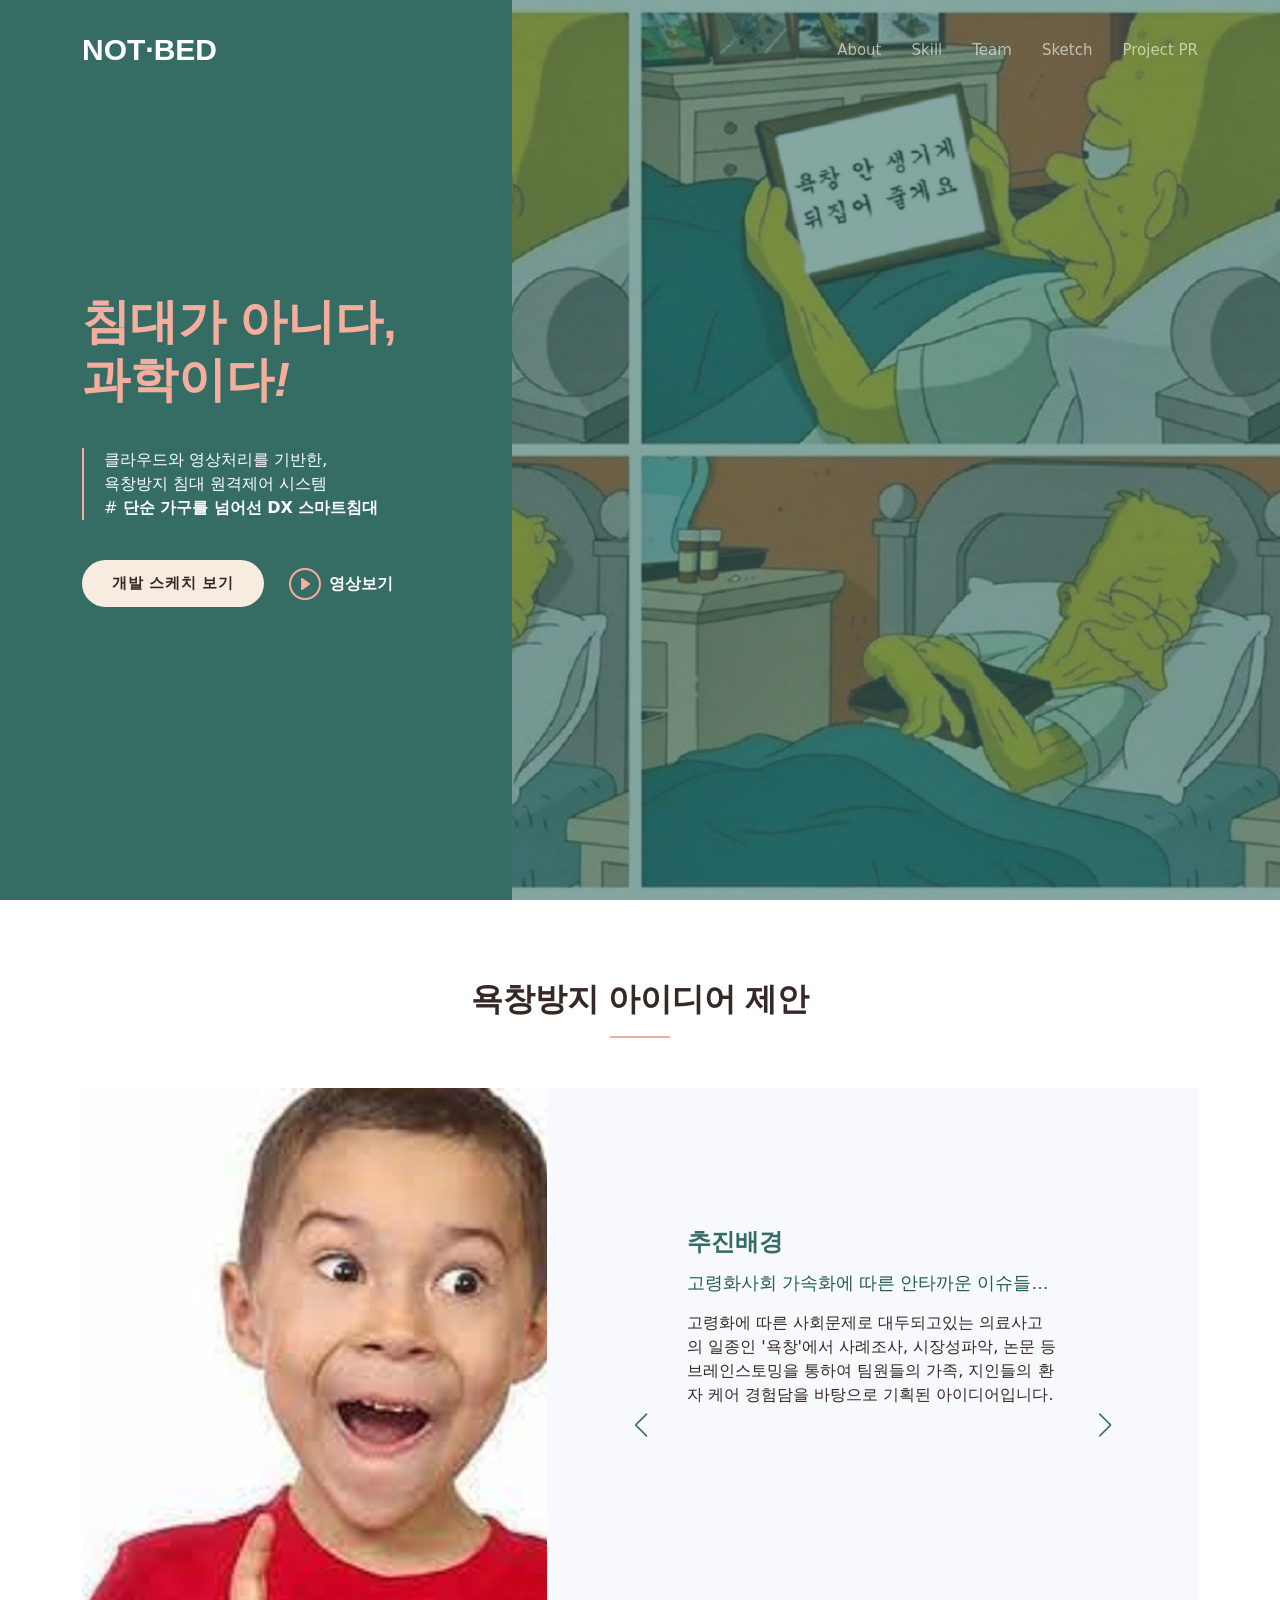
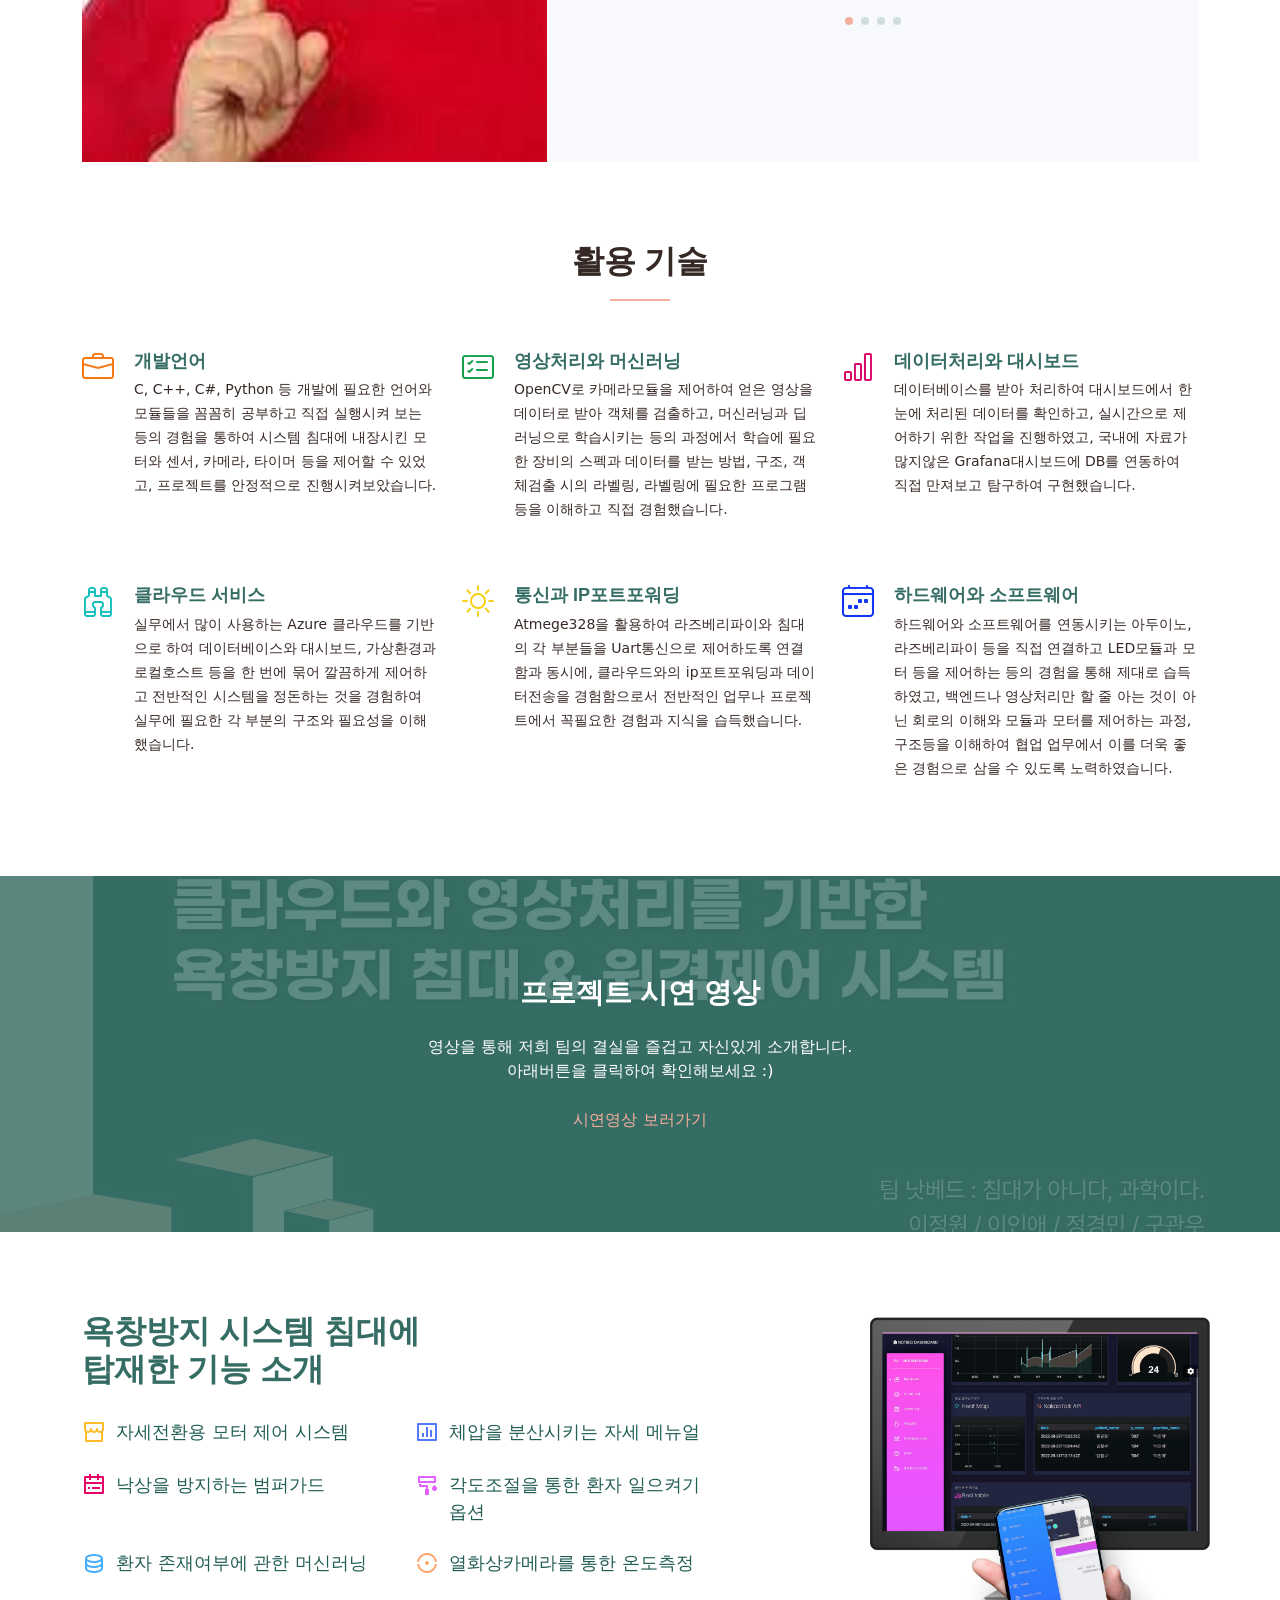
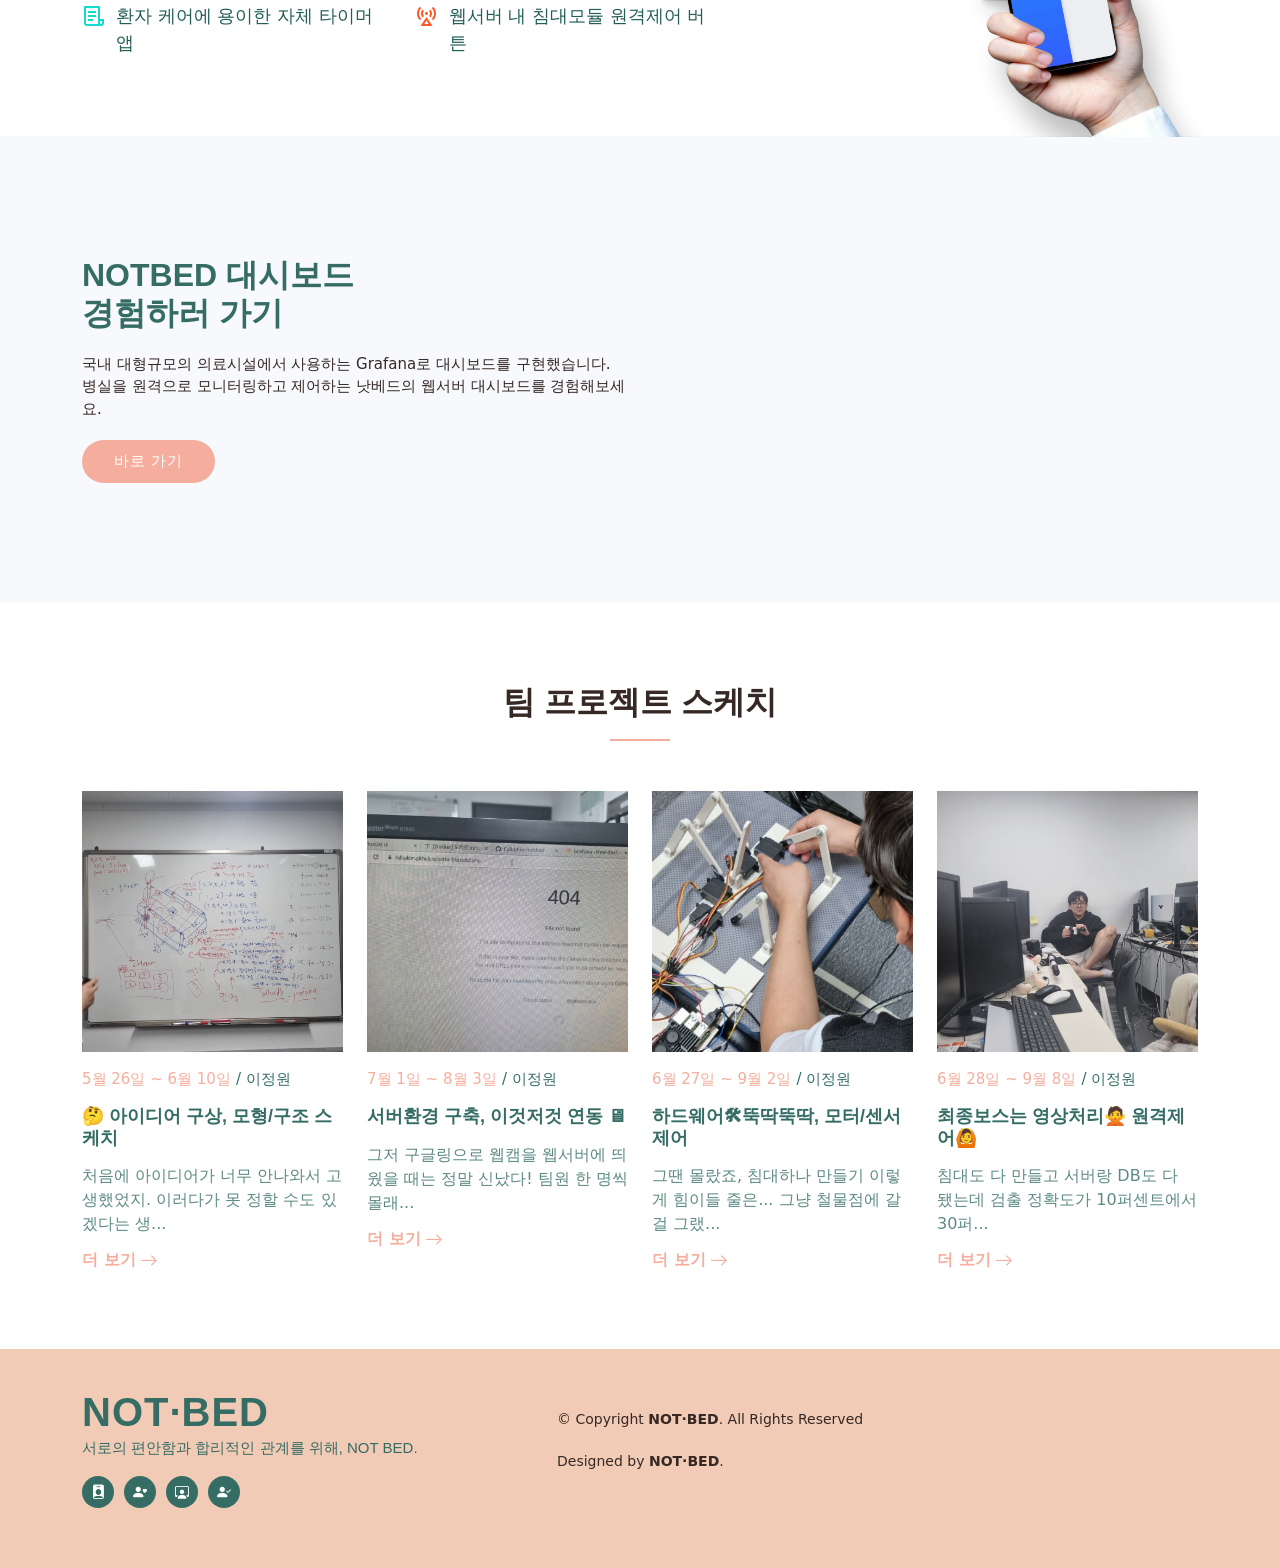
<file: teamportfoliosite/index.html>
<!DOCTYPE html>
<html lang="ko">

<head>
  <meta charset="utf-8">
  <meta content="width=device-width, initial-scale=1.0" name="viewport">

  <title>Project Team NotBed : Intro</title>
  <meta content="" name="description">
  <meta content="" name="keywords">

  <!-- Favicons -->
  <link href="assets/img/favicon.png" rel="icon">
  <link href="assets/img/apple-touch-icon.png" rel="apple-touch-icon">

  <!-- Google Fonts -->
  <link rel="preconnect" href="https://fonts.googleapis.com">
  <link rel="preconnect" href="https://fonts.gstatic.com" crossorigin>
  <link href="https://fonts.googleapis.com/css2?family=Gowun+Batang&family=IBM+Plex+Sans+KR:wght@100;200;300;400;500;600;700&display=swap" rel="stylesheet">

  <!-- Vendor CSS Files -->
  <link href="assets/vendor/bootstrap/css/bootstrap.min.css" rel="stylesheet">
  <link href="assets/vendor/bootstrap-icons/bootstrap-icons.css" rel="stylesheet">
  <link href="assets/vendor/aos/aos.css" rel="stylesheet">
  <link href="assets/vendor/glightbox/css/glightbox.min.css" rel="stylesheet">
  <link href="assets/vendor/swiper/swiper-bundle.min.css" rel="stylesheet">
  <link href="assets/vendor/remixicon/remixicon.css" rel="stylesheet">

  <!-- Template Main CSS File -->
  <link href="assets/css/main.css" rel="stylesheet">

  <!-- =======================================================
  * Template Name: Nova - v1.0.0
  * Template URL: https://bootstrapmade.com/nova-bootstrap-business-template/
  * Author: BootstrapMade.com
  * License: https://bootstrapmade.com/license/
  ======================================================== -->
</head>

<body class="page-index">

  <!-- ======= Header ======= -->
  <header id="header" class="header d-flex align-items-center fixed-top">
    <div class="container-fluid container-xl d-flex align-items-center justify-content-between">

      <a href="index.html" class="logo d-flex align-items-center">
        <!-- Uncomment the line below if you also wish to use an image logo -->
        <!-- <img src="assets/img/logo.png" alt=""> -->
        <h1 class="d-flex align-items-center">NOT·BED</h1>
      </a>

      <i class="mobile-nav-toggle mobile-nav-show bi bi-list"></i>
      <i class="mobile-nav-toggle mobile-nav-hide d-none bi bi-x"></i>

      <nav id="navbar" class="navbar">
        <ul>
          <li><a href="about.html" onMouseOver="this.innerHTML='프로젝트소개'" onMouseOut="this.innerHTML='About'">About</a></li>
          <li><a href="services.html" onMouseOver="this.innerHTML='활용기술'" onMouseOut="this.innerHTML='Skill'">Skill</a></li>
          <li><a href="team.html" onMouseOver="this.innerHTML='팀소개'" onMouseOut="this.innerHTML='Team'">Team</a></li>
          <li><a href="blog.html" onMouseOver="this.innerHTML='현장스케치'" onMouseOut="this.innerHTML='Sketch'">Sketch</a></li>
          <li><a href="contact.html" onMouseOver="this.innerHTML='발표PR자료'" onMouseOut="this.innerHTML='Project PR'">Project PR</a></li>
        </ul>
      </nav><!-- .navbar -->

    </div>
  </header><!-- End Header -->

  <!-- ======= Hero Section ======= -->
  <section id="hero" class="hero d-flex align-items-center">
    <div class="container">
      <div class="row">
        <div class="col-xl-4">
			<h2 data-aos="fade-up">침대가 아니다,<br>과학이다<i>!</i></h2>
          <blockquote data-aos="fade-up" data-aos-delay="100">
			  <p>클라우드와 영상처리를 기반한,<br>욕창방지 침대 원격제어 시스템<br>&#35; <b>단순 가구를 넘어선 DX 스마트침대</b></p>
          </blockquote>
          <div class="d-flex" data-aos="fade-up" data-aos-delay="200">
            <a href="blog.html" class="btn-get-started">개발 스케치 보기</a>
            <a href="https://www.youtube.com/watch?v=cND98NlgBQo" class="glightbox btn-watch-video d-flex align-items-center"><i class="bi bi-play-circle"></i><span>영상보기</span></a>
          </div>

        </div>
      </div>
    </div>
  </section><!-- End Hero Section -->

  <main id="main">

    <!-- ======= Why Choose Us Section ======= -->
    <section id="why-us" class="why-us">
      <div class="container" data-aos="fade-up">

        <div class="section-header">
          <h2>욕창방지 아이디어 제안</h2>

        </div>

        <div class="row g-0" data-aos="fade-up" data-aos-delay="200">

          <div class="col-xl-5 img-bg" style="background-image: url('assets/img/why-us-bg.jpg')"></div>
          <div class="col-xl-7 slides  position-relative">

            <div class="slides-1 swiper">
              <div class="swiper-wrapper">

                <div class="swiper-slide">
                  <div class="item">
                    <h3 class="mb-3">추진배경</h3>
                    <h4 class="mb-3">고령화사회 가속화에 따른 안타까운 이슈들…</h4>
                    <p>고령화에 따른 사회문제로 대두되고있는 의료사고의 일종인 '욕창'에서 사례조사, 시장성파악, 논문 등 브레인스토밍을 통하여 팀원들의 가족, 지인들의 환자 케어 경험담을 바탕으로 기획된 아이디어입니다.<br></p>
                  </div>
                </div><!-- End slide item -->

                <div class="swiper-slide">
                  <div class="item">
                    <h3 class="mb-3">시장조사</h3>
                    <h4 class="mb-3">사회적 이슈로 떠오르는 욕창이라는 재난에 대하여</h4>
                    <p>요양병원이나 중환자실 등 간병인이 수시로 케어해주지않으면 발생하는 욕창의 치료법은 수술과 비수술로 나눌 수 있으며, 전반적으로 아직까지 성공률이 높은 치료법이 없고 재발률이 높기 때문에 수시로 정성스러운 관리를 함으로서 이를 예방해주는 것 이외에는 뚜렷한 방안이 없습니다.<br>예방이 가장 최선이라는 사실에 착안하여 욕창을 방지하기위한 욕창방지 침대와 의료진의 메뉴얼등이 필수이며, 인력난에 대한 대책도 필요하다고 생각했습니다.</p>
                  </div>
                </div><!-- End slide item -->

                <div class="swiper-slide">
                  <div class="item">
                    <h3 class="mb-3">욕창환자의 사망이라는 재난</h3>
                    <h4 class="mb-3">요양병원에서는 당연히 생길 수 있다는 입장… 국민청원까지</h4>
                    <p>매일경제TV의 한 보도자료 에서는 시스템마련에 대한 필요성이 제기되었고, 우리 팀은 간호인력확대가 힘들다는 점을 해결함과 동시에 IT시대에 맞게 자동화 원격 제어와 논문 등의 다양한 자료를 토대로 파악한 욕창을 방지하는 방법과 조건에대해 고민하고 실현해보았습니다.</p>
                  </div>
                </div><!-- End slide item -->

                <div class="swiper-slide">
                  <div class="item">
                    <h3 class="mb-3">조금 더 과학적인 접근</h3>
					  <h4 class="mb-3">기존 욕창방지 시스템을 발전시키다</h4>
					  <p>프로젝트 팀 NOT BED(낫베드)는 병원 또는 요양시설 등에서 환자의 신체 부위 별 체압에 관한 논문을 검토하여 가장 효율적으로 체압이 분포될 수 있는 자세를 설정하여 제어할 수 있도록 구현했습니다.<br>원격으로 병실 침대를 제어, 체압이 분산되는 자세전환을 통해 환자 케어 · 회진에 편의를 더하고 궁극적으로 욕창 예방효과와 병원 시스템 효율을 증가시키는 기술을 제안합니다.</p>
                  </div>
                </div><!-- End slide item -->

              </div>
              <div class="swiper-pagination"></div>
            </div>
            <div class="swiper-button-prev"></div>
            <div class="swiper-button-next"></div>
          </div>

        </div>

      </div>
    </section><!-- End Why Choose Us Section -->

    <!-- ======= Our Services Section ======= -->
    <section id="services-list" class="services-list">
      <div class="container" data-aos="fade-up">

        <div class="section-header">
          <h2>활용 기술</h2>

        </div>

        <div class="row gy-5">

          <div class="col-lg-4 col-md-6 service-item d-flex" data-aos="fade-up" data-aos-delay="100">
            <div class="icon flex-shrink-0"><i class="bi bi-briefcase" style="color: #f57813;"></i></div>
            <div>
              <h4 class="title"><a href="#" class="stretched-link">개발언어</a></h4>
              <p class="description">C, C++, C#, Python 등 개발에 필요한 언어와 모듈들을 꼼꼼히 공부하고 직접 실행시켜 보는 등의 경험을 통하여 시스템 침대에 내장시킨 모터와 센서, 카메라, 타이머 등을 제어할 수 있었고, 프로젝트를 안정적으로 진행시켜보았습니다.</p>
            </div>
          </div>
          <!-- End Service Item -->

          <div class="col-lg-4 col-md-6 service-item d-flex" data-aos="fade-up" data-aos-delay="200">
            <div class="icon flex-shrink-0"><i class="bi bi-card-checklist" style="color: #15a04a;"></i></div>
            <div>
              <h4 class="title"><a href="#" class="stretched-link">영상처리와 머신러닝</a></h4>
              <p class="description">OpenCV로 카메라모듈을 제어하여 얻은 영상을 데이터로 받아 객체를 검출하고, 머신러닝과 딥러닝으로 학습시키는 등의 과정에서 학습에 필요한 장비의 스펙과 데이터를 받는 방법, 구조, 객체검출 시의 라벨링, 라벨링에 필요한 프로그램 등을 이해하고 직접 경험했습니다.</p>
            </div>
          </div><!-- End Service Item -->

          <div class="col-lg-4 col-md-6 service-item d-flex" data-aos="fade-up" data-aos-delay="300">
            <div class="icon flex-shrink-0"><i class="bi bi-bar-chart" style="color: #d90769;"></i></div>
            <div>
              <h4 class="title"><a href="#" class="stretched-link">데이터처리와 대시보드</a></h4>
              <p class="description">데이터베이스를 받아 처리하여 대시보드에서 한 눈에 처리된 데이터를 확인하고, 실시간으로 제어하기 위한 작업을 진행하였고, 국내에 자료가 많지않은 Grafana대시보드에 DB를 연동하여 직접 만져보고 탐구하여 구현했습니다.</p>
            </div>
          </div><!-- End Service Item -->

          <div class="col-lg-4 col-md-6 service-item d-flex" data-aos="fade-up" data-aos-delay="400">
            <div class="icon flex-shrink-0"><i class="bi bi-binoculars" style="color: #15bfbc;"></i></div>
            <div>
              <h4 class="title"><a href="#" class="stretched-link">클라우드 서비스</a></h4>
              <p class="description">실무에서 많이 사용하는 Azure 클라우드를 기반으로 하여 데이터베이스와 대시보드, 가상환경과 로컬호스트 등을 한 번에 묶어 깔끔하게 제어하고 전반적인 시스템을 정돈하는 것을 경험하여 실무에 필요한 각 부분의 구조와 필요성을 이해했습니다.</p>
            </div>
          </div><!-- End Service Item -->

          <div class="col-lg-4 col-md-6 service-item d-flex" data-aos="fade-up" data-aos-delay="500">
            <div class="icon flex-shrink-0"><i class="bi bi-brightness-high" style="color: #f5cf13;"></i></div>
            <div>
              <h4 class="title"><a href="#" class="stretched-link">통신과 IP포트포워딩</a></h4>
              <p class="description">Atmege328을 활용하여 라즈베리파이와 침대의 각 부분들을 Uart통신으로 제어하도록 연결함과 동시에, 클라우드와의 ip포트포워딩과 데이터전송을 경험함으로서 전반적인 업무나 프로젝트에서 꼭필요한 경험과 지식을 습득했습니다.</p>
            </div>
          </div><!-- End Service Item -->

          <div class="col-lg-4 col-md-6 service-item d-flex" data-aos="fade-up" data-aos-delay="600">
            <div class="icon flex-shrink-0"><i class="bi bi-calendar4-week" style="color: #1335f5;"></i></div>
            <div>
              <h4 class="title"><a href="#" class="stretched-link">하드웨어와 소프트웨어</a></h4>
              <p class="description">하드웨어와 소프트웨어를 연동시키는 아두이노, 라즈베리파이 등을 직접 연결하고 LED모듈과 모터 등을 제어하는 등의 경험을 통해 제대로 습득하였고, 백엔드나 영상처리만 할 줄 아는 것이 아닌 회로의 이해와 모듈과 모터를 제어하는 과정, 구조등을 이해하여 협업 업무에서 이를 더욱 좋은 경험으로 삼을 수 있도록 노력하였습니다.</p>
            </div>
          </div><!-- End Service Item -->

        </div>

      </div>
    </section><!-- End Our Services Section -->

    <!-- ======= Call To Action Section ======= -->
    <section id="call-to-action" class="call-to-action">
      <div class="container" data-aos="fade-up">
        <div class="row justify-content-center">
          <div class="col-lg-6 text-center">
            <h3>프로젝트 시연 영상</h3>
            <p>영상을 통해 저희 팀의 결실을 즐겁고 자신있게 소개합니다.<br>아래버튼을 클릭하여 확인해보세요 :)</p>
            <a href="https://www.youtube.com/watch?v=cND98NlgBQo" class="glightbox btn-watch-video align-items-center">시연영상 보러가기</a>
          </div>
        </div>

      </div>
    </section><!-- End Call To Action Section -->

    <!-- ======= Features Section ======= -->
    <section id="features" class="features">

      <div class="container" data-aos="fade-up">
        <div class="row">
          <div class="col-lg-7" data-aos="fade-up" data-aos-delay="100">
            <h3>욕창방지 시스템 침대에<br>탑재한 기능 소개</h3>

            <div class="row gy-4">

              <div class="col-md-6">
                <div class="icon-list d-flex">
                  <i class="ri-store-line" style="color: #ffbb2c;"></i>
                  <span>자세전환용 모터 제어 시스템</span>
                </div>
              </div><!-- End Icon List Item-->

              <div class="col-md-6">
                <div class="icon-list d-flex">
                  <i class="ri-bar-chart-box-line" style="color: #5578ff;"></i>
                  <span>체압을 분산시키는 자세 메뉴얼</span>
                </div>
              </div><!-- End Icon List Item-->

              <div class="col-md-6">
                <div class="icon-list d-flex">
                  <i class="ri-calendar-todo-line" style="color: #e80368;"></i>
                  <span>낙상을 방지하는 범퍼가드</span>
                </div>
              </div><!-- End Icon List Item-->

              <div class="col-md-6">
                <div class="icon-list d-flex">
                  <i class="ri-paint-brush-line" style="color: #e361ff;"></i>
                  <span>각도조절을 통한 환자 일으켜기 옵션</span>
                </div>
              </div><!-- End Icon List Item-->

              <div class="col-md-6">
                <div class="icon-list d-flex">
                  <i class="ri-database-2-line" style="color: #47aeff;"></i>
                  <span>환자 존재여부에 관한 머신러닝</span>
                </div>
              </div><!-- End Icon List Item-->

              <div class="col-md-6">
                <div class="icon-list d-flex">
                  <i class="ri-gradienter-line" style="color: #ffa76e;"></i>
                  <span>열화상카메라를 통한 온도측정</span>
                </div>
              </div><!-- End Icon List Item-->

              <div class="col-md-6">
                <div class="icon-list d-flex">
                  <i class="ri-file-list-3-line" style="color: #11dbcf;"></i>
                  <span>환자 케어에 용이한 자체 타이머 앱</span>
                </div>
              </div><!-- End Icon List Item-->

              <div class="col-md-6">
                <div class="icon-list d-flex">
                  <i class="ri-base-station-line" style="color: #ff5828;"></i>
                  <span>웹서버 내 침대모듈 원격제어 버튼</span>
                </div>
              </div><!-- End Icon List Item-->
            </div>
          </div>
          <div class="col-lg-5 position-relative" data-aos="fade-up" data-aos-delay="200">
            <div class="phone-wrap">
              <img src="assets/img/iphone.png" alt="Image" class="img-fluid">
            </div>
          </div>
        </div>

      </div>

      <div class="details">
        <div class="container" data-aos="fade-up" data-aos-delay="300">
          <div class="row">
            <div class="col-md-6">
              <h4>NOTBED 대시보드<br>경험하러 가기</h4>
              <p>국내 대형규모의 의료시설에서 사용하는 Grafana로 대시보드를 구현했습니다.<br>병실을 원격으로 모니터링하고 제어하는 낫베드의 웹서버 대시보드를 경험해보세요.</p>
              <a href="http://192.168.1.180/dashboard/index.html" class="btn-get-started">바로 가기</a>
            </div>
          </div>

        </div>
      </div>

    </section><!-- End Features Section -->

    <!-- ======= Recent Blog Posts Section ======= -->
    <section id="recent-posts" class="recent-posts">
      <div class="container" data-aos="fade-up">

        <div class="section-header">
          <h2>팀 프로젝트 스케치</h2>

        </div>

        <div class="row gy-5">

          <div class="col-xl-3 col-md-6" data-aos="fade-up" data-aos-delay="100">
            <div class="post-box">
              <div class="post-img"><img src="assets/img/blog/blog-1.jpg" class="img-fluid" alt=""></div>
              <div class="meta">
                <span class="post-date">5월 26일 &#126; 6월 10일</span>
                <span class="post-author"> / 이정원</span>
              </div>
              <h3 class="post-title">🤔 아이디어 구상, 모형/구조 스케치</h3>
              <p>처음에 아이디어가 너무 안나와서 고생했었지. 이러다가 못 정할 수도 있겠다는 생...</p>
              <a href="blog-details.html" class="readmore stretched-link"><span>더 보기</span><i class="bi bi-arrow-right"></i></a>
            </div>
          </div>

          <div class="col-xl-3 col-md-6" data-aos="fade-up" data-aos-delay="200">
            <div class="post-box">
              <div class="post-img"><img src="assets/img/blog/blog-2.jpg" class="img-fluid" alt=""></div>
              <div class="meta">
                <span class="post-date">7월 1일 &#126; 8월 3일</span>
                <span class="post-author"> / 이정원</span>
              </div>
              <h3 class="post-title">서버환경 구축, 이것저것 연동 🖥</h3>
			  <p>그저 구글링으로 웹캠을 웹서버에 띄웠을 때는 정말 신났다! 팀원 한 명씩 몰래...</p>
              <a href="blog-details.html" class="readmore stretched-link"><span>더 보기</span><i class="bi bi-arrow-right"></i></a>
            </div>
          </div>

          <div class="col-xl-3 col-md-6" data-aos="fade-up" data-aos-delay="300">
            <div class="post-box">
              <div class="post-img"><img src="assets/img/blog/blog-3.jpg" class="img-fluid" alt=""></div>
              <div class="meta">
                <span class="post-date">6월 27일 &#126; 9월 2일</span>
                <span class="post-author"> / 이정원</span>
              </div>
              <h3 class="post-title">하드웨어🛠뚝딱뚝딱, 모터/센서 제어</h3>
              <p>그땐 몰랐죠, 침대하나 만들기 이렇게 힘이들 줄은... 그냥 철물점에 갈 걸 그랬...</p>
              <a href="blog-details.html" class="readmore stretched-link"><span>더 보기</span><i class="bi bi-arrow-right"></i></a>
            </div>
          </div>

          <div class="col-xl-3 col-md-6" data-aos="fade-up" data-aos-delay="400">
            <div class="post-box">
              <div class="post-img"><img src="assets/img/blog/blog-4.jpg" class="img-fluid" alt=""></div>
              <div class="meta">
                <span class="post-date">6월 28일 &#126; 9월 8일</span>
                <span class="post-author"> / 이정원</span>
              </div>
              <h3 class="post-title">최종보스는 영상처리🙅 원격제어🙆</h3>
              <p>침대도 다 만들고 서버랑 DB도 다 됐는데 검출 정확도가 10퍼센트에서 30퍼...</p>
              <a href="blog-details.html" class="readmore stretched-link"><span>더 보기</span><i class="bi bi-arrow-right"></i></a>
            </div>
          </div>

        </div>

      </div>
    </section><!-- End Recent Blog Posts Section -->

  </main><!-- End #main -->

  <!-- ======= Footer ======= -->
  <footer id="footer" class="footer">

    <div class="footer-content">
      <div class="container">
        <div class="row gy-4">
          <div class="col-lg-5 col-md-12 footer-info">
            <a href="index.html" class="logo d-flex align-items-center">
              <span>NOT·BED</span>
            </a>
            <p>서로의 편안함과 합리적인 관계를 위해, NOT BED.</p>
            <div class="social-links d-flex  mt-3">
              <a href="https://fullipkim.github.io/portfolio_/" class="bi-person-badge-fill"></a>
              <a href="https://inae0615.github.io/inae_Lee/" class="bi-person-heart"></a>
              <a href="https://kkaemmi.github.io/project_1/" class="bi-person-workspace"></a>
              <a href="https://goo05041.github.io/kwanwoo/" class="bi-person-check-fill"></a>
            </div>
          </div>
		  <div class="col-lg-5 col-md 12 copyright">
          &copy; Copyright <strong><span>NOT·BED</span></strong>. All Rights Reserved
          <p><br>Designed by <strong><span>NOT·BED</span></strong>.</p>
          </div>
        </div>
      </div>
    </div>
  </footer>
	<!-- End Footer -->
  <!-- End Footer -->

  <a href="#" class="scroll-top d-flex align-items-center justify-content-center"><i class="bi bi-arrow-up-short"></i></a>

  <div id="preloader"></div>

  <!-- Vendor JS Files -->
  <script src="assets/vendor/bootstrap/js/bootstrap.bundle.min.js"></script>
  <script src="assets/vendor/aos/aos.js"></script>
  <script src="assets/vendor/glightbox/js/glightbox.min.js"></script>
  <script src="assets/vendor/swiper/swiper-bundle.min.js"></script>
  <script src="assets/vendor/isotope-layout/isotope.pkgd.min.js"></script>
  <script src="assets/vendor/php-email-form/validate.js"></script>

  <!-- Template Main JS File -->
  <script src="assets/js/main.js"></script>

</body>

</html>
</file>
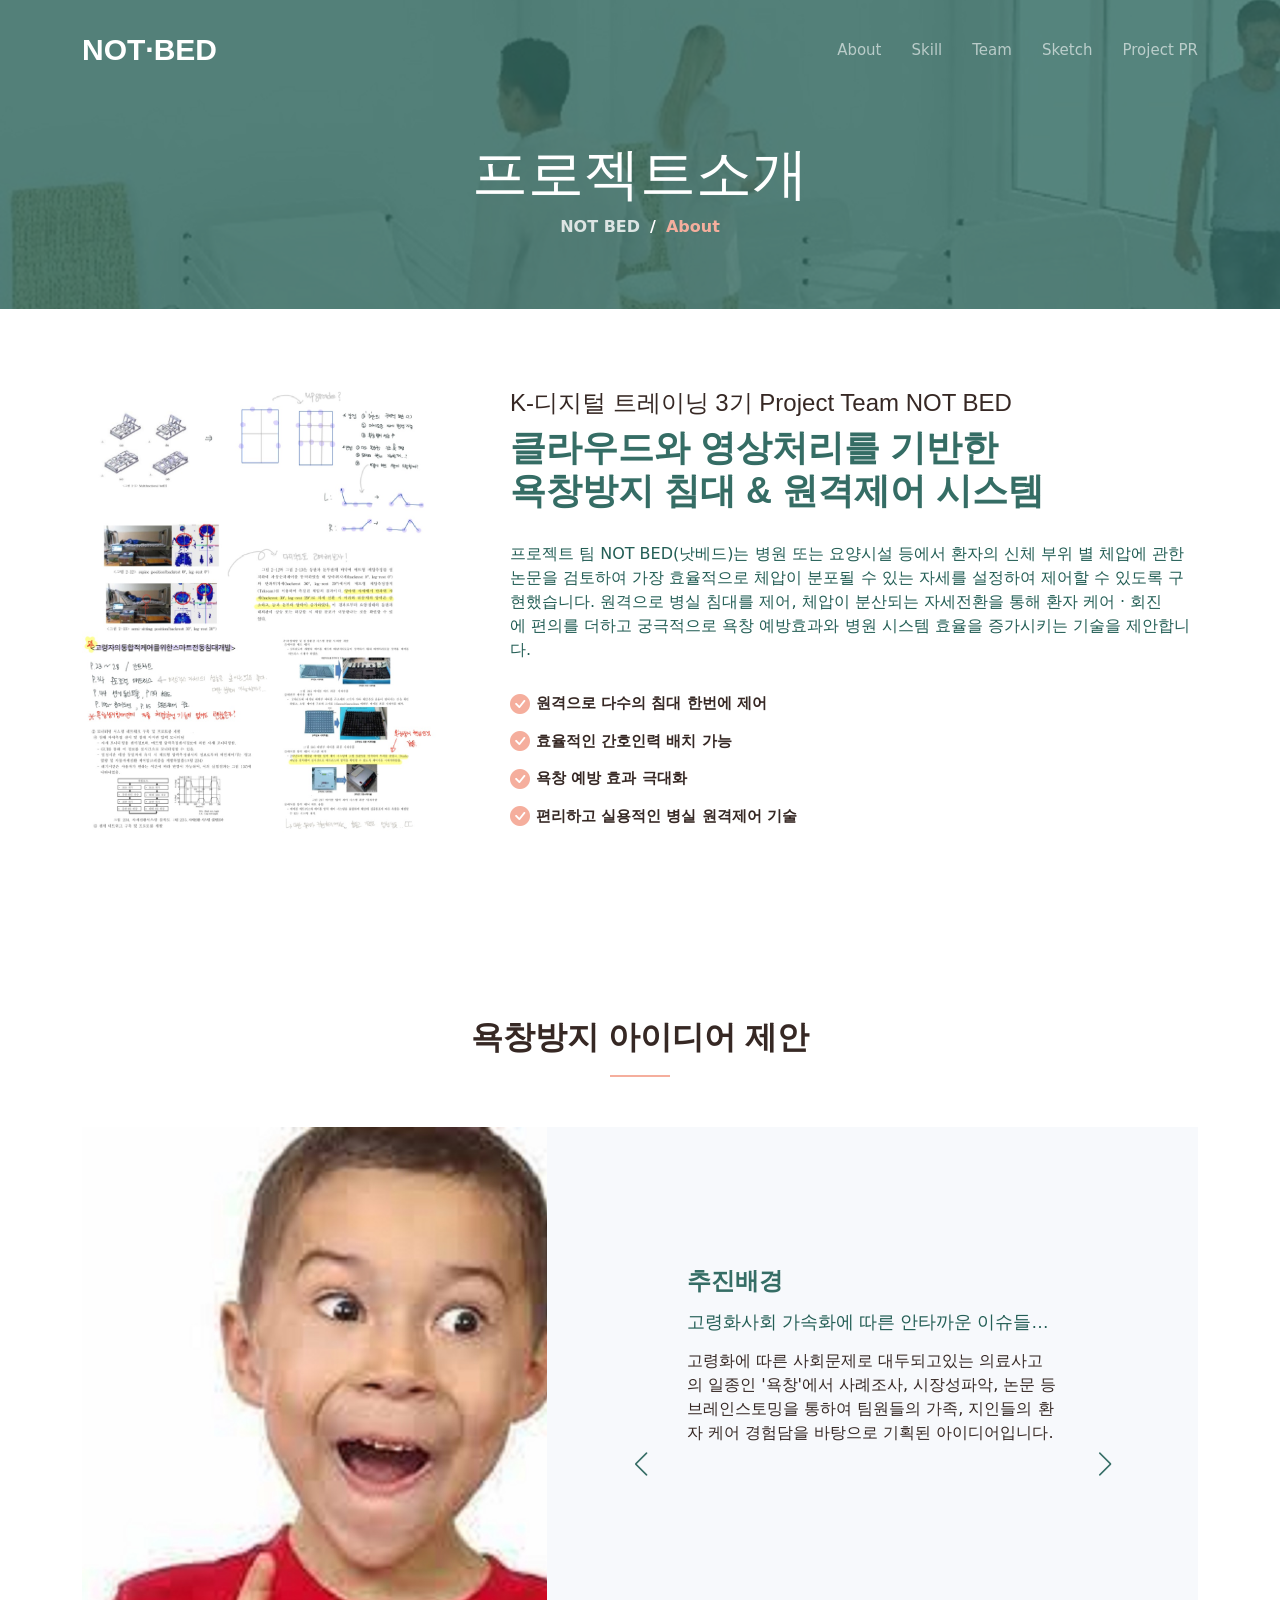
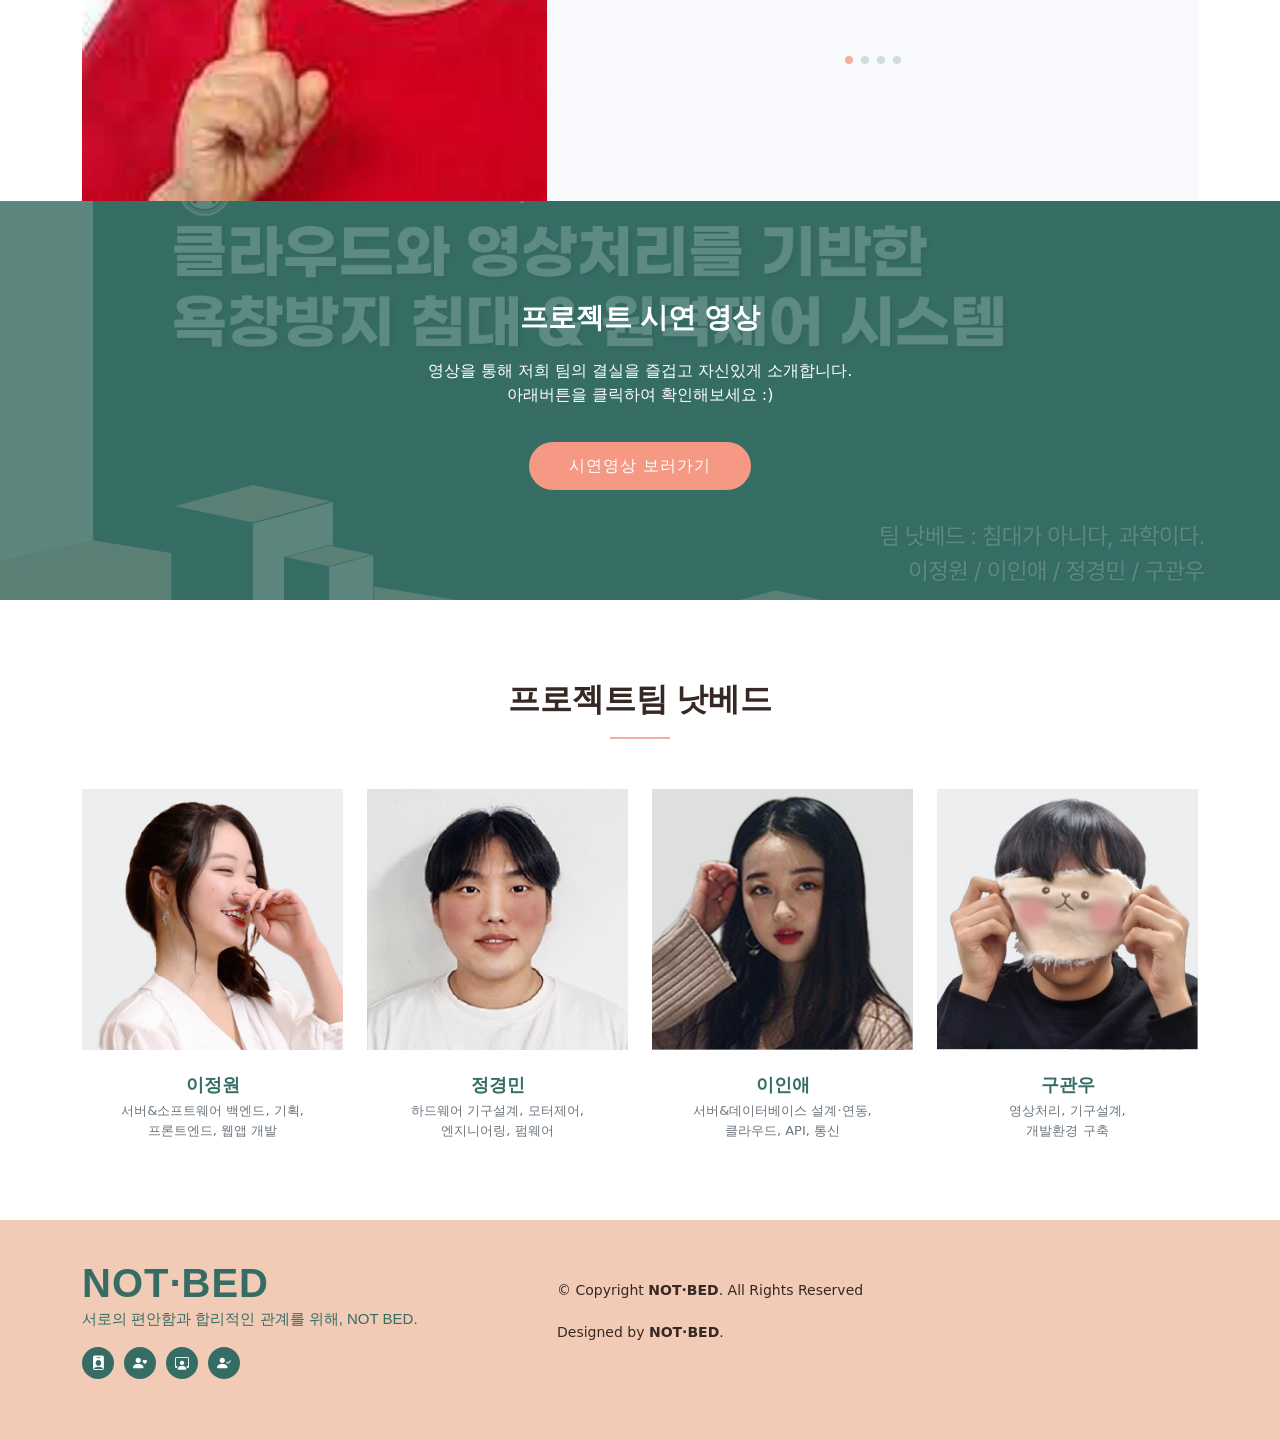
<file: teamportfoliosite/about.html>
<!DOCTYPE html>
<html lang="en">

<head>
  <meta charset="utf-8">
  <meta content="width=device-width, initial-scale=1.0" name="viewport">

  <title>Project Team NotBed : About</title>
  <meta content="" name="description">
  <meta content="" name="keywords">

  <!-- Favicons -->
  <link href="assets/img/favicon.png" rel="icon">
  <link href="assets/img/apple-touch-icon.png" rel="apple-touch-icon">

  <!-- Google Fonts -->
  <link rel="preconnect" href="https://fonts.googleapis.com">
  <link rel="preconnect" href="https://fonts.gstatic.com" crossorigin>
  <link href="https://fonts.googleapis.com/css2?family=Gowun+Batang&family=IBM+Plex+Sans+KR:wght@100;200;300;400;500;600;700&display=swap" rel="stylesheet">

  <!-- Vendor CSS Files -->
  <link href="assets/vendor/bootstrap/css/bootstrap.min.css" rel="stylesheet">
  <link href="assets/vendor/bootstrap-icons/bootstrap-icons.css" rel="stylesheet">
  <link href="assets/vendor/aos/aos.css" rel="stylesheet">
  <link href="assets/vendor/glightbox/css/glightbox.min.css" rel="stylesheet">
  <link href="assets/vendor/swiper/swiper-bundle.min.css" rel="stylesheet">
  <link href="assets/vendor/remixicon/remixicon.css" rel="stylesheet">

  <!-- Template Main CSS File -->
  <link href="assets/css/main.css" rel="stylesheet">

  <!-- =======================================================
  * Template Name: Nova - v1.0.0
  * Template URL: https://bootstrapmade.com/nova-bootstrap-business-template/
  * Author: BootstrapMade.com
  * License: https://bootstrapmade.com/license/
  ======================================================== -->
</head>

<body class="page-index">

  <!-- ======= Header ======= -->
  <header id="header" class="header d-flex align-items-center fixed-top">
    <div class="container-fluid container-xl d-flex align-items-center justify-content-between">

      <a href="index.html" class="logo d-flex align-items-center">
        <!-- Uncomment the line below if you also wish to use an image logo -->
        <!-- <img src="assets/img/logo.png" alt=""> -->
        <h1 class="d-flex align-items-center">NOT·BED</h1>
      </a>

      <i class="mobile-nav-toggle mobile-nav-show bi bi-list"></i>
      <i class="mobile-nav-toggle mobile-nav-hide d-none bi bi-x"></i>

      <nav id="navbar" class="navbar">
        <ul>
          <li><a href="about.html" onMouseOver="this.innerHTML='프로젝트소개'" onMouseOut="this.innerHTML='About'">About</a></li>
          <li><a href="services.html" onMouseOver="this.innerHTML='활용기술'" onMouseOut="this.innerHTML='Skill'">Skill</a></li>
          <li><a href="team.html" onMouseOver="this.innerHTML='팀소개'" onMouseOut="this.innerHTML='Team'">Team</a></li>
          <li><a href="blog.html" onMouseOver="this.innerHTML='현장스케치'" onMouseOut="this.innerHTML='Sketch'">Sketch</a></li>
          <li><a href="contact.html" onMouseOver="this.innerHTML='발표PR자료'" onMouseOut="this.innerHTML='Project PR'">Project PR</a></li>
        </ul>
      </nav><!-- .navbar -->

    </div>

  </header><!-- End Header -->

  <main id="main">

    <!-- ======= Breadcrumbs ======= -->
    <div class="breadcrumbs d-flex align-items-center" style="background-image: url('assets/img/about-header.jpg');">
      <div class="container position-relative d-flex flex-column align-items-center">

        <h2>프로젝트소개</h2>
        <ol>
          <li><a href="index.html">NOT BED</a></li>
          <li>About</li>
        </ol>

      </div>
    </div><!-- End Breadcrumbs -->

    <!-- ======= About Section ======= -->
    <section id="about" class="about">
      <div class="container" data-aos="fade-up">

        <div class="row gy-4" data-aos="fade-up">
          <div class="col-lg-4">
            <img src="assets/img/about.jpg" class="img-fluid" alt="">
          </div>
          <div class="col-lg-8">
            <div class="content ps-lg-5">
			  <h4>K-디지털 트레이닝 3기 Project Team NOT BED</h4>
              <h3>클라우드와 영상처리를 기반한<br>욕창방지 침대 &amp; 원격제어 시스템</h3>
              <p>프로젝트 팀 NOT BED(낫베드)는 병원 또는 요양시설 등에서 환자의 신체 부위 별 체압에 관한 논문을 검토하여 가장 효율적으로 체압이 분포될 수 있는 자세를 설정하여 제어할 수 있도록 구현했습니다. 원격으로 병실 침대를 제어, 체압이 분산되는 자세전환을 통해 환자 케어 · 회진에 편의를 더하고 궁극적으로 욕창 예방효과와 병원 시스템 효율을 증가시키는 기술을 제안합니다.
              </p>
              <ul>
                <li><i class="bi bi-check-circle-fill"></i> 원격으로 다수의 침대 한번에 제어</li>
                <li><i class="bi bi-check-circle-fill"></i> 효율적인 간호인력 배치 가능</li>
                <li><i class="bi bi-check-circle-fill"></i> 욕창 예방 효과 극대화</li>
				<li><i class="bi bi-check-circle-fill"></i> 편리하고 실용적인 병실 원격제어 기술</li>
              </ul>
            </div>
          </div>
        </div>

      </div>
    </section><!-- End About Section -->

    <!-- ======= Why Choose Us Section ======= -->
    <section id="why-us" class="why-us">
      <div class="container" data-aos="fade-up">

        <div class="section-header">
          <h2>욕창방지 아이디어 제안</h2>

        </div>

        <div class="row g-0" data-aos="fade-up" data-aos-delay="200">

          <div class="col-xl-5 img-bg" style="background-image: url('assets/img/why-us-bg.jpg')"></div>
          <div class="col-xl-7 slides  position-relative">

            <div class="slides-1 swiper">
              <div class="swiper-wrapper">

                <div class="swiper-slide">
                  <div class="item">
                    <h3 class="mb-3">추진배경</h3>
                    <h4 class="mb-3">고령화사회 가속화에 따른 안타까운 이슈들…</h4>
                    <p>고령화에 따른 사회문제로 대두되고있는 의료사고의 일종인 '욕창'에서 사례조사, 시장성파악, 논문 등 브레인스토밍을 통하여 팀원들의 가족, 지인들의 환자 케어 경험담을 바탕으로 기획된 아이디어입니다.<br></p>
                  </div>
                </div><!-- End slide item -->

                <div class="swiper-slide">
                  <div class="item">
                    <h3 class="mb-3">시장조사</h3>
                    <h4 class="mb-3">사회적 이슈로 떠오르는 욕창이라는 재난에 대하여</h4>
                    <p>요양병원이나 중환자실 등 간병인이 수시로 케어해주지않으면 발생하는 욕창의 치료법은 수술과 비수술로 나눌 수 있으며, 전반적으로 아직까지 성공률이 높은 치료법이 없고 재발률이 높기 때문에 수시로 정성스러운 관리를 함으로서 이를 예방해주는 것 이외에는 뚜렷한 방안이 없습니다.<br>예방이 가장 최선이라는 사실에 착안하여 욕창을 방지하기위한 욕창방지 침대와 의료진의 메뉴얼등이 필수이며, 인력난에 대한 대책도 필요하다고 생각했습니다.</p>
                  </div>
                </div><!-- End slide item -->

                <div class="swiper-slide">
                  <div class="item">
                    <h3 class="mb-3">욕창환자의 사망이라는 재난</h3>
                    <h4 class="mb-3">요양병원에서는 당연히 생길 수 있다는 입장… 국민청원까지</h4>
                    <p>매일경제TV의 한 보도자료 에서는 시스템마련에 대한 필요성이 제기되었고, 우리 팀은 간호인력확대가 힘들다는 점을 해결함과 동시에 IT시대에 맞게 자동화 원격 제어와 논문 등의 다양한 자료를 토대로 파악한 욕창을 방지하는 방법과 조건에대해 고민하고 실현해보았습니다.</p>
                  </div>
                </div><!-- End slide item -->

                <div class="swiper-slide">
                  <div class="item">
                    <h3 class="mb-3">조금 더 과학적인 접근</h3>
					  <h4 class="mb-3">기존 욕창방지 시스템을 발전시키다</h4>
					  <p>프로젝트 팀 NOT BED(낫베드)는 병원 또는 요양시설 등에서 환자의 신체 부위 별 체압에 관한 논문을 검토하여 가장 효율적으로 체압이 분포될 수 있는 자세를 설정하여 제어할 수 있도록 구현했습니다.<br>원격으로 병실 침대를 제어, 체압이 분산되는 자세전환을 통해 환자 케어 · 회진에 편의를 더하고 궁극적으로 욕창 예방효과와 병원 시스템 효율을 증가시키는 기술을 제안합니다.</p>
                  </div>
                </div><!-- End slide item -->

              </div>
              <div class="swiper-pagination"></div>
            </div>
            <div class="swiper-button-prev"></div>
            <div class="swiper-button-next"></div>
          </div>

        </div>

      </div>
    </section><!-- End Why Choose Us Section -->
	  
    <!-- ======= Call To Action Section ======= -->
    <section id="call-to-action" class="call-to-action">
      <div class="container" data-aos="fade-up">
        <div class="row justify-content-center">
          <div class="col-lg-6 text-center">
            <h3>프로젝트 시연 영상</h3>
            <p>영상을 통해 저희 팀의 결실을 즐겁고 자신있게 소개합니다.<br>아래버튼을 클릭하여 확인해보세요 :)</p>
            <a class="cta-btn" href="#">시연영상 보러가기</a>
          </div>
        </div>

      </div>
    </section><!-- End Call To Action Section -->

    <!-- ======= Team Section ======= -->
    <section id="team" class="team">
      <div class="container" data-aos="fade-up">

        <div class="section-header">
          <h2>프로젝트팀 낫베드</h2>

        </div>

        <div class="row gy-4">

          <div class="col-lg-3 col-md-6" data-aos="fade-up" data-aos-delay="100">
            <div class="team-member">
              <div class="member-img">
                <img src="assets/img/team/team-1.jpg" class="img-fluid" alt="">
                <div class="social">
                  <a href="https://github.com/fullipkim"><i class="bi bi-github"></i></a>
                  <a href="https://fullipkim.github.io/portfolio_/"><i class="bi bi-house-door"></i></a>
                  <a href="https://www.instagram.com/ki_ry_/"><i class="bi bi-instagram"></i></a>
                </div>
              </div>
              <div class="member-info">
                <h4>이정원</h4>
                <span>서버&amp;소프트웨어 백엔드, 기획,<br>프론트엔드, 웹앱 개발</span>
              </div>
            </div>
          </div><!-- End Team Member -->

          <div class="col-lg-3 col-md-6" data-aos="fade-up" data-aos-delay="200">
            <div class="team-member">
              <div class="member-img">
                <img src="assets/img/team/team-2.jpg" class="img-fluid" alt="">
                <div class="social">
                  <a href="https://github.com/kkaemmi"><i class="bi bi-github"></i></a>
                  <a href="https://kkaemmi.github.io/project_1/"><i class="bi bi-house-door"></i></a>
                  <a href="https://www.instagram.com/"><i class="bi bi-instagram"></i></a>
                </div>
              </div>
              <div class="member-info">
                <h4>정경민</h4>
                <span>하드웨어 기구설계, 모터제어,<br>엔지니어링, 펌웨어</span>
              </div>
            </div>
          </div><!-- End Team Member -->

          <div class="col-lg-3 col-md-6" data-aos="fade-up" data-aos-delay="300">
            <div class="team-member">
              <div class="member-img">
                <img src="assets/img/team/team-3.jpg" class="img-fluid" alt="">
                <div class="social">
                  <a href="https://github.com/inae0615"><i class="bi bi-github"></i></a>
                  <a href="https://inae0615.github.io/inae_Lee/"><i class="bi bi-house-door"></i></a>
                  <a href="https://www.instagram.com/in_s2___"><i class="bi bi-instagram"></i></a>
                </div>
              </div>
              <div class="member-info">
                <h4>이인애</h4>
                <span>서버&amp;데이터베이스 설계·연동,<br>클라우드, API, 통신</span>
              </div>
            </div>
          </div><!-- End Team Member -->

          <div class="col-lg-3 col-md-6" data-aos="fade-up" data-aos-delay="400">
            <div class="team-member">
              <div class="member-img">
                <img src="assets/img/team/team-4.jpg" class="img-fluid" alt="">
                <div class="social">
                  <a href="hhttps://github.com/goo05041"><i class="bi bi-github"></i></a>
                  <a href="https://goo05041.github.io/kwanwoo/"><i class="bi bi-house-door"></i></a>
                  <a href="https://www.instagram.com/goo05041"><i class="bi bi-instagram"></i></a>
                </div>
              </div>
              <div class="member-info">
                <h4>구관우</h4>
                <span>영상처리, 기구설계,<br>개발환경 구축</span>
              </div>
            </div>
          </div><!-- End Team Member -->

        </div>

      </div>

    </section><!-- End Team Section -->

  </main><!-- End #main -->

  <!-- ======= Footer ======= -->
  <footer id="footer" class="footer">

    <div class="footer-content">
      <div class="container">
        <div class="row gy-4">
          <div class="col-lg-5 col-md-12 footer-info">
            <a href="index.html" class="logo d-flex align-items-center">
              <span>NOT·BED</span>
            </a>
            <p>서로의 편안함과 합리적인 관계를 위해, NOT BED.</p>
            <div class="social-links d-flex  mt-3">
              <a href="https://fullipkim.github.io/portfolio_/" class="bi-person-badge-fill"></a>
              <a href="https://inae0615.github.io/inae_Lee/" class="bi-person-heart"></a>
              <a href="https://kkaemmi.github.io/project_1/" class="bi-person-workspace"></a>
              <a href="https://goo05041.github.io/kwanwoo/" class="bi-person-check-fill"></a>
            </div>
          </div>
		  <div class="col-lg-5 col-md 12 copyright">
          &copy; Copyright <strong><span>NOT·BED</span></strong>. All Rights Reserved
          <p><br>Designed by <strong><span>NOT·BED</span></strong>.</p>
          </div>
        </div>
      </div>
    </div>
  </footer>
  <!-- End Footer -->

  <a href="#" class="scroll-top d-flex align-items-center justify-content-center"><i class="bi bi-arrow-up-short"></i></a>

  <div id="preloader"></div>

  <!-- Vendor JS Files -->
  <script src="assets/vendor/bootstrap/js/bootstrap.bundle.min.js"></script>
  <script src="assets/vendor/aos/aos.js"></script>
  <script src="assets/vendor/glightbox/js/glightbox.min.js"></script>
  <script src="assets/vendor/swiper/swiper-bundle.min.js"></script>
  <script src="assets/vendor/isotope-layout/isotope.pkgd.min.js"></script>
  <script src="assets/vendor/php-email-form/validate.js"></script>

  <!-- Template Main JS File -->
  <script src="assets/js/main.js"></script>

</body>

</html>
</file>
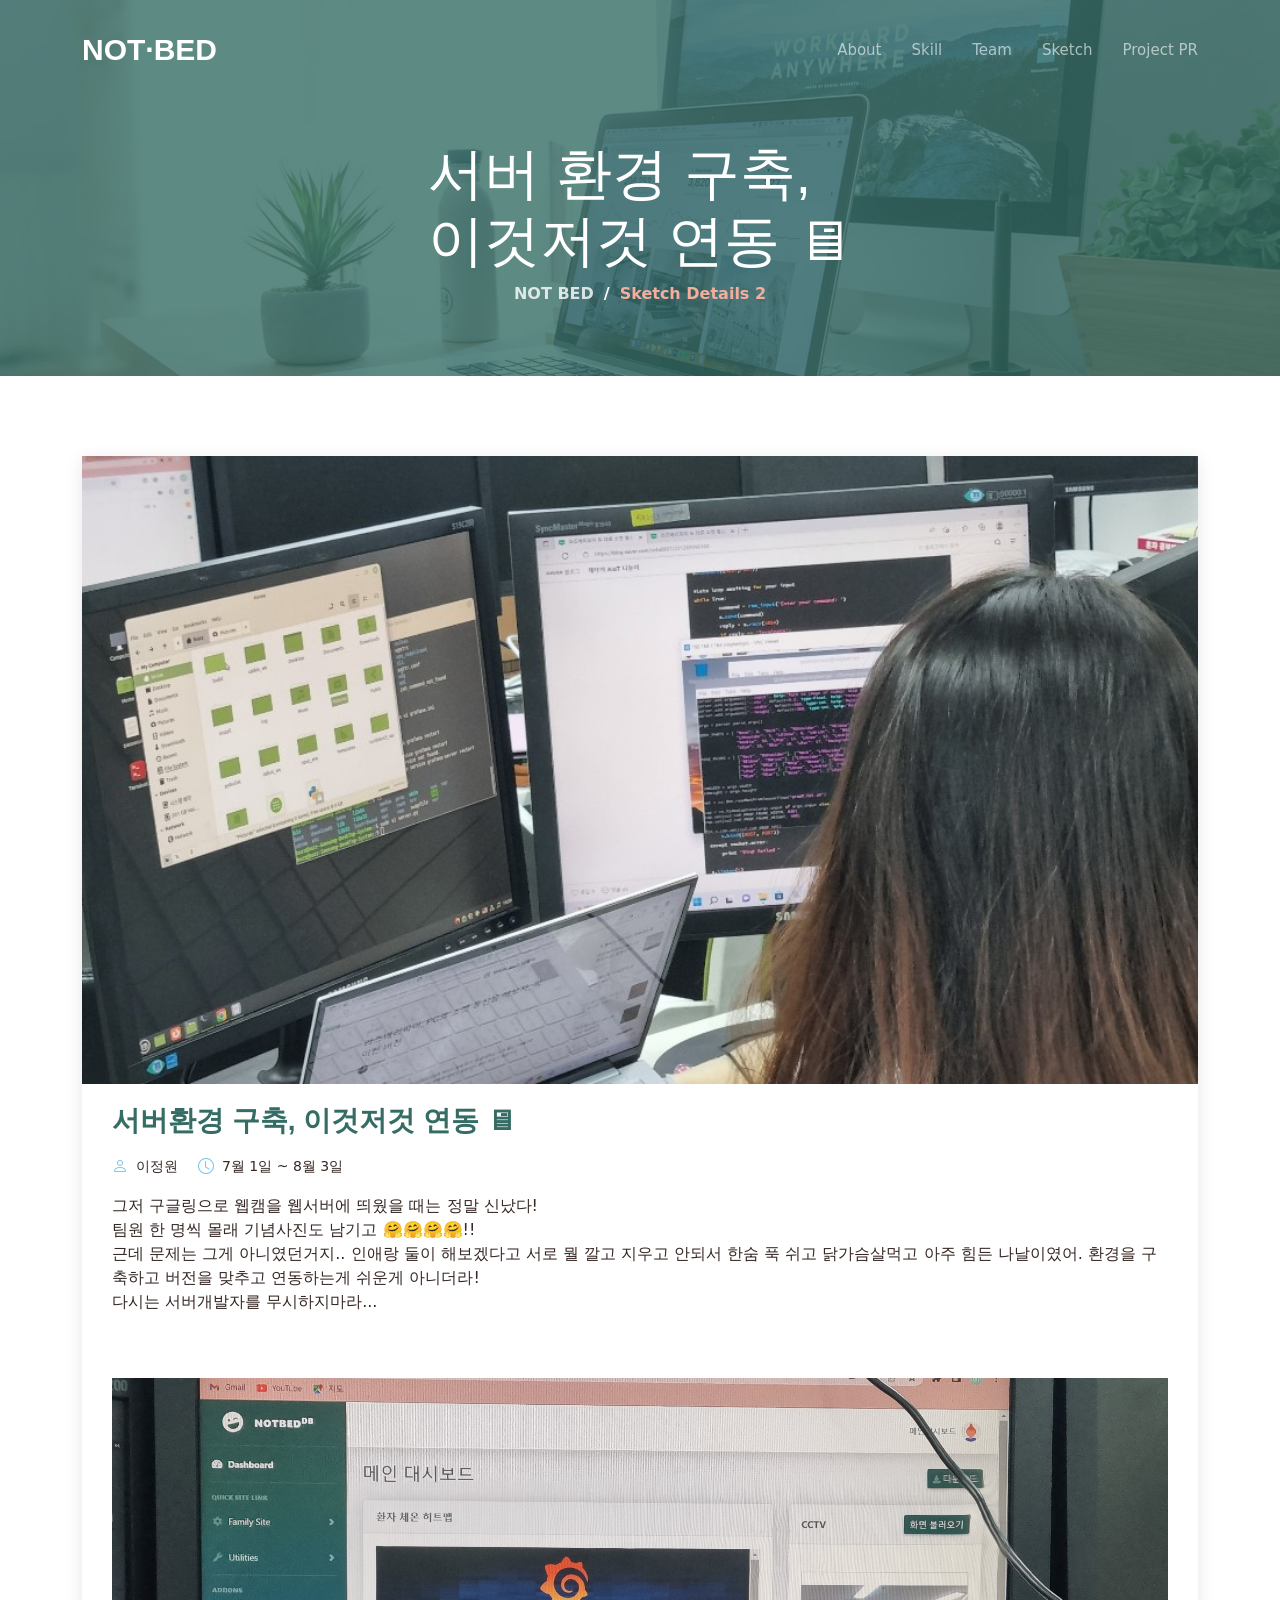
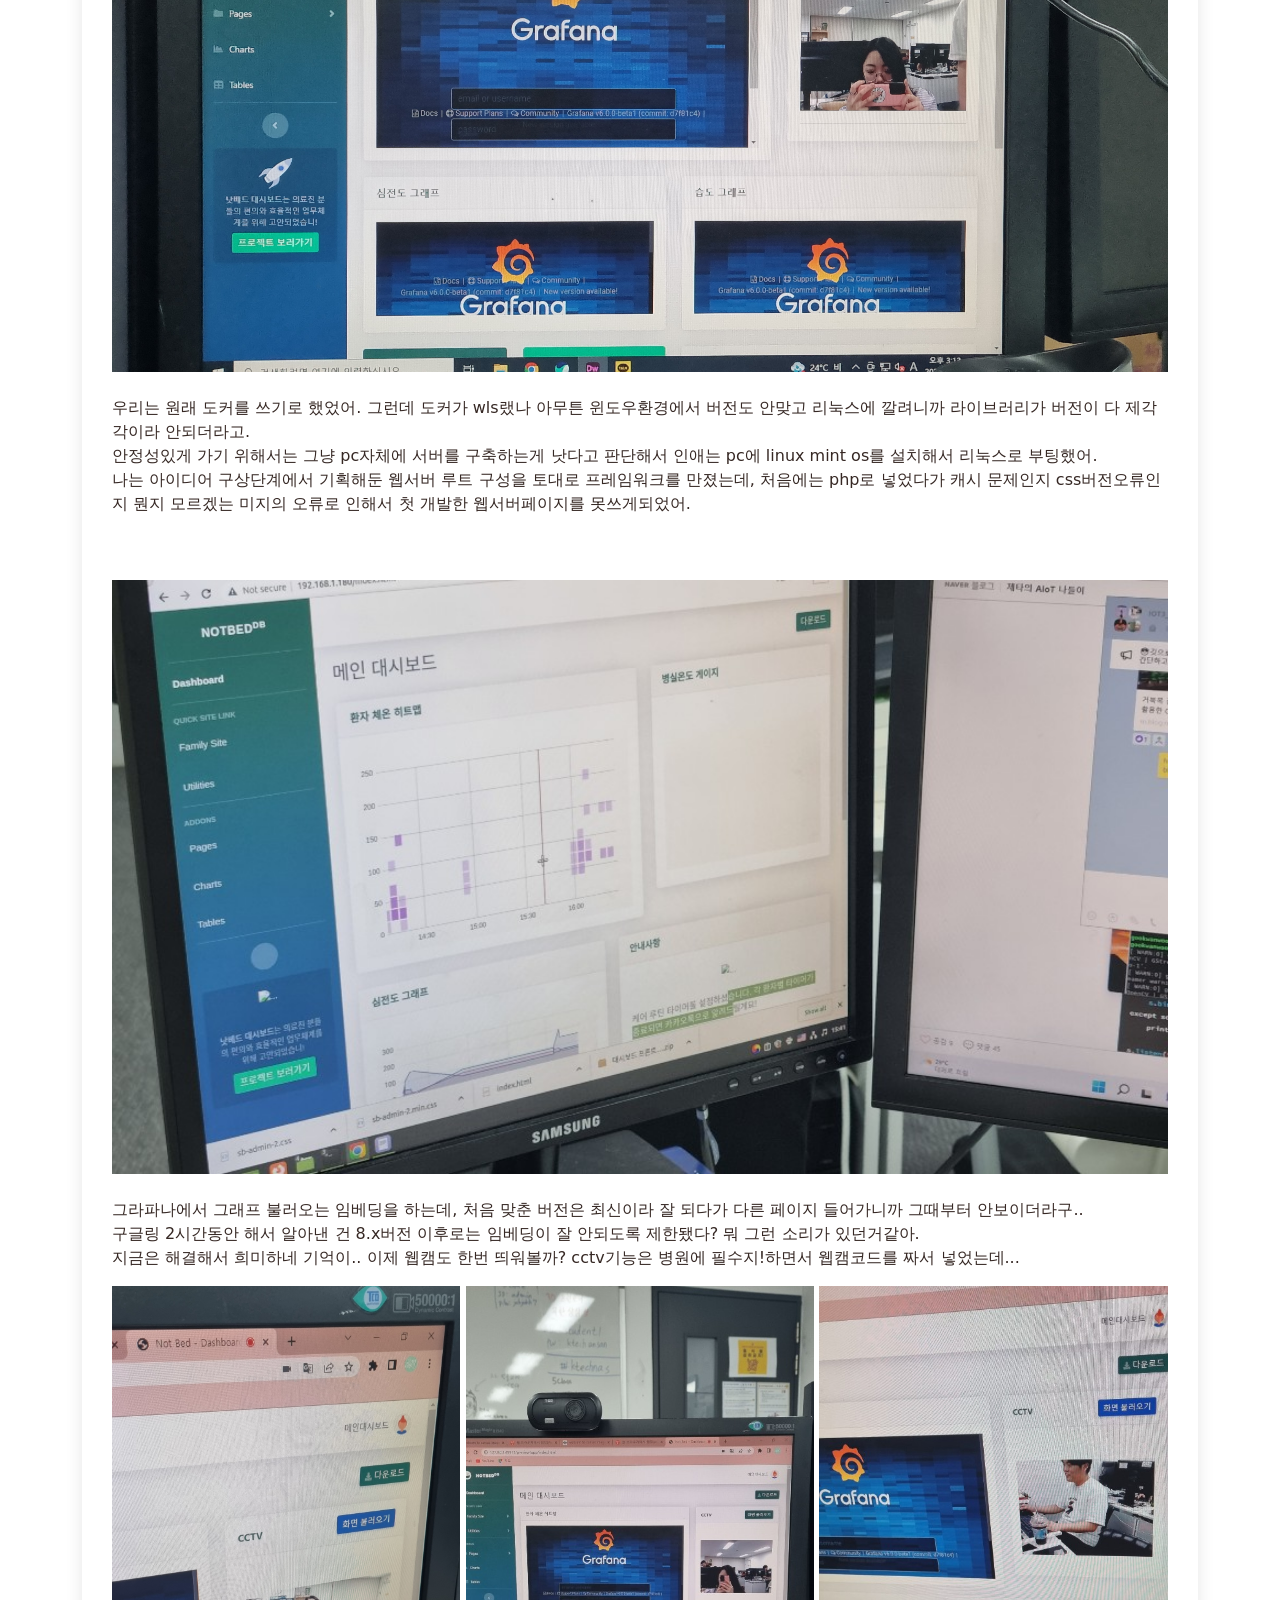
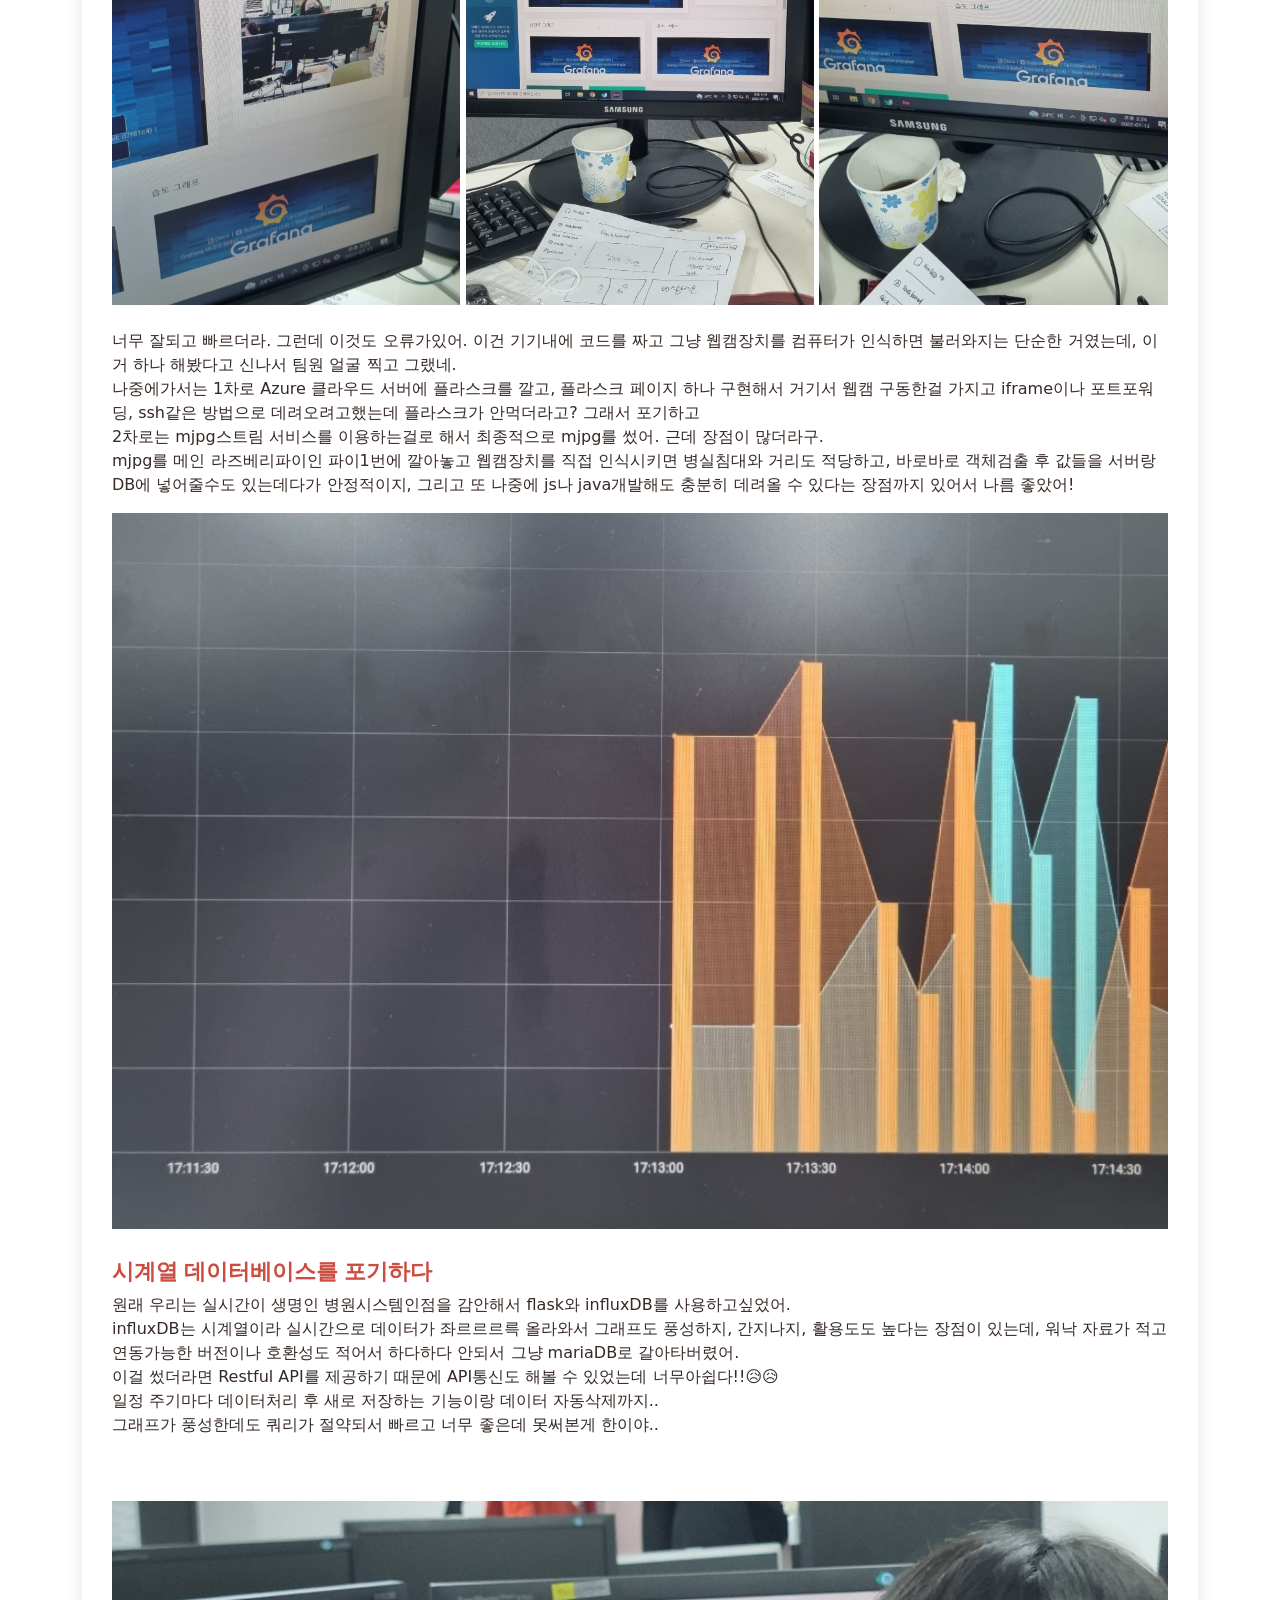
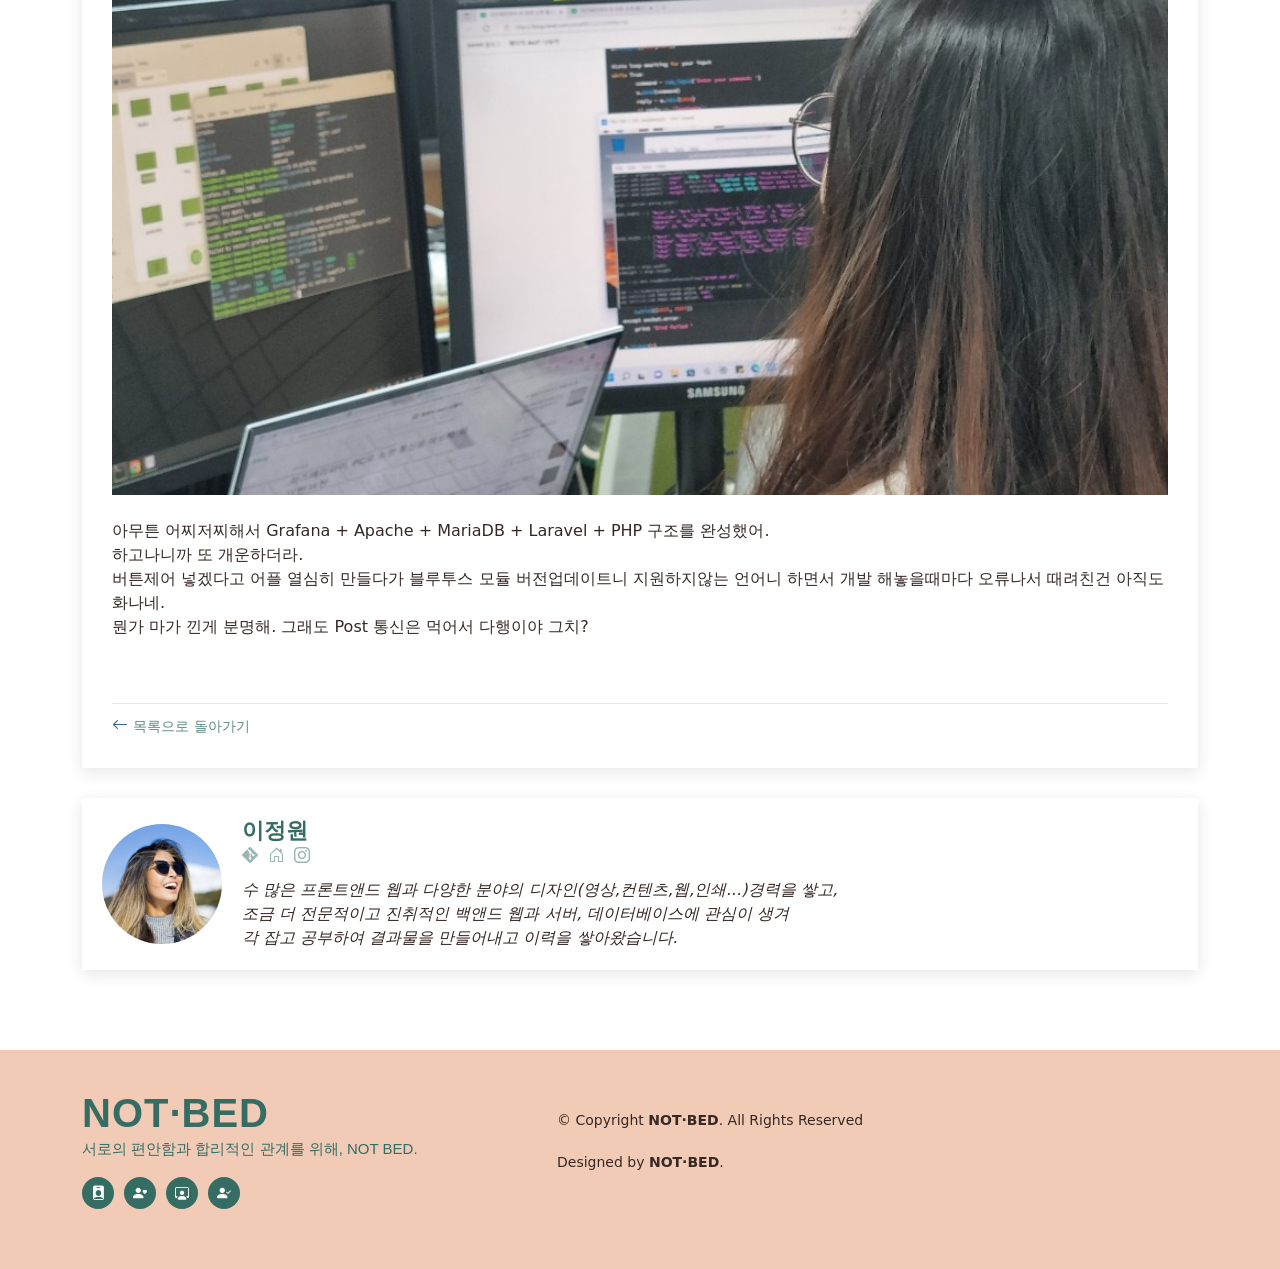
<file: teamportfoliosite/blog-details2.html>
<!DOCTYPE html>
<html lang="en">

<head>
  <meta charset="utf-8">
  <meta content="width=device-width, initial-scale=1.0" name="viewport">

  <title>Project Team NotBed : Sketch</title>
  <meta content="" name="description">
  <meta content="" name="keywords">

  <!-- Favicons -->
  <link href="assets/img/favicon.png" rel="icon">
  <link href="assets/img/apple-touch-icon.png" rel="apple-touch-icon">

  <!-- Google Fonts -->
  <link rel="preconnect" href="https://fonts.googleapis.com">
  <link rel="preconnect" href="https://fonts.gstatic.com" crossorigin>
  <link href="https://fonts.googleapis.com/css2?family=Gowun+Batang&family=IBM+Plex+Sans+KR:wght@100;200;300;400;500;600;700&display=swap" rel="stylesheet">

  <!-- Vendor CSS Files -->
  <link href="assets/vendor/bootstrap/css/bootstrap.min.css" rel="stylesheet">
  <link href="assets/vendor/bootstrap-icons/bootstrap-icons.css" rel="stylesheet">
  <link href="assets/vendor/aos/aos.css" rel="stylesheet">
  <link href="assets/vendor/glightbox/css/glightbox.min.css" rel="stylesheet">
  <link href="assets/vendor/swiper/swiper-bundle.min.css" rel="stylesheet">
  <link href="assets/vendor/remixicon/remixicon.css" rel="stylesheet">

  <!-- Template Main CSS File -->
  <link href="assets/css/main.css" rel="stylesheet">

  <!-- =======================================================
  * Template Name: Nova - v1.0.0
  * Template URL: https://bootstrapmade.com/nova-bootstrap-business-template/
  * Author: BootstrapMade.com
  * License: https://bootstrapmade.com/license/
  ======================================================== -->
</head>

<body class="page-index">

  <!-- ======= Header ======= -->
  <header id="header" class="header d-flex align-items-center fixed-top">
    <div class="container-fluid container-xl d-flex align-items-center justify-content-between">

      <a href="index.html" class="logo d-flex align-items-center">
        <!-- Uncomment the line below if you also wish to use an image logo -->
        <!-- <img src="assets/img/logo.png" alt=""> -->
        <h1 class="d-flex align-items-center">NOT·BED</h1>
      </a>

      <i class="mobile-nav-toggle mobile-nav-show bi bi-list"></i>
      <i class="mobile-nav-toggle mobile-nav-hide d-none bi bi-x"></i>

      <nav id="navbar" class="navbar">
        <ul>
          <li><a href="about.html" onMouseOver="this.innerHTML='프로젝트소개'" onMouseOut="this.innerHTML='About'">About</a></li>
          <li><a href="services.html" onMouseOver="this.innerHTML='활용기술'" onMouseOut="this.innerHTML='Skill'">Skill</a></li>
          <li><a href="team.html" onMouseOver="this.innerHTML='팀소개'" onMouseOut="this.innerHTML='Team'">Team</a></li>
          <li><a href="blog.html" onMouseOver="this.innerHTML='현장스케치'" onMouseOut="this.innerHTML='Sketch'">Sketch</a></li>
          <li><a href="contact.html" onMouseOver="this.innerHTML='발표PR자료'" onMouseOut="this.innerHTML='Project PR'">Project PR</a></li>
        </ul>
      </nav><!-- .navbar -->

    </div>

  </header><!-- End Header -->

  <main id="main">

    <!-- ======= Breadcrumbs ======= -->
    <div class="breadcrumbs d-flex align-items-center" style="background-image: url('assets/img/blog-header.jpg');">
      <div class="container position-relative d-flex flex-column align-items-center">

        <h2>서버 환경 구축,<br>이것저것 연동 🖥</h2>
        <ol>
          <li><a href="index.html">NOT BED</a></li>
          <li>Sketch Details 2</li>
        </ol>

      </div>
    </div><!-- End Breadcrumbs -->

    <!-- ======= Blog Details Section ======= -->
    <section id="blog" class="blog">
      <div class="container" data-aos="fade-up">

        <div class="row g-5">

          <div class="col-lg-12" data-aos="fade-up" data-aos-delay="200">

            <article class="blog-details">

              <div class="post-img">
                <img src="assets/img/blog/server (13).jpg" alt="" width="100%" class="img-fluid">
              </div>

              <h2 class="title">서버환경 구축, 이것저것 연동 🖥</h2>

              <div class="meta-top">
                <ul>
                  <li class="d-flex align-items-center"><i class="bi bi-person"></i> <a href="blog-details.html">이정원</a></li>
                  <li class="d-flex align-items-center"><i class="bi bi-clock"></i> <a href="blog-details.html">7월 1일 &#126; 8월 3일</a></li>
                </ul>
              </div><!-- End meta top -->

              <div class="content">
                <p>
                그저 구글링으로 웹캠을 웹서버에 띄웠을 때는 정말 신났다!<br>팀원 한 명씩 몰래 기념사진도 남기고 🤗🤗🤗🤗!!<br>근데 문제는 그게 아니였던거지.. 인애랑 둘이 해보겠다고 서로 뭘 깔고 지우고 안되서 한숨 푹 쉬고 닭가슴살먹고 아주 힘든 나날이였어. 환경을 구축하고 버전을 맞추고 연동하는게 쉬운게 아니더라!<br>다시는 서버개발자를 무시하지마라...&nbsp; &nbsp; <br><br><br></p>
				  
				<img src="assets/img/blog/server (2).jpg" class="img-fluid" alt="" width="100%" />
                <p><br>
                우리는 원래 도커를 쓰기로 했었어. 그런데 도커가 wls랬나 아무튼 윈도우환경에서 버전도 안맞고 리눅스에 깔려니까 라이브러리가 버전이 다 제각각이라 안되더라고.<br>안정성있게 가기 위해서는 그냥 pc자체에 서버를 구축하는게 낫다고 판단해서 인애는 pc에 linux mint os를 설치해서 리눅스로 부팅했어.<br>나는 아이디어 구상단계에서 기획해둔 웹서버 루트 구성을 토대로 프레임워크를 만졌는데, 처음에는 php로 넣었다가 캐시 문제인지 css버전오류인지 뭔지 모르겠는 미지의 오류로 인해서 첫 개발한 웹서버페이지를 못쓰게되었어.<br><br><br></p>
				<img src="assets/img/blog/server (10).jpg" class="img-fluid" alt="" width="100%" />
                <p>
                  <br>
					그라파나에서 그래프 불러오는 임베딩을 하는데, 처음 맞춘 버전은 최신이라 잘 되다가 다른 페이지 들어가니까 그때부터 안보이더라구..<br>구글링 2시간동안 해서 알아낸 건 8.x버전 이후로는 임베딩이 잘 안되도록 제한됐다? 뭐 그런 소리가 있던거같아.<br>지금은 해결해서 희미하네 기억이.. 이제 웹캠도 한번 띄워볼까? cctv기능은 병원에 필수지!하면서 웹캠코드를 짜서 넣었는데...
                </p>

                <img src="assets/img/blog/server (5).jpg" class="img-fluid" alt="" width="33%"/>
                <img src="assets/img/blog/server (7).jpg" class="img-fluid" alt="" width="33%" />
	            <img src="assets/img/blog/server (8).jpg" class="img-fluid" alt="" width="33%" />
                <p>
                  <br>너무 잘되고 빠르더라. 그런데 이것도 오류가있어. 이건 기기내에 코드를 짜고 그냥 웹캠장치를 컴퓨터가 인식하면 불러와지는 단순한 거였는데, 이거 하나 해봤다고 신나서 팀원 얼굴 찍고 그랬네.<br>나중에가서는 1차로 Azure 클라우드 서버에 플라스크를 깔고, 플라스크 페이지 하나 구현해서 거기서 웹캠 구동한걸 가지고 iframe이나 포트포워딩, ssh같은 방법으로 데려오려고했는데 플라스크가 안먹더라고? 그래서 포기하고<br>2차로는 mjpg스트림 서비스를 이용하는걸로 해서 최종적으로 mjpg를 썼어. 근데 장점이 많더라구.<br>mjpg를 메인 라즈베리파이인 파이1번에 깔아놓고 웹캠장치를 직접 인식시키면 병실침대와 거리도 적당하고, 바로바로 객체검출 후 값들을 서버랑 DB에 넣어줄수도 있는데다가 안정적이지, 그리고 또 나중에 js나 java개발해도 충분히 데려올 수 있다는 장점까지 있어서 나름 좋았어!<br>
				</p>
                <img src="assets/img/blog/server (11).jpg" class="img-fluid" alt="" width="100%" />

                <h3>시계열 데이터베이스를 포기하다</h3>
                <p>
                  원래 우리는 실시간이 생명인 병원시스템인점을 감안해서 flask와 influxDB를 사용하고싶었어.<br>influxDB는 시계열이라 실시간으로 데이터가 좌르르르륵 올라와서 그래프도 풍성하지, 간지나지, 활용도도 높다는 장점이 있는데, 워낙 자료가 적고 연동가능한 버전이나 호환성도 적어서 하다하다 안되서 그냥 mariaDB로 갈아타버렸어.<br>이걸 썼더라면 Restful API를 제공하기 때문에 API통신도 해볼 수 있었는데 너무아쉽다!!😥😥<br> 일정 주기마다 데이터처리 후 새로 저장하는 기능이랑 데이터 자동삭제까지..<br>그래프가 풍성한데도 쿼리가 절약되서 빠르고 너무 좋은데 못써본게 한이야..<br><br><br>
                </p>
				<img src="assets/img/blog/server (14).jpg" class="img-fluid" width="100%" alt="">
                <p><br>
                  아무튼 어찌저찌해서 Grafana + Apache + MariaDB + Laravel + PHP 구조를 완성했어.<br>하고나니까 또 개운하더라.<br>버튼제어 넣겠다고 어플 열심히 만들다가 블루투스 모듈 버전업데이트니 지원하지않는 언어니 하면서 개발 해놓을때마다 오류나서 때려친건 아직도 화나네.<br>뭔가 마가 낀게 분명해. 그래도 Post 통신은 먹어서 다행이야 그치?<br><br><br>
                </p>

              </div><!-- End post content -->

              <div class="meta-bottom">
                <a href="blog.html"><i class="bi bi-arrow-left"></i></a>
                <ul class="cats">
                  <li><a href="blog.html">목록으로 돌아가기</a></li>
                </ul>
              </div><!-- End meta bottom -->

            </article><!-- End blog post -->

            <div class="post-author d-flex align-items-center">
              <img src="assets/img/blog/blog-author.jpg" class="rounded-circle flex-shrink-0" alt="">
              <div>
                <h4>이정원</h4>
                <div class="social-links">
                  <a href="https://github.com/fullipkim"><i class="bi bi-git"></i></a>
                  <a href="https://fullipkim.github.io/portfolio_"><i class="bi bi-house-door"></i></a>
                  <a href="https://instagram.com/ki_ry_"><i class="biu bi-instagram"></i></a>
                </div>
                <p>수 많은 프론트앤드 웹과 다양한 분야의 디자인(영상,컨텐츠,웹,인쇄...)경력을 쌓고,<br>
조금 더 전문적이고 진취적인 백앤드 웹과 서버, 데이터베이스에 관심이 생겨<br>
각 잡고 공부하여 결과물을 만들어내고 이력을 쌓아왔습니다.                  
                </p>
              </div>
            </div><!-- End post author -->
          </div>
        </div>
      </div>
    </section><!-- End Blog Details Section -->

  </main><!-- End #main -->

  <!-- ======= Footer ======= -->
  <footer id="footer" class="footer">

    <div class="footer-content">
      <div class="container">
        <div class="row gy-4">
          <div class="col-lg-5 col-md-12 footer-info">
            <a href="index.html" class="logo d-flex align-items-center">
              <span>NOT·BED</span>
            </a>
            <p>서로의 편안함과 합리적인 관계를 위해, NOT BED.</p>
            <div class="social-links d-flex  mt-3">
              <a href="https://fullipkim.github.io/portfolio_/" class="bi-person-badge-fill"></a>
              <a href="https://inae0615.github.io/inae_Lee/" class="bi-person-heart"></a>
              <a href="https://kkaemmi.github.io/project_1/" class="bi-person-workspace"></a>
              <a href="https://goo05041.github.io/kwanwoo/" class="bi-person-check-fill"></a>
            </div>
          </div>
		  <div class="col-lg-5 col-md 12 copyright">
          &copy; Copyright <strong><span>NOT·BED</span></strong>. All Rights Reserved
          <p><br>Designed by <strong><span>NOT·BED</span></strong>.</p>
          </div>
        </div>
      </div>
    </div>
  </footer>  <!-- End Footer -->

  <a href="#" class="scroll-top d-flex align-items-center justify-content-center"><i class="bi bi-arrow-up-short"></i></a>

  <div id="preloader"></div>

  <!-- Vendor JS Files -->
  <script src="assets/vendor/bootstrap/js/bootstrap.bundle.min.js"></script>
  <script src="assets/vendor/aos/aos.js"></script>
  <script src="assets/vendor/glightbox/js/glightbox.min.js"></script>
  <script src="assets/vendor/swiper/swiper-bundle.min.js"></script>
  <script src="assets/vendor/isotope-layout/isotope.pkgd.min.js"></script>
  <script src="assets/vendor/php-email-form/validate.js"></script>

  <!-- Template Main JS File -->
  <script src="assets/js/main.js"></script>

</body>

</html>
</file>
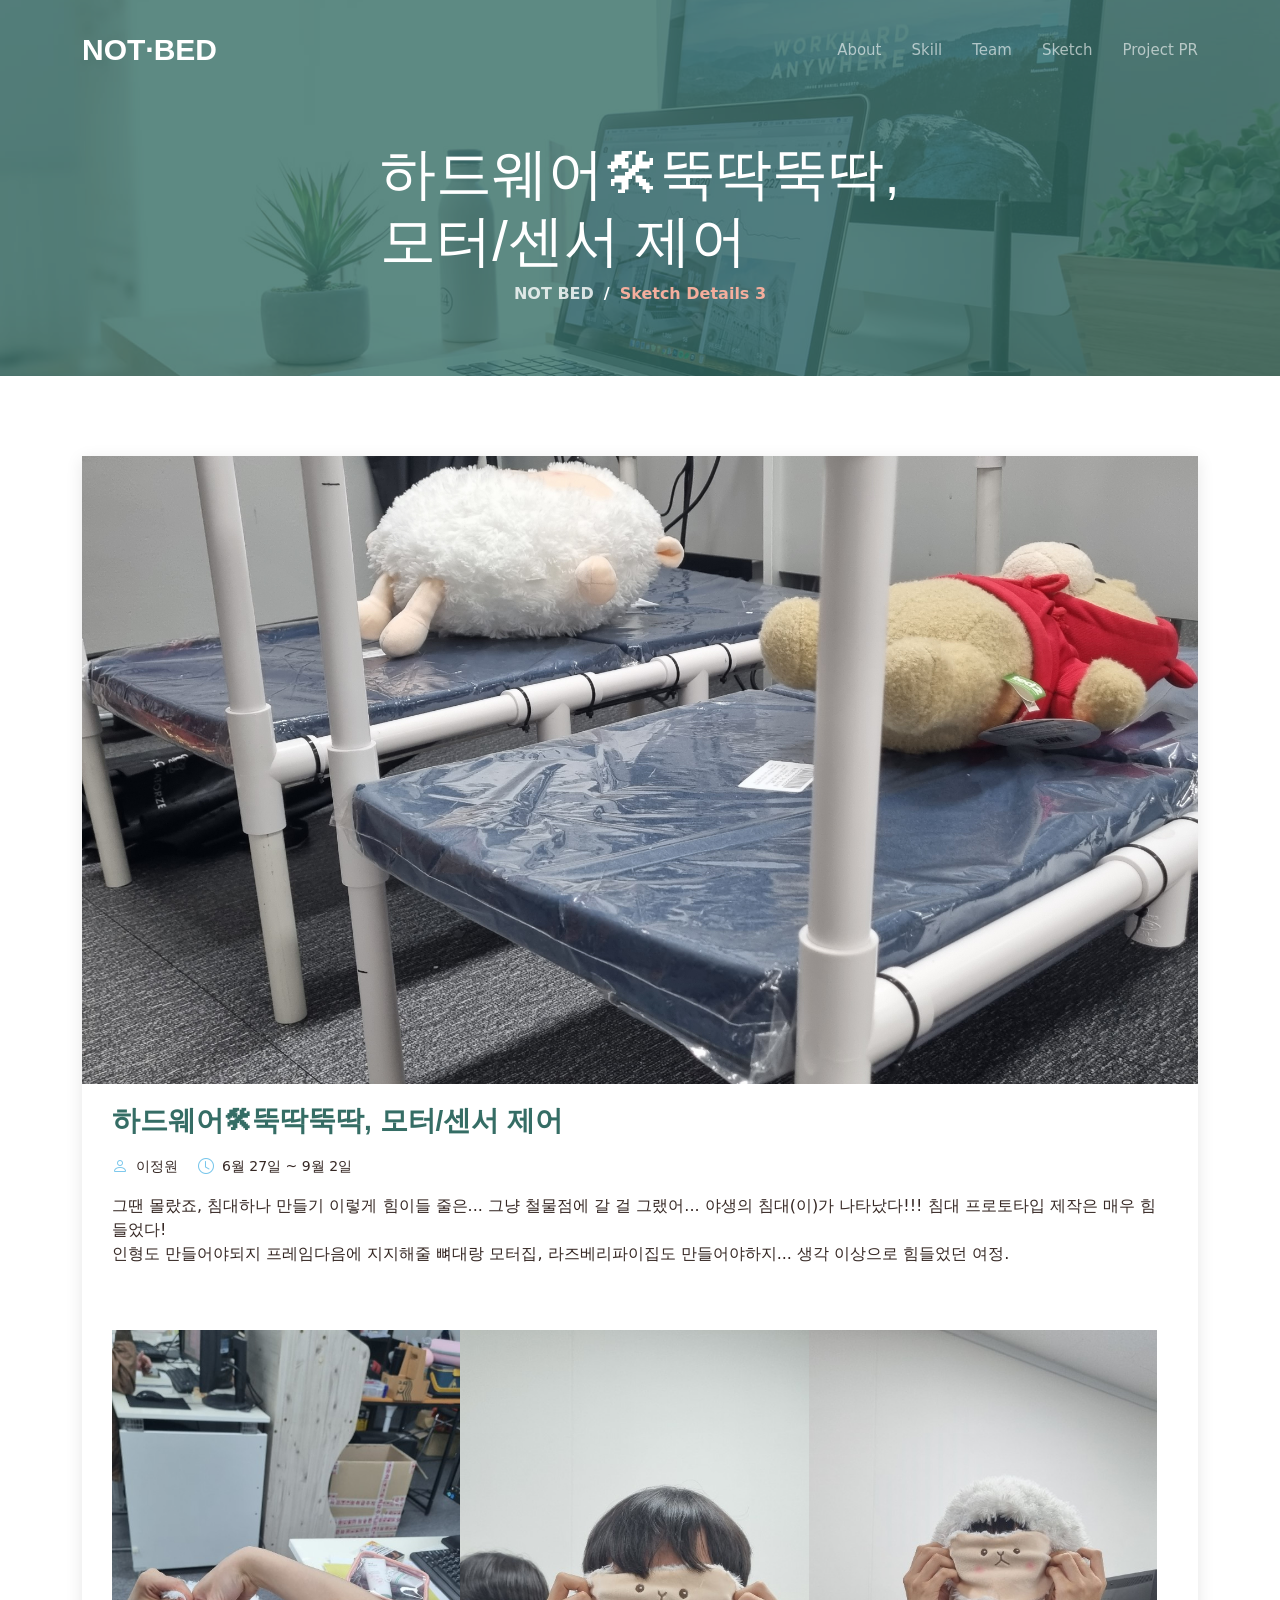
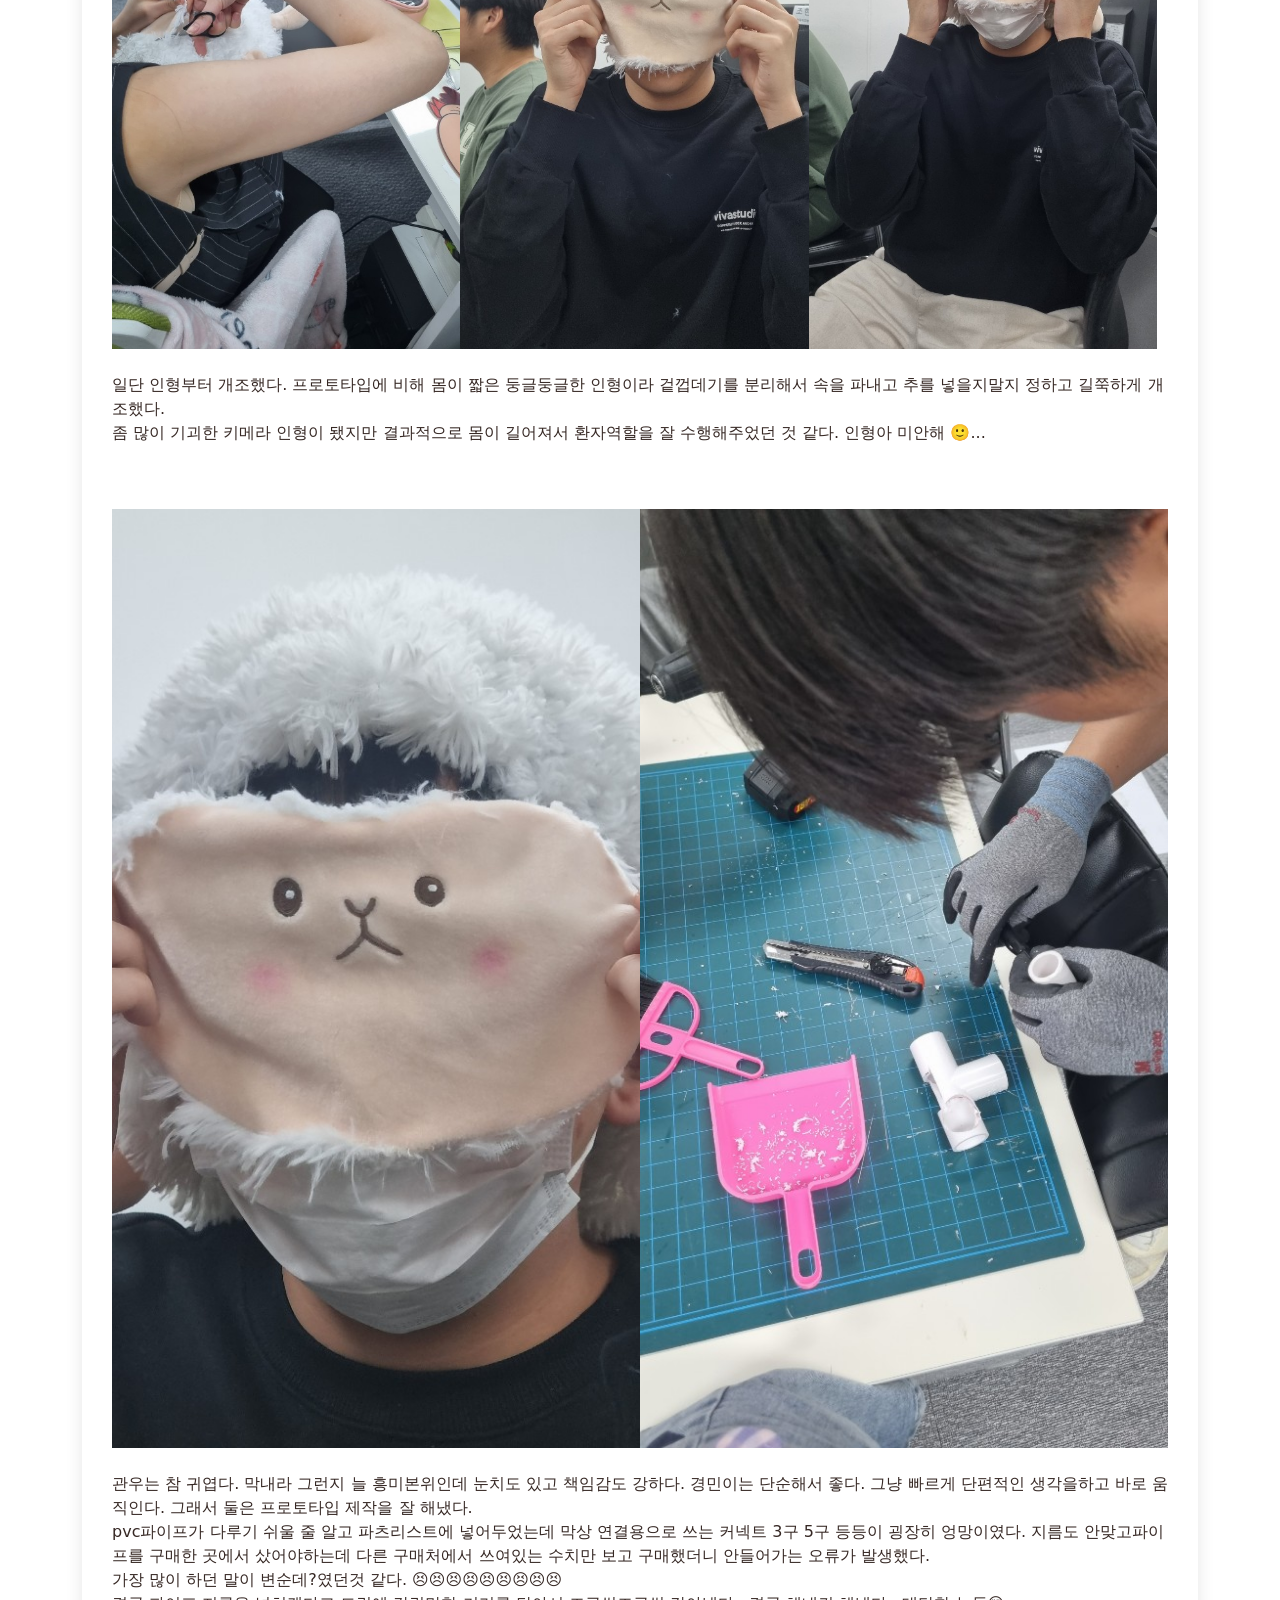
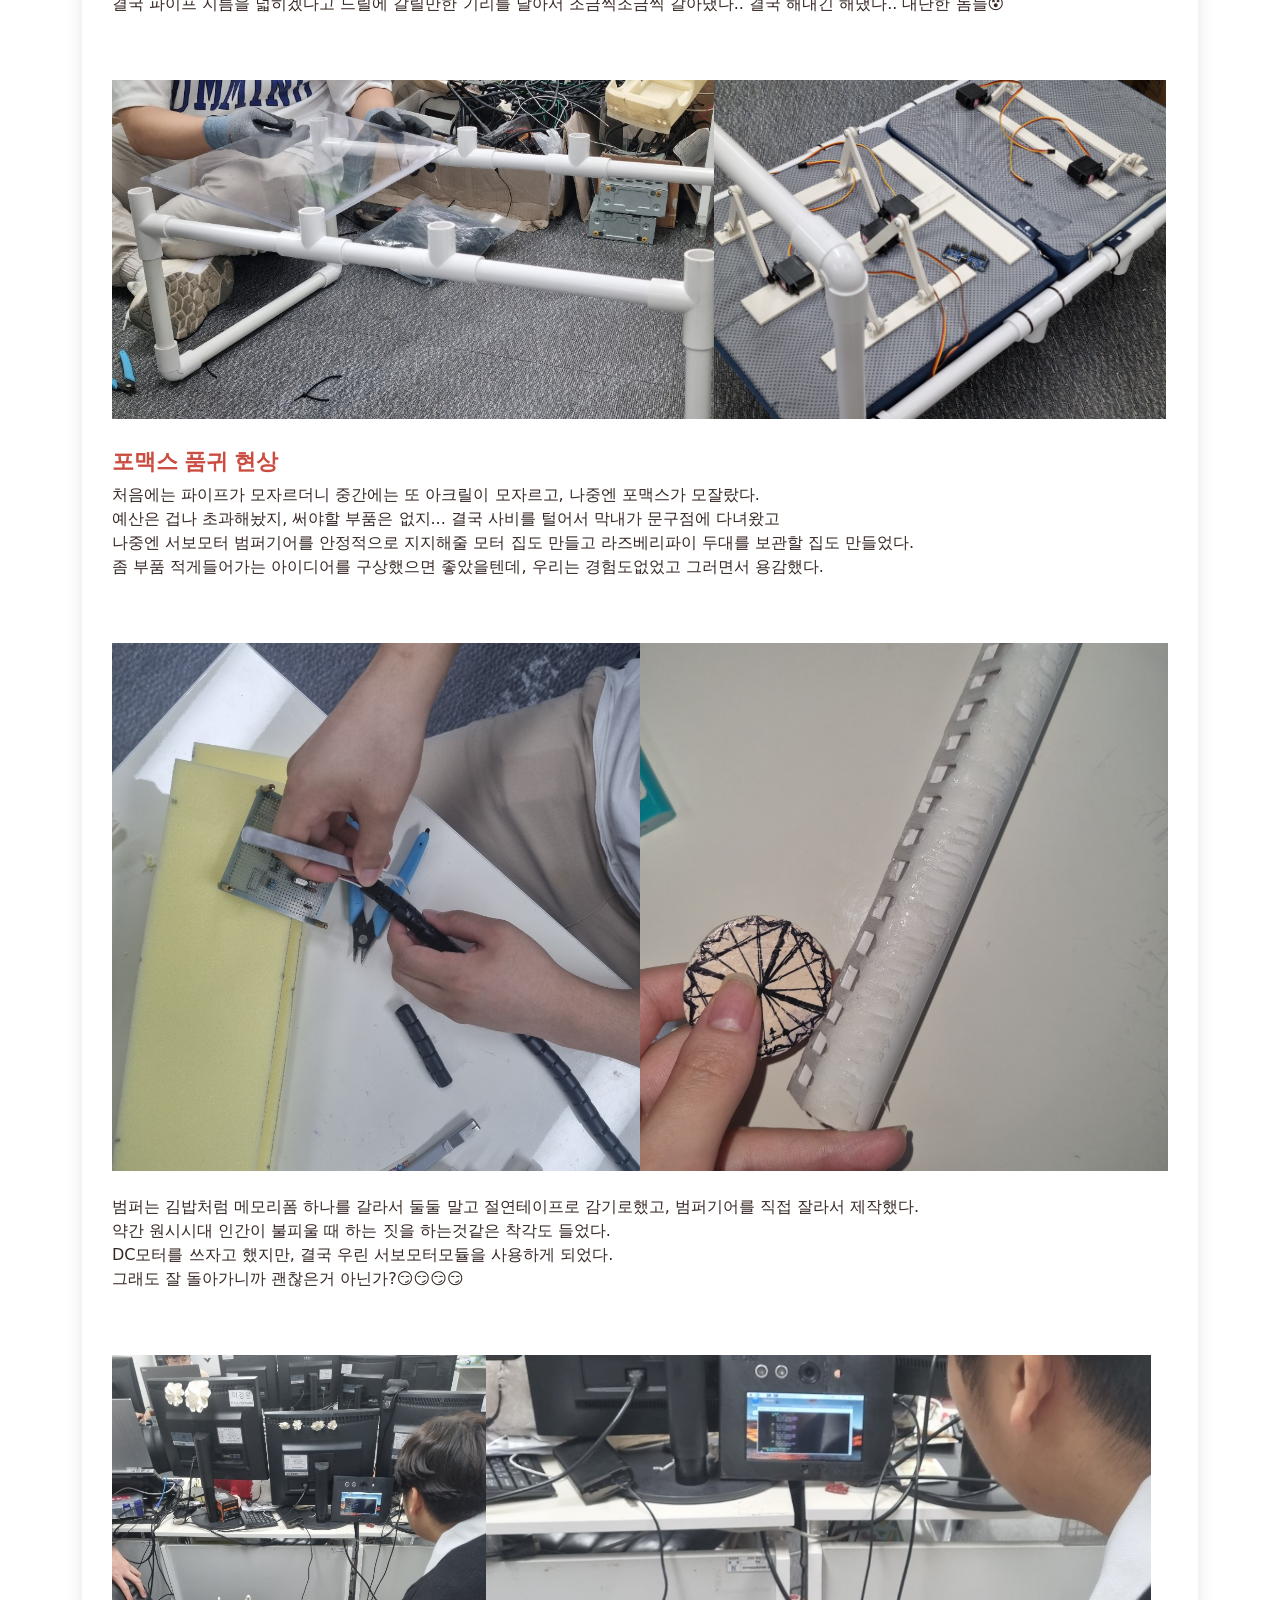
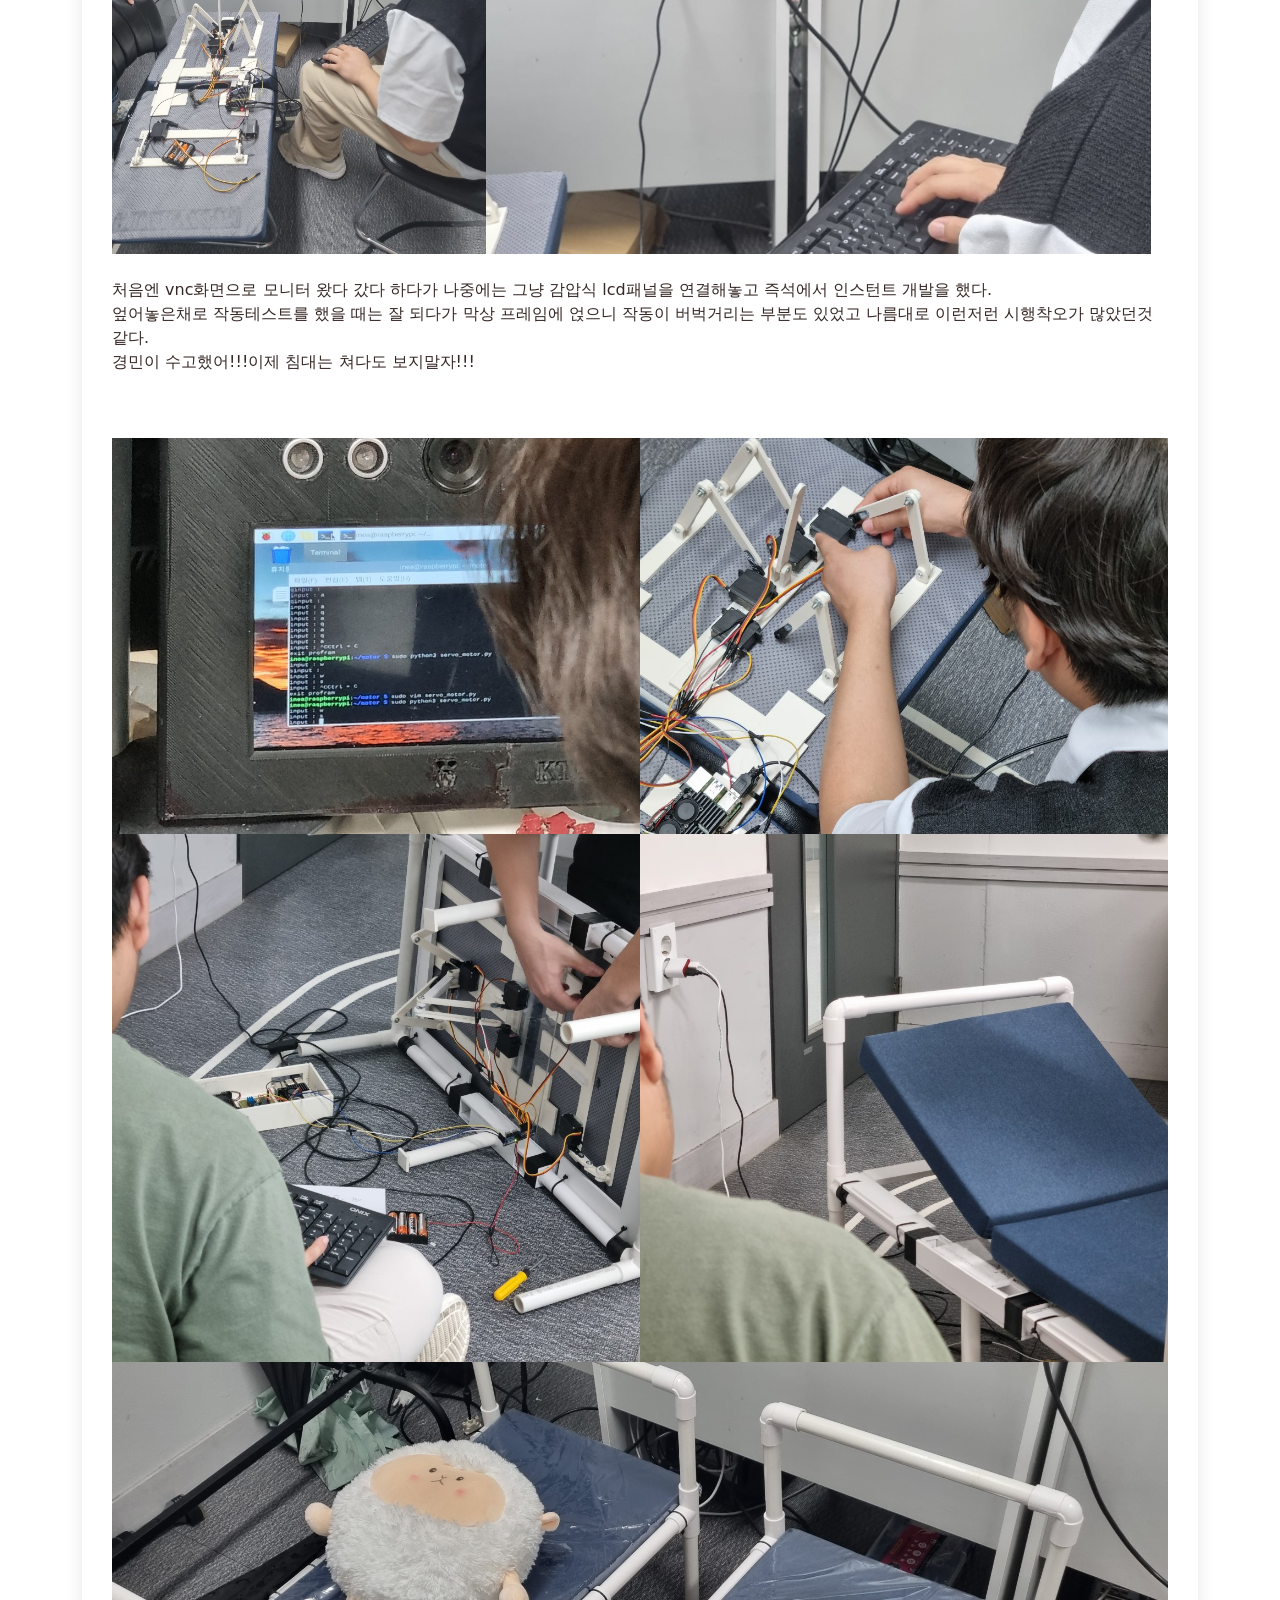
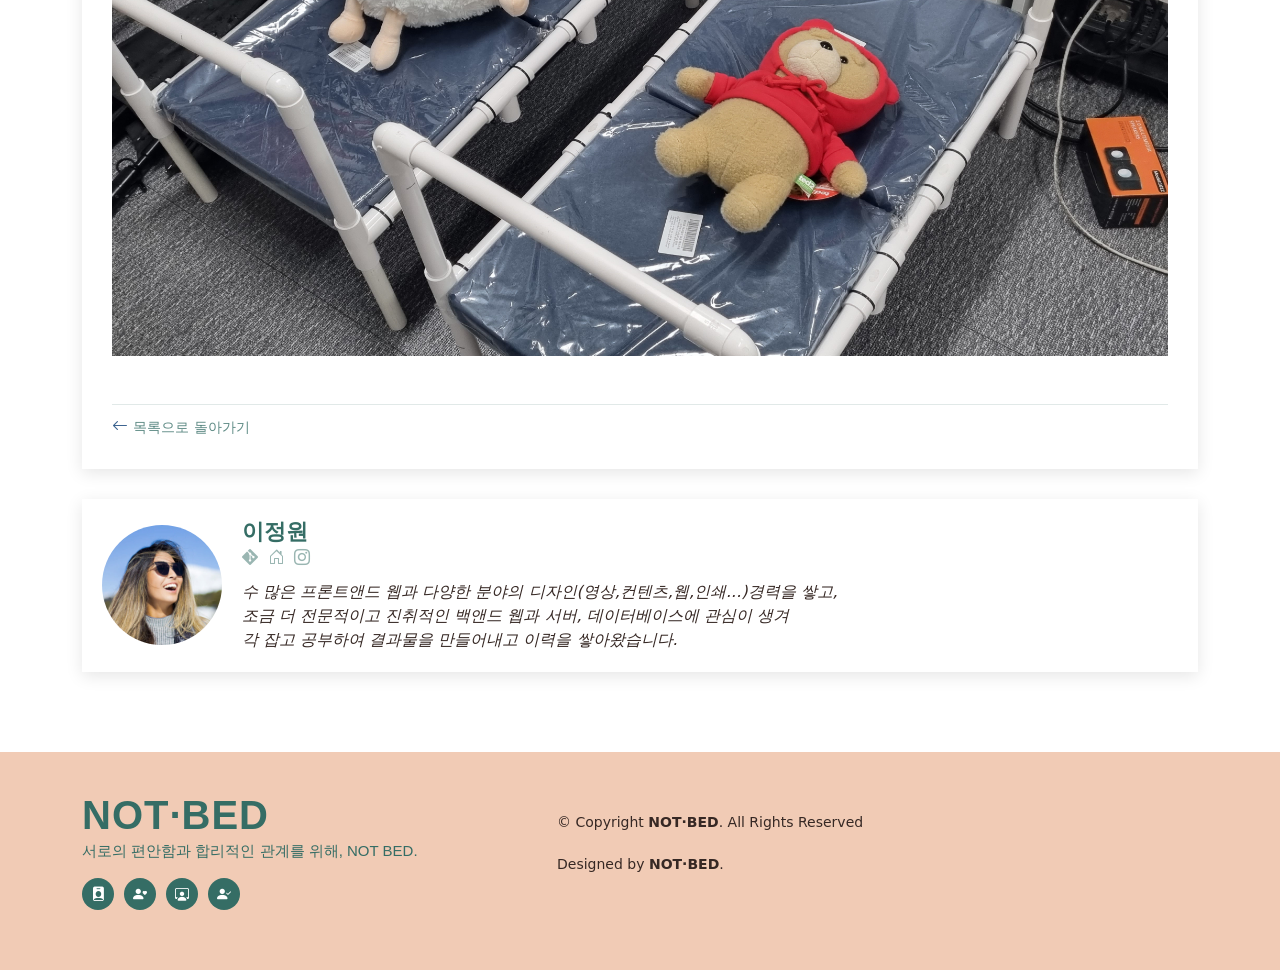
<file: teamportfoliosite/blog-details3.html>
<!DOCTYPE html>
<html lang="en">

<head>
  <meta charset="utf-8">
  <meta content="width=device-width, initial-scale=1.0" name="viewport">

  <title>Project Team NotBed : Sketch</title>
  <meta content="" name="description">
  <meta content="" name="keywords">

  <!-- Favicons -->
  <link href="assets/img/favicon.png" rel="icon">
  <link href="assets/img/apple-touch-icon.png" rel="apple-touch-icon">

  <!-- Google Fonts -->
  <link rel="preconnect" href="https://fonts.googleapis.com">
  <link rel="preconnect" href="https://fonts.gstatic.com" crossorigin>
  <link href="https://fonts.googleapis.com/css2?family=Gowun+Batang&family=IBM+Plex+Sans+KR:wght@100;200;300;400;500;600;700&display=swap" rel="stylesheet">

  <!-- Vendor CSS Files -->
  <link href="assets/vendor/bootstrap/css/bootstrap.min.css" rel="stylesheet">
  <link href="assets/vendor/bootstrap-icons/bootstrap-icons.css" rel="stylesheet">
  <link href="assets/vendor/aos/aos.css" rel="stylesheet">
  <link href="assets/vendor/glightbox/css/glightbox.min.css" rel="stylesheet">
  <link href="assets/vendor/swiper/swiper-bundle.min.css" rel="stylesheet">
  <link href="assets/vendor/remixicon/remixicon.css" rel="stylesheet">

  <!-- Template Main CSS File -->
  <link href="assets/css/main.css" rel="stylesheet">

  <!-- =======================================================
  * Template Name: Nova - v1.0.0
  * Template URL: https://bootstrapmade.com/nova-bootstrap-business-template/
  * Author: BootstrapMade.com
  * License: https://bootstrapmade.com/license/
  ======================================================== -->
</head>

<body class="page-index">

  <!-- ======= Header ======= -->
  <header id="header" class="header d-flex align-items-center fixed-top">
    <div class="container-fluid container-xl d-flex align-items-center justify-content-between">

      <a href="index.html" class="logo d-flex align-items-center">
        <!-- Uncomment the line below if you also wish to use an image logo -->
        <!-- <img src="assets/img/logo.png" alt=""> -->
        <h1 class="d-flex align-items-center">NOT·BED</h1>
      </a>

      <i class="mobile-nav-toggle mobile-nav-show bi bi-list"></i>
      <i class="mobile-nav-toggle mobile-nav-hide d-none bi bi-x"></i>

      <nav id="navbar" class="navbar">
        <ul>
          <li><a href="about.html" onMouseOver="this.innerHTML='프로젝트소개'" onMouseOut="this.innerHTML='About'">About</a></li>
          <li><a href="services.html" onMouseOver="this.innerHTML='활용기술'" onMouseOut="this.innerHTML='Skill'">Skill</a></li>
          <li><a href="team.html" onMouseOver="this.innerHTML='팀소개'" onMouseOut="this.innerHTML='Team'">Team</a></li>
          <li><a href="blog.html" onMouseOver="this.innerHTML='현장스케치'" onMouseOut="this.innerHTML='Sketch'">Sketch</a></li>
          <li><a href="contact.html" onMouseOver="this.innerHTML='발표PR자료'" onMouseOut="this.innerHTML='Project PR'">Project PR</a></li>
        </ul>
      </nav><!-- .navbar -->

    </div>

  </header><!-- End Header -->

  <main id="main">

    <!-- ======= Breadcrumbs ======= -->
    <div class="breadcrumbs d-flex align-items-center" style="background-image: url('assets/img/blog-header.jpg');">
      <div class="container position-relative d-flex flex-column align-items-center">

        <h2>하드웨어🛠뚝딱뚝딱,<br>모터/센서 제어</h2>
        <ol>
          <li><a href="index.html">NOT BED</a></li>
          <li>Sketch Details 3</li>
        </ol>

      </div>
    </div><!-- End Breadcrumbs -->

    <!-- ======= Blog Details Section ======= -->
    <section id="blog" class="blog">
      <div class="container" data-aos="fade-up">

        <div class="row g-5">

          <div class="col-lg-12" data-aos="fade-up" data-aos-delay="200">

            <article class="blog-details">

              <div class="post-img">
                <img src="assets/img/blog/fw (1).jpg" alt="" width="100%" class="img-fluid">
              </div>

              <h2 class="title">하드웨어🛠뚝딱뚝딱, 모터/센서 제어</h2>

              <div class="meta-top">
                <ul>
                  <li class="d-flex align-items-center"><i class="bi bi-person"></i> <a href="blog-details.html">이정원</a></li>
                  <li class="d-flex align-items-center"><i class="bi bi-clock"></i> <a href="blog-details.html">6월 27일 &#126; 9월 2일</a></li>
                </ul>
              </div><!-- End meta top -->

              <div class="content">
                <p>
                그땐 몰랐죠, 침대하나 만들기 이렇게 힘이들 줄은... 그냥 철물점에 갈 걸 그랬어... 야생의 침대(이)가 나타났다!!! 침대 프로토타입 제작은 매우 힘들었다!<br>인형도 만들어야되지 프레임다음에 지지해줄 뼈대랑 모터집, 라즈베리파이집도 만들어야하지... 생각 이상으로 힘들었던 여정. <br><br><br></p>
				  
				<img src="assets/img/blog/fw (2).jpg" class="img-fluid" alt="" width="33%"><img src="assets/img/blog/fw (4).jpg" class="img-fluid" alt="" width="33%" /><img src="assets/img/blog/fw (5).jpg" class="img-fluid" alt="" width="33%" />
                <p><br>일단 인형부터 개조했다. 프로토타입에 비해 몸이 짧은 둥글둥글한 인형이라 겉껍데기를 분리해서 속을 파내고 추를 넣을지말지 정하고 길쭉하게 개조했다.<br>좀 많이 기괴한 키메라 인형이 됐지만 결과적으로 몸이 길어져서 환자역할을 잘 수행해주었던 것 같다. 인형아 미안해 🙂...
                <br><br><br></p>
				<img src="assets/img/blog/fw (6).jpg" class="img-fluid" alt="" width="50%"><img src="assets/img/blog/fw (7).jpg" class="img-fluid" alt="" width="50%">
                <p>
                  <br>관우는 참 귀엽다. 막내라 그런지 늘 흥미본위인데 눈치도 있고 책임감도 강하다. 경민이는 단순해서 좋다. 그냥 빠르게 단편적인 생각을하고 바로 움직인다. 그래서 둘은 프로토타입 제작을 잘 해냈다.<br>pvc파이프가 다루기 쉬울 줄 알고 파츠리스트에 넣어두었는데 막상 연결용으로 쓰는 커넥트 3구 5구 등등이 굉장히 엉망이였다. 지름도 안맞고파이프를 구매한 곳에서 샀어야하는데 다른 구매처에서 쓰여있는 수치만 보고 구매했더니 안들어가는 오류가 발생했다.<br>가장 많이 하던 말이 변순데?였던것 같다. 😣😣😣😣😣😣😣😣😣<br>결국 파이프 지름을 넓히겠다고 드릴에 갈릴만한 기리를 달아서 조금씩조금씩 갈아냈다.. 결국 해내긴 해냈다.. 대단한 놈들😵<br><br><br>
				</p>
                <img src="assets/img/blog/fw (9).jpg" class="img-fluid" alt="" width="57%"><img src="assets/img/blog/fw (10).jpg" class="img-fluid" alt="" width="42.8%">

                <h3>포맥스 품귀 현상</h3>
                <p>
                  처음에는 파이프가 모자르더니 중간에는 또 아크릴이 모자르고, 나중엔 포맥스가 모잘랐다.<br>예산은 겁나 초과해놨지, 써야할 부품은 없지... 결국 사비를 털어서 막내가 문구점에 다녀왔고<br>나중엔 서보모터 범퍼기어를 안정적으로 지지해줄 모터 집도 만들고 라즈베리파이 두대를 보관할 집도 만들었다.<br>좀 부품 적게들어가는 아이디어를 구상했으면 좋았을텐데, 우리는 경험도없었고 그러면서 용감했다.<br><br><br>
                </p>
				<img src="assets/img/blog/fw (11).jpg" class="img-fluid" width="50%" alt=""><img src="assets/img/blog/fw (12).jpg" class="img-fluid" width="50%" alt="">
                <p><br>
                  범퍼는 김밥처럼 메모리폼 하나를 갈라서 둘둘 말고 절연테이프로 감기로했고, 범퍼기어를 직접 잘라서 제작했다.<br>약간 원시시대 인간이 불피울 때 하는 짓을 하는것같은 착각도 들었다.<br> DC모터를 쓰자고 했지만, 결국 우린 서보모터모듈을 사용하게 되었다.<br>그래도 잘 돌아가니까 괜찮은거 아닌가?😏😏😏😏<br><br><br>
                </p>
				<img src="assets/img/blog/fw (13).jpg" class="img-fluid" alt="" width="35.4%"><img src="assets/img/blog/fw (14).jpg" class="img-fluid" alt="" width="63%">
				<p><br>처음엔 vnc화면으로 모니터 왔다 갔다 하다가 나중에는 그냥 감압식 lcd패널을 연결해놓고 즉석에서 인스턴트 개발을 했다.<br>엎어놓은채로 작동테스트를 했을 때는 잘 되다가 막상 프레임에 얹으니 작동이 버벅거리는 부분도 있었고 나름대로 이런저런 시행착오가 많았던것 같다.<br>경민이 수고했어!!!이제 침대는 쳐다도 보지말자!!!<br><br><br></p>
				<img src="assets/img/blog/fw (15).jpg" class="img-fluid" alt="" width="50%"><img src="assets/img/blog/fw (16).jpg" class="img-fluid" alt="" width="50%" />
				<img src="assets/img/blog/fw (17).jpg" class="img-fluid" alt="" width="50%"><img src="assets/img/blog/fw (18).jpg" class="img-fluid" alt="" width="50%" />
				<img src="assets/img/blog/fw.jpg" class="img-fluid" alt="" width="100%" /><br><br><br>

              </div><!-- End post content -->

              <div class="meta-bottom">
                <a href="blog.html"><i class="bi bi-arrow-left"></i></a>
                <ul class="cats">
                  <li><a href="blog.html">목록으로 돌아가기</a></li>
                </ul>
              </div><!-- End meta bottom -->

            </article><!-- End blog post -->

            <div class="post-author d-flex align-items-center">
              <img src="assets/img/blog/blog-author.jpg" class="rounded-circle flex-shrink-0" alt="">
              <div>
                <h4>이정원</h4>
                <div class="social-links">
                  <a href="https://github.com/fullipkim"><i class="bi bi-git"></i></a>
                  <a href="https://fullipkim.github.io/portfolio_"><i class="bi bi-house-door"></i></a>
                  <a href="https://instagram.com/ki_ry_"><i class="biu bi-instagram"></i></a>
                </div>
                <p>수 많은 프론트앤드 웹과 다양한 분야의 디자인(영상,컨텐츠,웹,인쇄...)경력을 쌓고,<br>
조금 더 전문적이고 진취적인 백앤드 웹과 서버, 데이터베이스에 관심이 생겨<br>
각 잡고 공부하여 결과물을 만들어내고 이력을 쌓아왔습니다.                  
                </p>
              </div>
            </div><!-- End post author -->
          </div>
        </div>
      </div>
    </section><!-- End Blog Details Section -->

  </main><!-- End #main -->

  <!-- ======= Footer ======= -->
  <footer id="footer" class="footer">

    <div class="footer-content">
      <div class="container">
        <div class="row gy-4">
          <div class="col-lg-5 col-md-12 footer-info">
            <a href="index.html" class="logo d-flex align-items-center">
              <span>NOT·BED</span>
            </a>
            <p>서로의 편안함과 합리적인 관계를 위해, NOT BED.</p>
            <div class="social-links d-flex  mt-3">
              <a href="https://fullipkim.github.io/portfolio_/" class="bi-person-badge-fill"></a>
              <a href="https://inae0615.github.io/inae_Lee/" class="bi-person-heart"></a>
              <a href="https://kkaemmi.github.io/project_1/" class="bi-person-workspace"></a>
              <a href="https://goo05041.github.io/kwanwoo/" class="bi-person-check-fill"></a>
            </div>
          </div>
		  <div class="col-lg-5 col-md 12 copyright">
          &copy; Copyright <strong><span>NOT·BED</span></strong>. All Rights Reserved
          <p><br>Designed by <strong><span>NOT·BED</span></strong>.</p>
          </div>
        </div>
      </div>
    </div>
  </footer>  <!-- End Footer -->

  <a href="#" class="scroll-top d-flex align-items-center justify-content-center"><i class="bi bi-arrow-up-short"></i></a>

  <div id="preloader"></div>

  <!-- Vendor JS Files -->
  <script src="assets/vendor/bootstrap/js/bootstrap.bundle.min.js"></script>
  <script src="assets/vendor/aos/aos.js"></script>
  <script src="assets/vendor/glightbox/js/glightbox.min.js"></script>
  <script src="assets/vendor/swiper/swiper-bundle.min.js"></script>
  <script src="assets/vendor/isotope-layout/isotope.pkgd.min.js"></script>
  <script src="assets/vendor/php-email-form/validate.js"></script>

  <!-- Template Main JS File -->
  <script src="assets/js/main.js"></script>

</body>

</html>
</file>
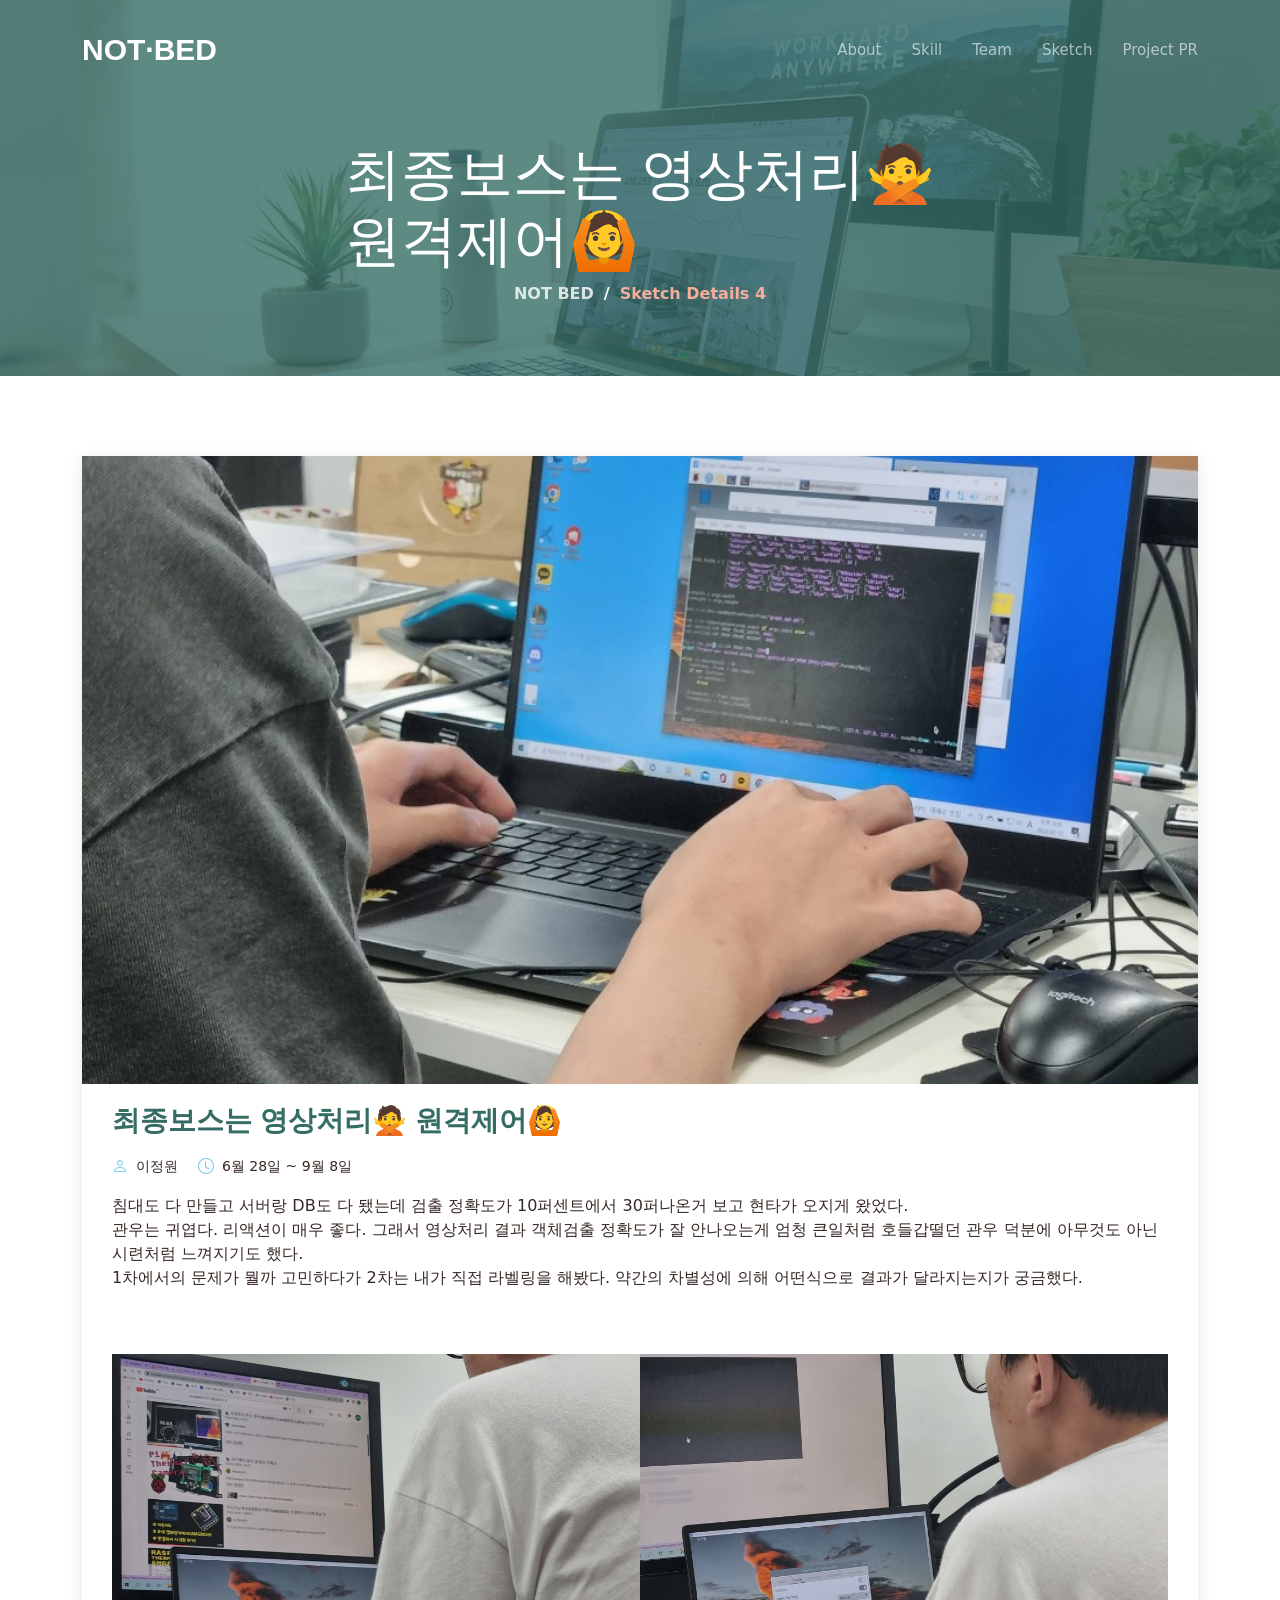
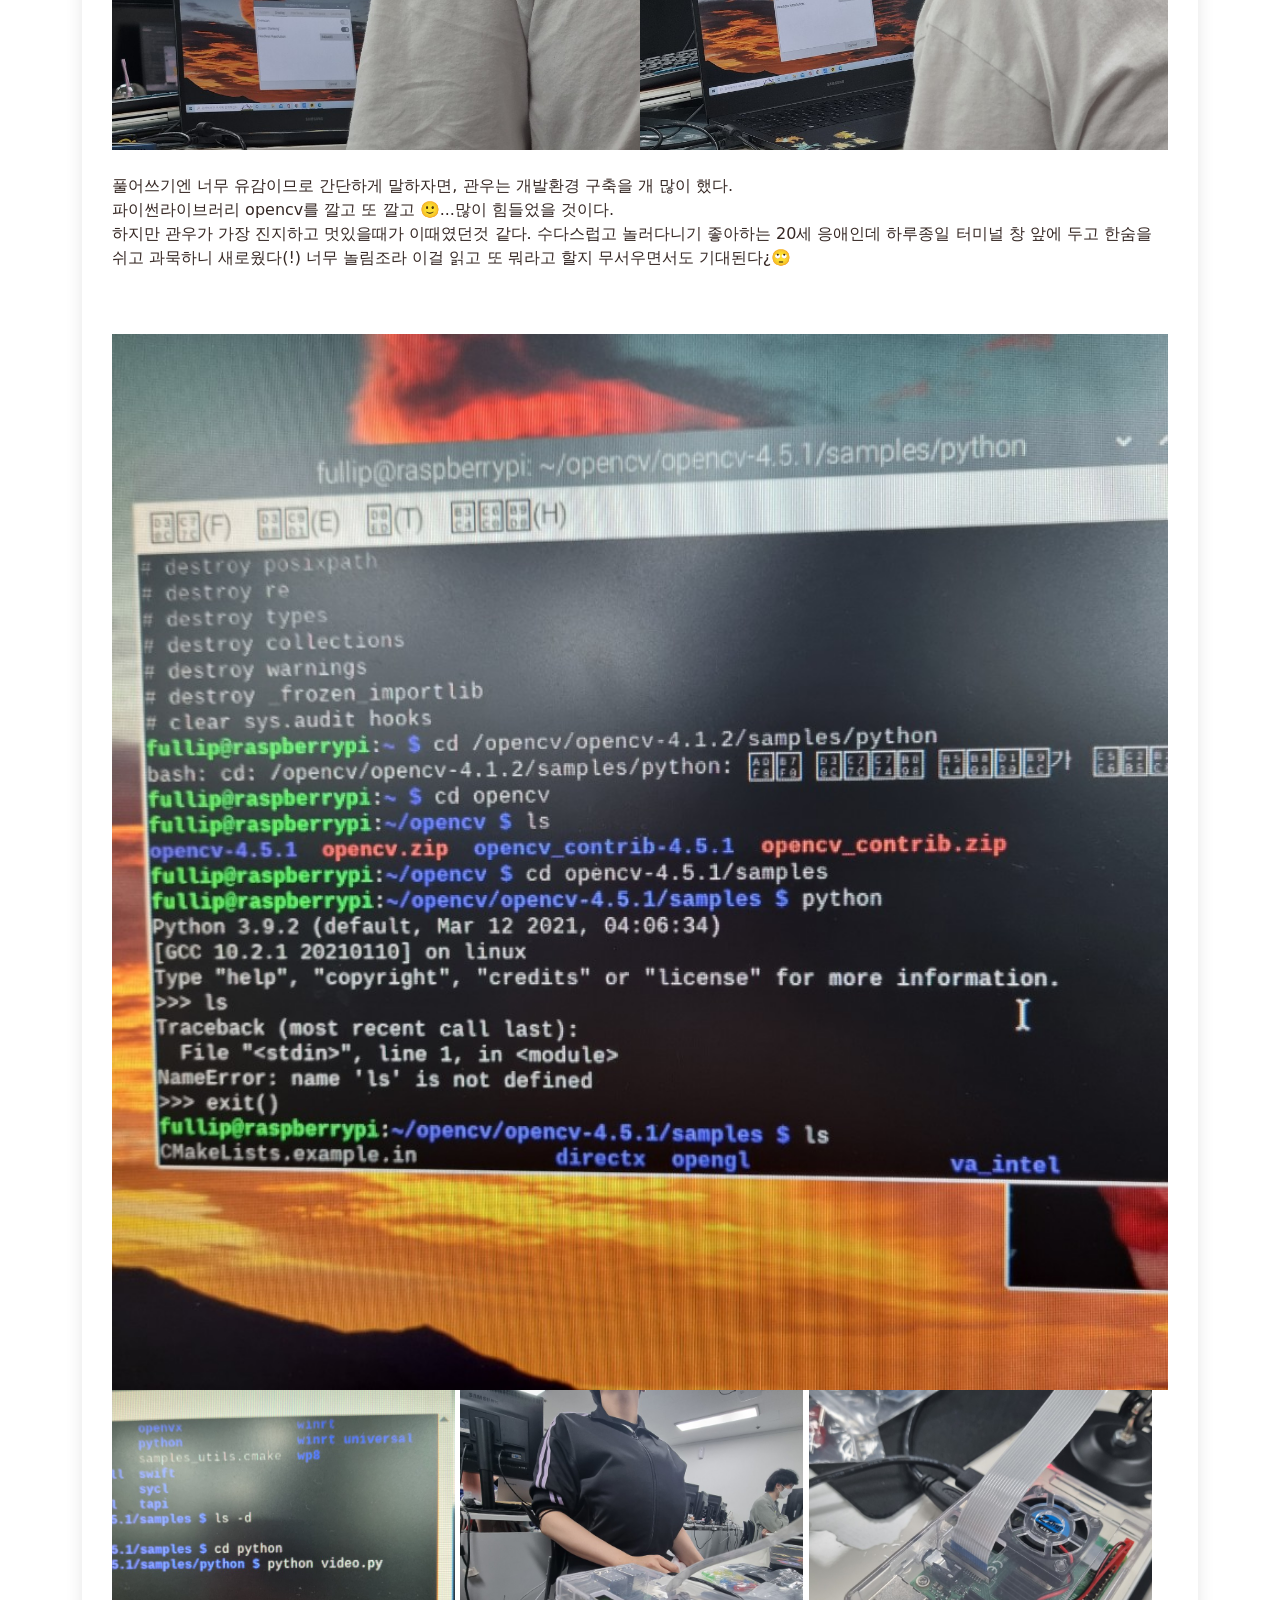
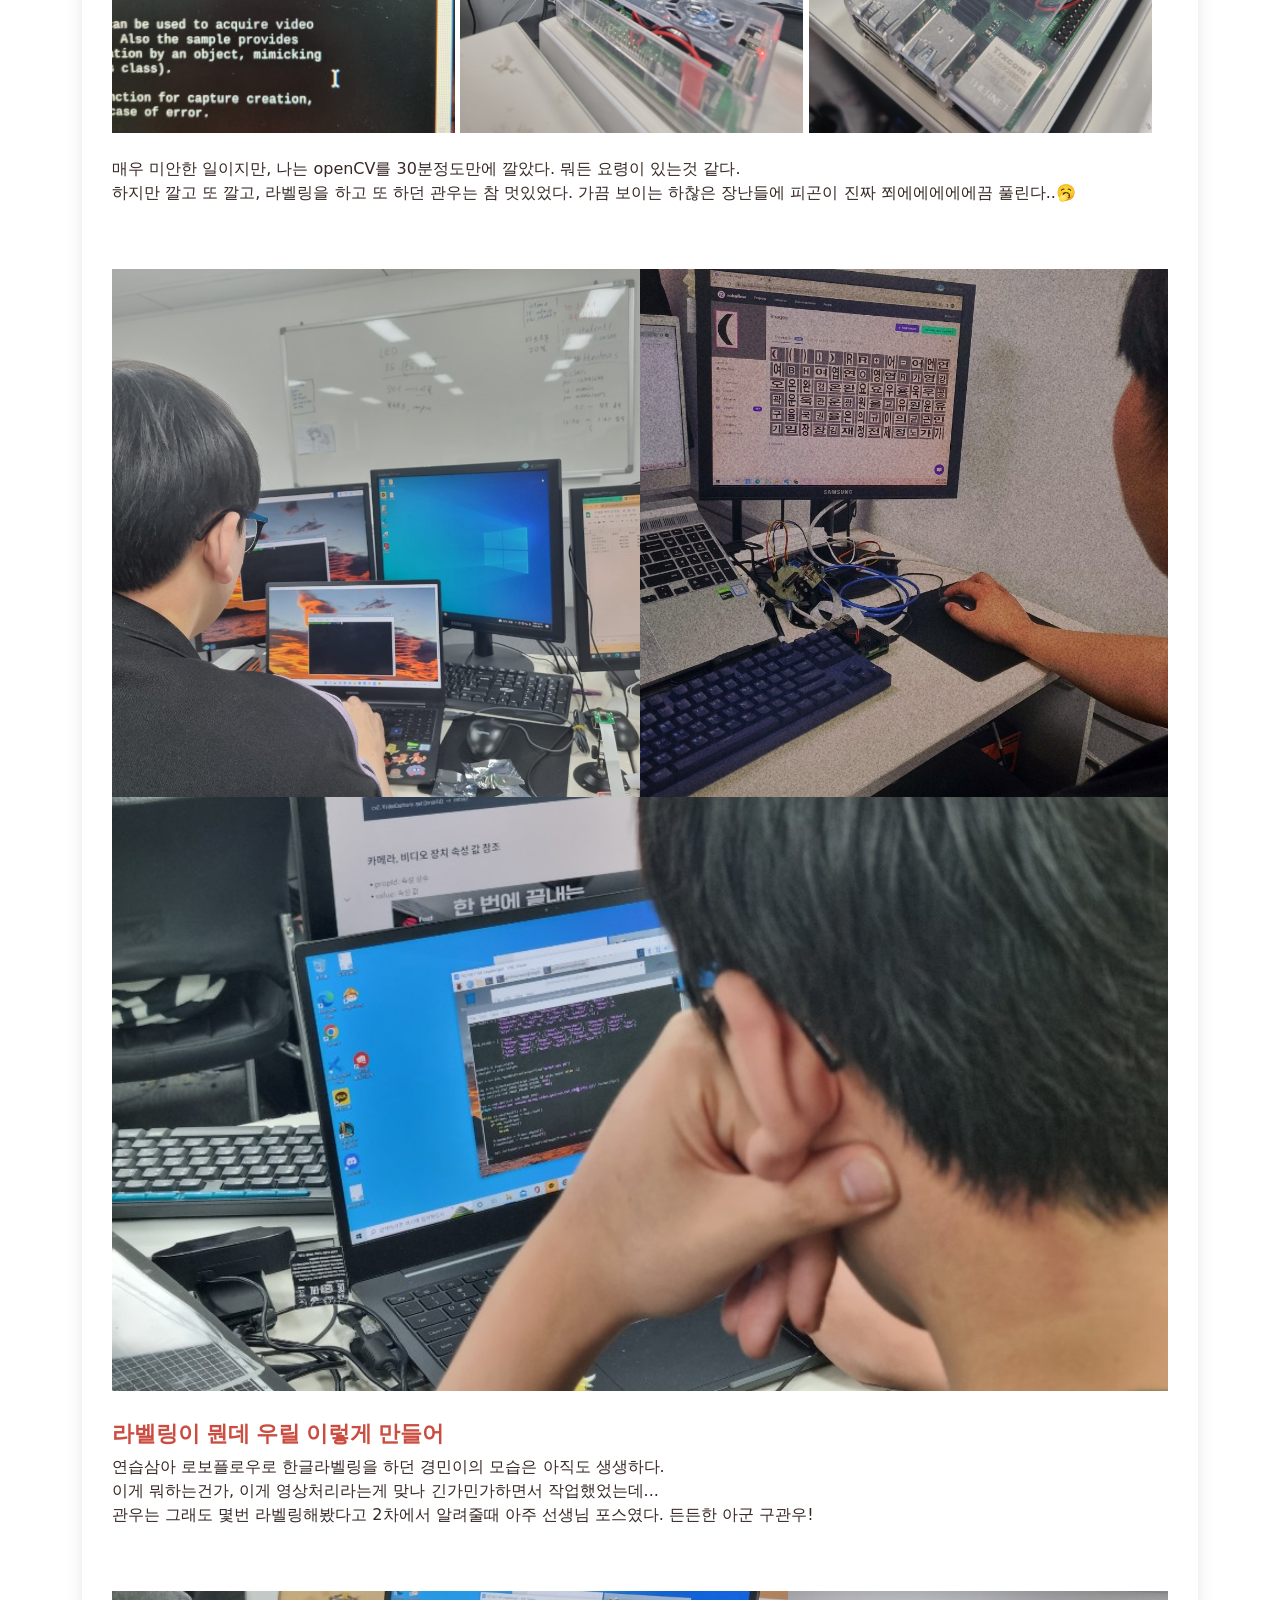
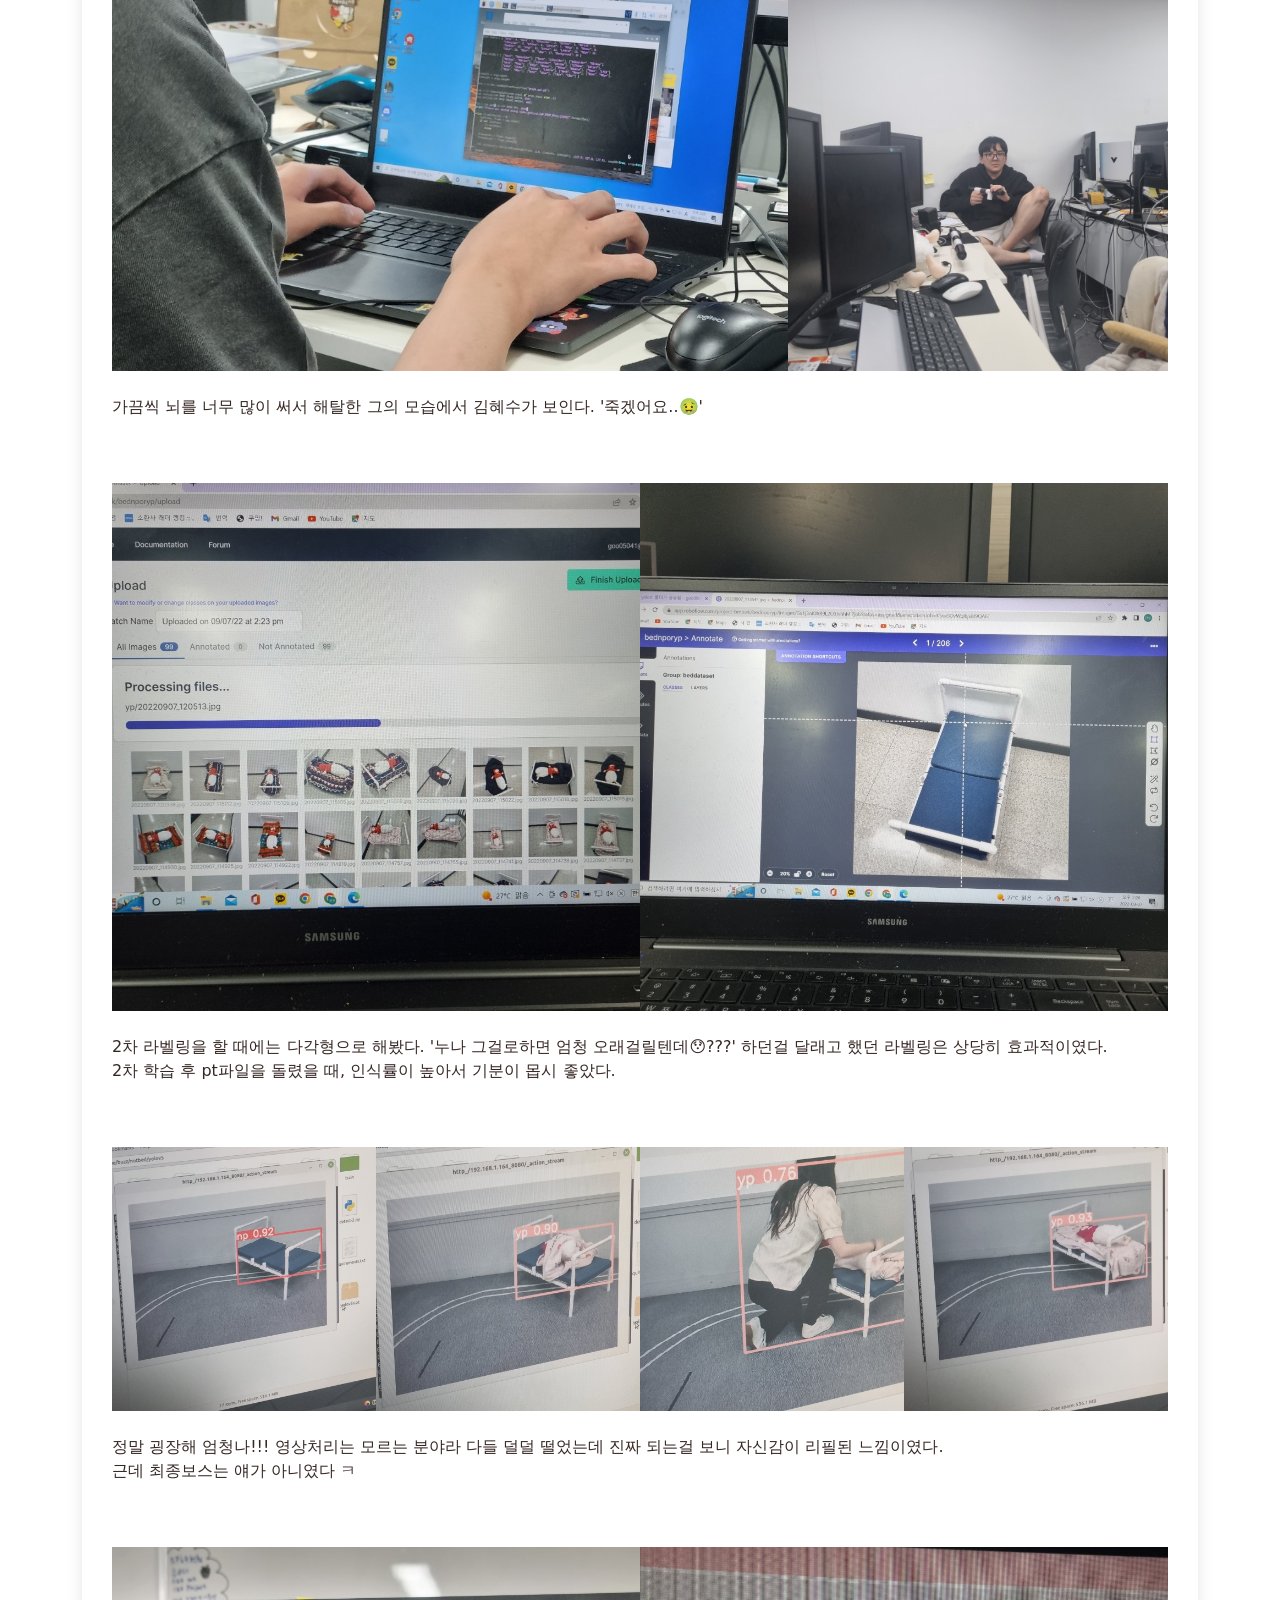
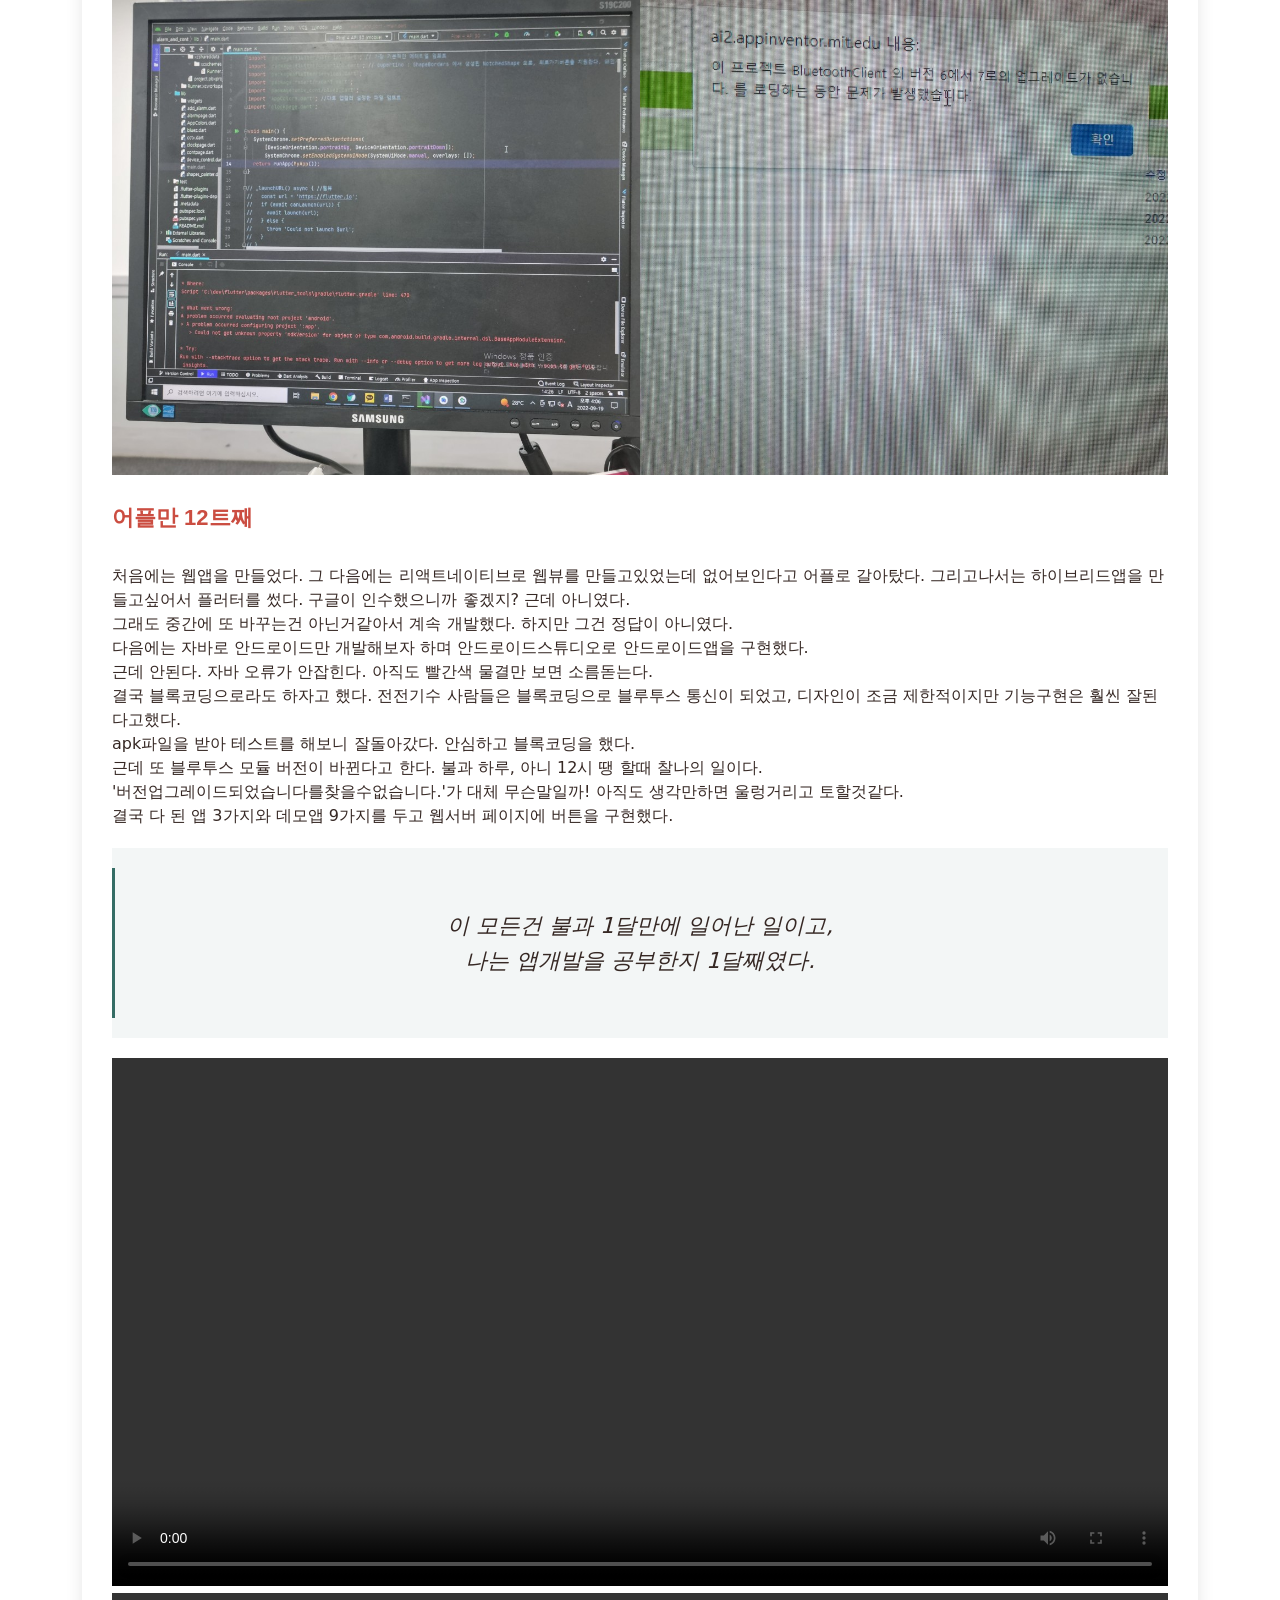
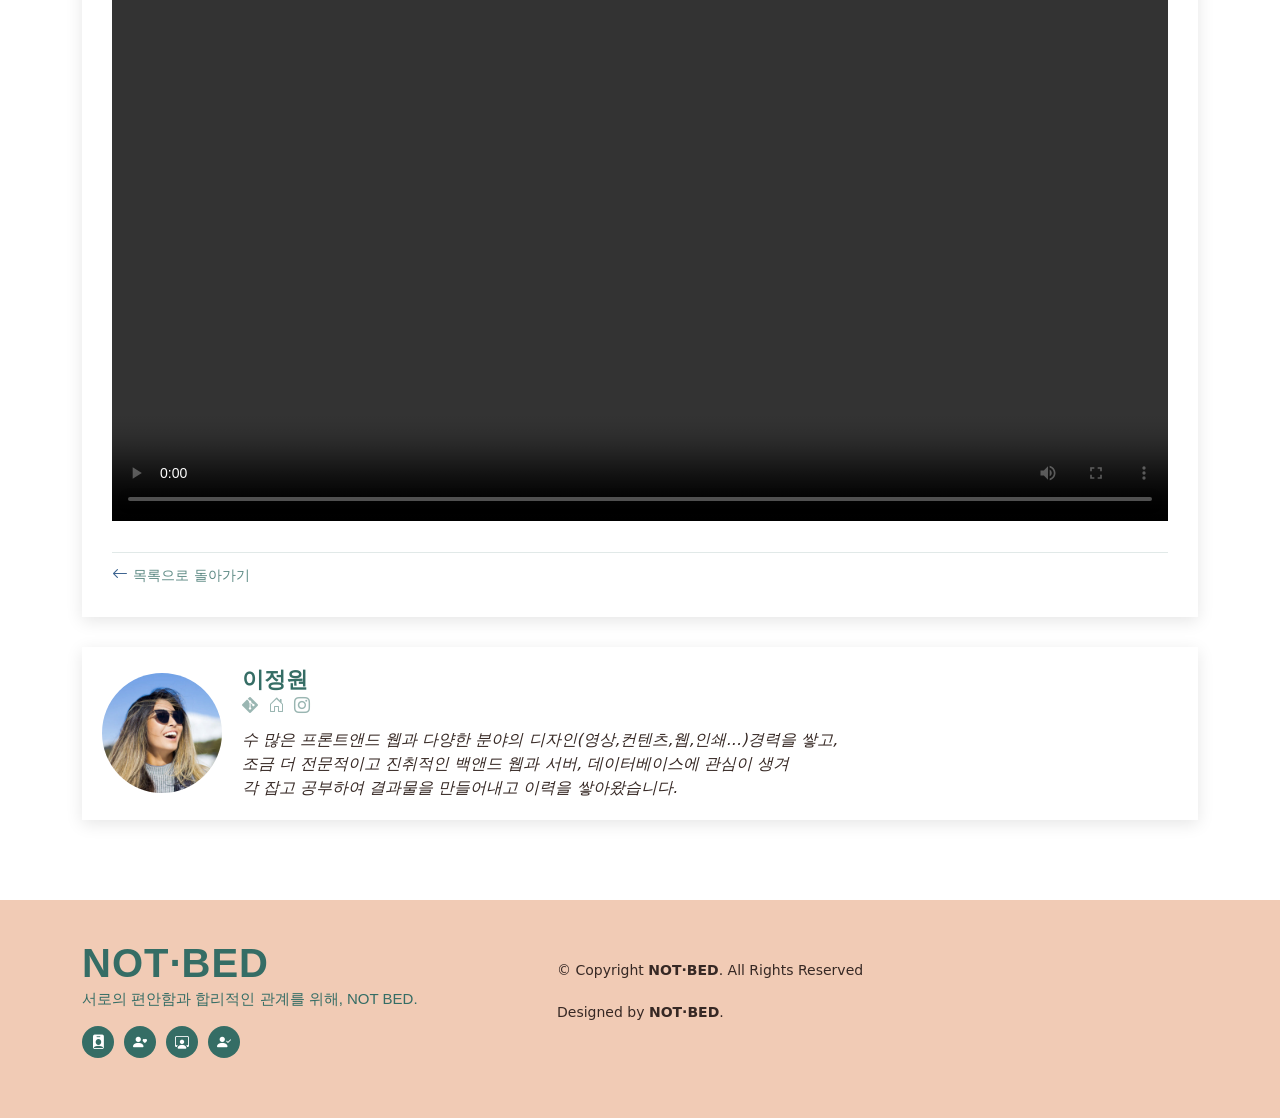
<file: teamportfoliosite/blog-details4.html>
<!DOCTYPE html>
<html lang="en">

<head>
  <meta charset="utf-8">
  <meta content="width=device-width, initial-scale=1.0" name="viewport">

  <title>Project Team NotBed : Sketch</title>
  <meta content="" name="description">
  <meta content="" name="keywords">

  <!-- Favicons -->
  <link href="assets/img/favicon.png" rel="icon">
  <link href="assets/img/apple-touch-icon.png" rel="apple-touch-icon">

  <!-- Google Fonts -->
  <link rel="preconnect" href="https://fonts.googleapis.com">
  <link rel="preconnect" href="https://fonts.gstatic.com" crossorigin>
  <link href="https://fonts.googleapis.com/css2?family=Gowun+Batang&family=IBM+Plex+Sans+KR:wght@100;200;300;400;500;600;700&display=swap" rel="stylesheet">

  <!-- Vendor CSS Files -->
  <link href="assets/vendor/bootstrap/css/bootstrap.min.css" rel="stylesheet">
  <link href="assets/vendor/bootstrap-icons/bootstrap-icons.css" rel="stylesheet">
  <link href="assets/vendor/aos/aos.css" rel="stylesheet">
  <link href="assets/vendor/glightbox/css/glightbox.min.css" rel="stylesheet">
  <link href="assets/vendor/swiper/swiper-bundle.min.css" rel="stylesheet">
  <link href="assets/vendor/remixicon/remixicon.css" rel="stylesheet">

  <!-- Template Main CSS File -->
  <link href="assets/css/main.css" rel="stylesheet">

  <!-- =======================================================
  * Template Name: Nova - v1.0.0
  * Template URL: https://bootstrapmade.com/nova-bootstrap-business-template/
  * Author: BootstrapMade.com
  * License: https://bootstrapmade.com/license/
  ======================================================== -->
</head>

<body class="page-index">

  <!-- ======= Header ======= -->
  <header id="header" class="header d-flex align-items-center fixed-top">
    <div class="container-fluid container-xl d-flex align-items-center justify-content-between">

      <a href="index.html" class="logo d-flex align-items-center">
        <!-- Uncomment the line below if you also wish to use an image logo -->
        <!-- <img src="assets/img/logo.png" alt=""> -->
        <h1 class="d-flex align-items-center">NOT·BED</h1>
      </a>

      <i class="mobile-nav-toggle mobile-nav-show bi bi-list"></i>
      <i class="mobile-nav-toggle mobile-nav-hide d-none bi bi-x"></i>

      <nav id="navbar" class="navbar">
        <ul>
          <li><a href="about.html" onMouseOver="this.innerHTML='프로젝트소개'" onMouseOut="this.innerHTML='About'">About</a></li>
          <li><a href="services.html" onMouseOver="this.innerHTML='활용기술'" onMouseOut="this.innerHTML='Skill'">Skill</a></li>
          <li><a href="team.html" onMouseOver="this.innerHTML='팀소개'" onMouseOut="this.innerHTML='Team'">Team</a></li>
          <li><a href="blog.html" onMouseOver="this.innerHTML='현장스케치'" onMouseOut="this.innerHTML='Sketch'">Sketch</a></li>
          <li><a href="contact.html" onMouseOver="this.innerHTML='발표PR자료'" onMouseOut="this.innerHTML='Project PR'">Project PR</a></li>
        </ul>
      </nav><!-- .navbar -->

    </div>

  </header><!-- End Header -->

  <main id="main">

    <!-- ======= Breadcrumbs ======= -->
    <div class="breadcrumbs d-flex align-items-center" style="background-image: url('assets/img/blog-header.jpg');">
      <div class="container position-relative d-flex flex-column align-items-center">

        <h2>최종보스는 영상처리🙅<br>원격제어🙆</h2>
        <ol>
          <li><a href="index.html">NOT BED</a></li>
          <li>Sketch Details 4</li>
        </ol>

      </div>
    </div><!-- End Breadcrumbs -->

    <!-- ======= Blog Details Section ======= -->
    <section id="blog" class="blog">
      <div class="container" data-aos="fade-up">

        <div class="row g-5">

          <div class="col-lg-12" data-aos="fade-up" data-aos-delay="200">

            <article class="blog-details">

              <div class="post-img">
                <img src="assets/img/blog/dl (1).jpg" alt="" width="100%" class="img-fluid">
              </div>

              <h2 class="title">최종보스는 영상처리🙅 원격제어🙆</h2>

              <div class="meta-top">
                <ul>
                  <li class="d-flex align-items-center"><i class="bi bi-person"></i> <a href="blog-details.html">이정원</a></li>
                  <li class="d-flex align-items-center"><i class="bi bi-clock"></i> <a href="blog-details.html">6월 28일 &#126; 9월 8일</a></li>
                </ul>
              </div><!-- End meta top -->

              <div class="content">
                <p>
                침대도 다 만들고 서버랑 DB도 다 됐는데 검출 정확도가 10퍼센트에서 30퍼나온거 보고 현타가 오지게 왔었다.<br>관우는 귀엽다. 리액션이 매우 좋다. 그래서 영상처리 결과 객체검출 정확도가 잘 안나오는게 엄청 큰일처럼 호들갑떨던 관우 덕분에 아무것도 아닌 시련처럼 느껴지기도 했다.<br>1차에서의 문제가 뭘까 고민하다가 2차는 내가 직접 라벨링을 해봤다. 약간의 차별성에 의해 어떤식으로 결과가 달라지는지가 궁금했다. <br><br><br></p>
				  
				<img src="assets/img/blog/dl (3).jpg" class="img-fluid" alt="" width="50%"><img src="assets/img/blog/dl (4).jpg" class="img-fluid" alt="" width="50%" />
                <p><br>풀어쓰기엔 너무 유감이므로 간단하게 말하자면, 관우는 개발환경 구축을 개 많이 했다.<br>파이썬라이브러리 opencv를 깔고 또 깔고 🙂...많이 힘들었을 것이다.<br>하지만 관우가 가장 진지하고 멋있을때가 이때였던것 같다. 수다스럽고 놀러다니기 좋아하는 20세 응애인데 하루종일 터미널 창 앞에 두고 한숨을 쉬고 과묵하니 새로웠다&#40;!&#41; 너무 놀림조라 이걸 읽고 또 뭐라고 할지 무서우면서도 기대된다¿🙄
                <br><br><br></p>
				<img src="assets/img/blog/dl (5).jpg" class="img-fluid" alt="" width="100%" /><br>
				<img src="assets/img/blog/dl (6).jpg" class="img-fluid" alt="" width="32.5%">
				<img src="assets/img/blog/dl (7).jpg" class="img-fluid" alt="" width="32.5%">
				<img src="assets/img/blog/dl (8).jpg" class="img-fluid" alt="" width="32.5%">
                <p>
                  <br>매우 미안한 일이지만, 나는 openCV를 30분정도만에 깔았다. 뭐든 요령이 있는것 같다.<br>하지만 깔고 또 깔고, 라벨링을 하고 또 하던 관우는 참 멋있었다. 가끔 보이는 하찮은 장난들에 피곤이 진짜 쬐에에에에에끔 풀린다..🥱<br><br><br>
				</p>
                <img src="assets/img/blog/dl (9).jpg" class="img-fluid" alt="" width="50%"><img src="assets/img/blog/dl (10).jpg" class="img-fluid" alt="" width="50%" />
				<img src="assets/img/blog/dl (11).jpg" class="img-fluid" alt="" width="100%">

                <h3>라벨링이 뭔데 우릴 이렇게 만들어</h3>
                <p>
                  연습삼아 로보플로우로 한글라벨링을 하던 경민이의 모습은 아직도 생생하다.<br>이게 뭐하는건가, 이게 영상처리라는게 맞나 긴가민가하면서 작업했었는데...<br>관우는 그래도 몇번 라벨링해봤다고 2차에서 알려줄때 아주 선생님 포스였다. 든든한 아군 구관우!<br><br><br>
                </p>
				<img src="assets/img/blog/dl (12).jpg" class="img-fluid" width="64%" alt=""><img src="assets/img/blog/dl (14).jpg" class="img-fluid" width="36%" alt="">
                <p><br>
                  가끔씩 뇌를 너무 많이 써서 해탈한 그의 모습에서 김혜수가 보인다. &#39;죽겠어요..🤢&#39;<br><br><br>
                </p>
				<img src="assets/img/blog/dl (15).jpg" class="img-fluid" alt="" width="50%"><img src="assets/img/blog/dl (16).jpg" class="img-fluid" alt="" width="50%">
				<p><br>2차 라벨링을 할 때에는 다각형으로 해봤다. &#39;누나 그걸로하면 엄청 오래걸릴텐데😯???&#39; 하던걸 달래고 했던 라벨링은 상당히 효과적이였다.<br>2차 학습 후 pt파일을 돌렸을 때, 인식률이 높아서 기분이 몹시 좋았다.<br><br><br></p>
				<img src="assets/img/blog/dl (17).jpg" class="img-fluid" alt="" width="25%"><img src="assets/img/blog/dl (18).jpg" class="img-fluid" alt="" width="25%"><img src="assets/img/blog/dl (19).jpg" class="img-fluid" alt="" width="25%"><img src="assets/img/blog/dl (20).jpg" class="img-fluid" alt="" width="25%" />
				<p><br>정말 굉장해 엄청나!!! 영상처리는 모르는 분야라 다들 덜덜 떨었는데 진짜 되는걸 보니 자신감이 리필된 느낌이였다. <br>근데 최종보스는 얘가 아니였다 ㅋ<br><br><br></p>
				<img src="assets/img/blog/dl (21).jpg" class="img-fluid" alt="" width="50%"><img src="assets/img/blog/dl (22).jpg" class="img-fluid" alt="" width="50%">
				<h3>어플만 12트째</h3>
				<p><br>처음에는 웹앱을 만들었다. 그 다음에는 리액트네이티브로 웹뷰를 만들고있었는데 없어보인다고 어플로 갈아탔다. 그리고나서는 하이브리드앱을 만들고싶어서 플러터를 썼다. 구글이 인수했으니까 좋겠지? 근데 아니였다.<br>그래도 중간에 또 바꾸는건 아닌거같아서 계속 개발했다. 하지만 그건 정답이 아니였다.<br>다음에는 자바로 안드로이드만 개발해보자 하며 안드로이드스튜디오로 안드로이드앱을 구현했다.<br> 근데 안된다. 자바 오류가 안잡힌다. 아직도 빨간색 물결만 보면 소름돋는다.<br>결국 블록코딩으로라도 하자고 했다. 전전기수 사람들은 블록코딩으로 블루투스 통신이 되었고, 디자인이 조금 제한적이지만 기능구현은 훨씬 잘된다고했다.<br>apk파일을 받아 테스트를 해보니 잘돌아갔다. 안심하고 블록코딩을 했다.<br>근데 또 블루투스 모듈 버전이 바뀐다고 한다. 불과 하루, 아니 12시 땡 할때 찰나의 일이다.<br>&#39;버전업그레이드되었습니다를찾을수없습니다.&#39;가 대체 무슨말일까! 아직도 생각만하면 울렁거리고 토할것같다.<br>결국 다 된 앱 3가지와 데모앱 9가지를 두고 웹서버 페이지에 버튼을 구현했다.</p>
				<blockquote><p>이 모든건 불과 1달만에 일어난 일이고,<br>나는 앱개발을 공부한지 1달째였다.</p></blockquote>
				<video src="assets/img/blog/dl (1).mp4" width="100%" align="center" controls></video><video src="assets/img/blog/dl (2).mp4" width="100%" align="center" controls></video><br><br>

              </div><!-- End post content -->

              <div class="meta-bottom">
                <a href="blog.html"><i class="bi bi-arrow-left"></i></a>
                <ul class="cats">
                  <li><a href="blog.html">목록으로 돌아가기</a></li>
                </ul>
              </div><!-- End meta bottom -->

            </article><!-- End blog post -->

            <div class="post-author d-flex align-items-center">
              <img src="assets/img/blog/blog-author.jpg" class="rounded-circle flex-shrink-0" alt="">
              <div>
                <h4>이정원</h4>
                <div class="social-links">
                  <a href="https://github.com/fullipkim"><i class="bi bi-git"></i></a>
                  <a href="https://fullipkim.github.io/portfolio_"><i class="bi bi-house-door"></i></a>
                  <a href="https://instagram.com/ki_ry_"><i class="biu bi-instagram"></i></a>
                </div>
                <p>수 많은 프론트앤드 웹과 다양한 분야의 디자인(영상,컨텐츠,웹,인쇄...)경력을 쌓고,<br>
조금 더 전문적이고 진취적인 백앤드 웹과 서버, 데이터베이스에 관심이 생겨<br>
각 잡고 공부하여 결과물을 만들어내고 이력을 쌓아왔습니다.                  
                </p>
              </div>
            </div><!-- End post author -->
          </div>
        </div>
      </div>
    </section><!-- End Blog Details Section -->

  </main><!-- End #main -->

  <!-- ======= Footer ======= -->
  <footer id="footer" class="footer">

    <div class="footer-content">
      <div class="container">
        <div class="row gy-4">
          <div class="col-lg-5 col-md-12 footer-info">
            <a href="index.html" class="logo d-flex align-items-center">
              <span>NOT·BED</span>
            </a>
            <p>서로의 편안함과 합리적인 관계를 위해, NOT BED.</p>
            <div class="social-links d-flex  mt-3">
              <a href="https://fullipkim.github.io/portfolio_/" class="bi-person-badge-fill"></a>
              <a href="https://inae0615.github.io/inae_Lee/" class="bi-person-heart"></a>
              <a href="https://kkaemmi.github.io/project_1/" class="bi-person-workspace"></a>
              <a href="https://goo05041.github.io/kwanwoo/" class="bi-person-check-fill"></a>
            </div>
          </div>
		  <div class="col-lg-5 col-md 12 copyright">
          &copy; Copyright <strong><span>NOT·BED</span></strong>. All Rights Reserved
          <p><br>Designed by <strong><span>NOT·BED</span></strong>.</p>
          </div>
        </div>
      </div>
    </div>
  </footer>  <!-- End Footer -->

  <a href="#" class="scroll-top d-flex align-items-center justify-content-center"><i class="bi bi-arrow-up-short"></i></a>

  <div id="preloader"></div>

  <!-- Vendor JS Files -->
  <script src="assets/vendor/bootstrap/js/bootstrap.bundle.min.js"></script>
  <script src="assets/vendor/aos/aos.js"></script>
  <script src="assets/vendor/glightbox/js/glightbox.min.js"></script>
  <script src="assets/vendor/swiper/swiper-bundle.min.js"></script>
  <script src="assets/vendor/isotope-layout/isotope.pkgd.min.js"></script>
  <script src="assets/vendor/php-email-form/validate.js"></script>

  <!-- Template Main JS File -->
  <script src="assets/js/main.js"></script>

</body>

</html>
</file>
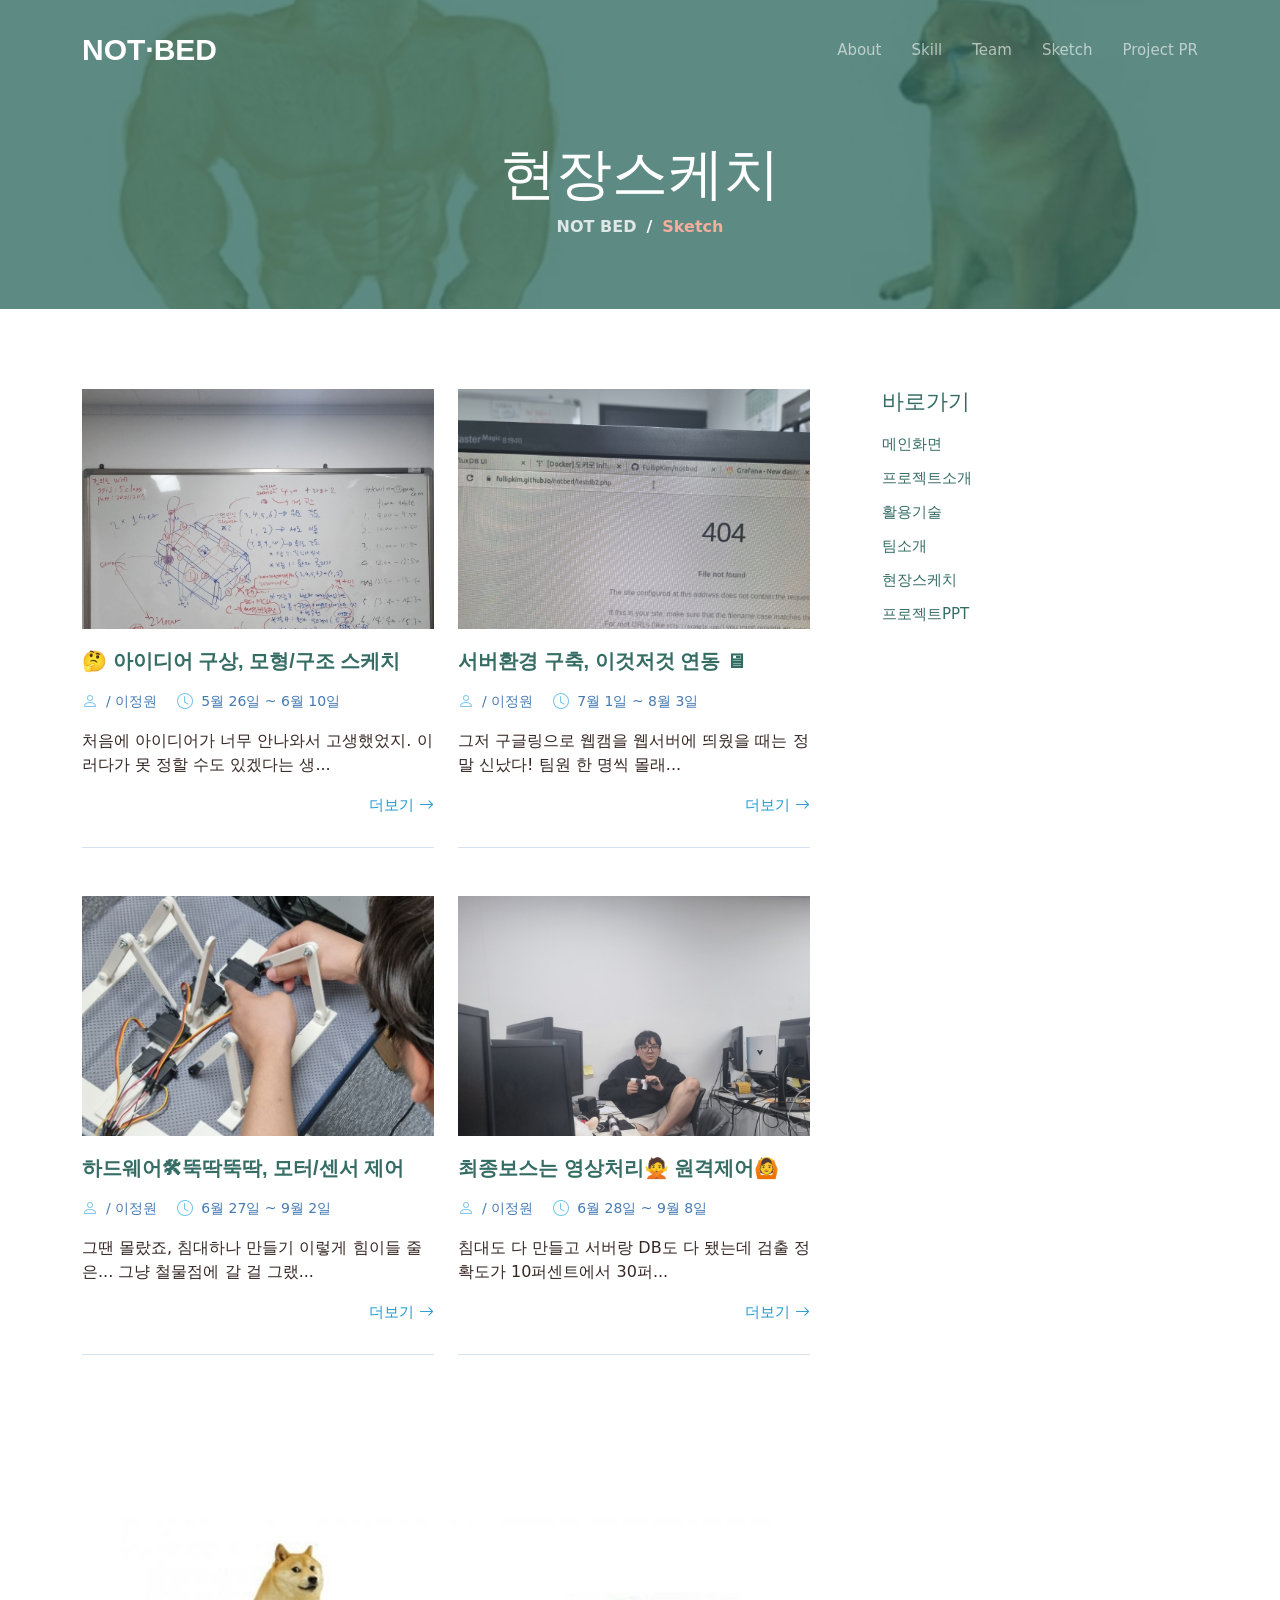
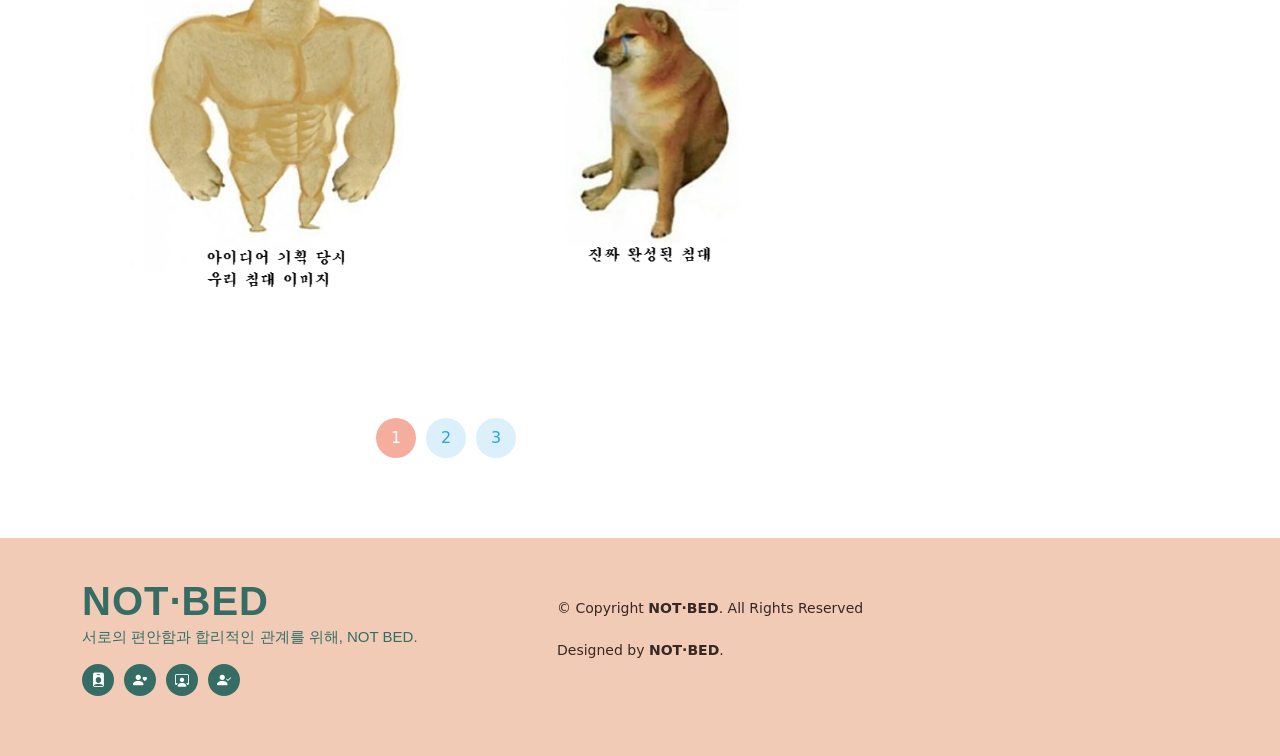
<file: teamportfoliosite/blog.html>
<!DOCTYPE html>
<html lang="en">

<head>
  <meta charset="utf-8">
  <meta content="width=device-width, initial-scale=1.0" name="viewport">

  <title>Project Team NotBed : Sketch</title>
  <meta content="" name="description">
  <meta content="" name="keywords">

  <!-- Favicons -->
  <link href="assets/img/favicon.png" rel="icon">
  <link href="assets/img/apple-touch-icon.png" rel="apple-touch-icon">

  <!-- Google Fonts -->
  <link rel="preconnect" href="https://fonts.googleapis.com">
  <link rel="preconnect" href="https://fonts.gstatic.com" crossorigin>
  <link href="https://fonts.googleapis.com/css2?family=Gowun+Batang&family=IBM+Plex+Sans+KR:wght@100;200;300;400;500;600;700&display=swap" rel="stylesheet">

  <!-- Vendor CSS Files -->
  <link href="assets/vendor/bootstrap/css/bootstrap.min.css" rel="stylesheet">
  <link href="assets/vendor/bootstrap-icons/bootstrap-icons.css" rel="stylesheet">
  <link href="assets/vendor/aos/aos.css" rel="stylesheet">
  <link href="assets/vendor/glightbox/css/glightbox.min.css" rel="stylesheet">
  <link href="assets/vendor/swiper/swiper-bundle.min.css" rel="stylesheet">
  <link href="assets/vendor/remixicon/remixicon.css" rel="stylesheet">

  <!-- Template Main CSS File -->
  <link href="assets/css/main.css" rel="stylesheet">

  <!-- =======================================================
  * Template Name: Nova - v1.0.0
  * Template URL: https://bootstrapmade.com/nova-bootstrap-business-template/
  * Author: BootstrapMade.com
  * License: https://bootstrapmade.com/license/
  ======================================================== -->
</head>

<body class="page-index">

  <!-- ======= Header ======= -->
  <header id="header" class="header d-flex align-items-center fixed-top">
    <div class="container-fluid container-xl d-flex align-items-center justify-content-between">

      <a href="index.html" class="logo d-flex align-items-center">
        <!-- Uncomment the line below if you also wish to use an image logo -->
        <!-- <img src="assets/img/logo.png" alt=""> -->
        <h1 class="d-flex align-items-center">NOT·BED</h1>
      </a>

      <i class="mobile-nav-toggle mobile-nav-show bi bi-list"></i>
      <i class="mobile-nav-toggle mobile-nav-hide d-none bi bi-x"></i>

      <nav id="navbar" class="navbar">
        <ul>
          <li><a href="about.html" onMouseOver="this.innerHTML='프로젝트소개'" onMouseOut="this.innerHTML='About'">About</a></li>
          <li><a href="services.html" onMouseOver="this.innerHTML='활용기술'" onMouseOut="this.innerHTML='Skill'">Skill</a></li>
          <li><a href="team.html" onMouseOver="this.innerHTML='팀소개'" onMouseOut="this.innerHTML='Team'">Team</a></li>
          <li><a href="blog.html" onMouseOver="this.innerHTML='현장스케치'" onMouseOut="this.innerHTML='Sketch'">Sketch</a></li>
          <li><a href="contact.html" onMouseOver="this.innerHTML='발표PR자료'" onMouseOut="this.innerHTML='Project PR'">Project PR</a></li>
        </ul>
      </nav><!-- .navbar -->

    </div>

  </header><!-- End Header -->

  <main id="main">

    <!-- ======= Breadcrumbs ======= -->
    <div class="breadcrumbs d-flex align-items-center" style="background-image: url('assets/img/siba.png');">
      <div class="container position-relative d-flex flex-column align-items-center">

        <h2>현장스케치</h2>
        <ol>
          <li><a href="index.html">NOT BED</a></li>
          <li>Sketch</li>
        </ol>

      </div>
    </div><!-- End Breadcrumbs -->

    <!-- ======= Blog Section ======= -->
    <section id="blog" class="blog">
      <div class="container" data-aos="fade-up">

        <div class="row g-5">

          <div class="col-lg-8" data-aos="fade-up" data-aos-delay="200">

            <div class="row gy-5 posts-list">

              <div class="col-lg-6">
                <article class="d-flex flex-column">

                  <div class="post-img">
                    <img src="assets/img/blog/blog-1.jpg" alt="" class="img-fluid">
                  </div>

                  <h2 class="title">
                    <a href="blog-details.html">🤔 아이디어 구상, 모형/구조 스케치</a>
                  </h2>

                  <div class="meta-top">
                    <ul>
                      <li class="d-flex align-items-center"><i class="bi bi-person"></i> <a href="blog-details.html"> / 이정원</a></li>
                      <li class="d-flex align-items-center"><i class="bi bi-clock"></i> <a href="blog-details.html">5월 26일 &#126; 6월 10일</a></li>
                    </ul>
                  </div>

                  <div class="content">
                    <p>
                      처음에 아이디어가 너무 안나와서 고생했었지. 이러다가 못 정할 수도 있겠다는 생...
                    </p>
                  </div>

                  <div class="read-more mt-auto align-self-end">
                    <a href="blog-details.html">더보기 <i class="bi bi-arrow-right"></i></a>
                  </div>

                </article>
              </div><!-- End post list item -->

              <div class="col-lg-6">
                <article class="d-flex flex-column">

                  <div class="post-img">
                    <img src="assets/img/blog/blog-2.jpg" alt="" class="img-fluid">
                  </div>

                  <h2 class="title">
                    <a href="blog-details2.html">서버환경 구축, 이것저것 연동 🖥</a>
                  </h2>

                  <div class="meta-top">
                    <ul>
                      <li class="d-flex align-items-center"><i class="bi bi-person"></i> <a href="blog-details2.html"> / 이정원</a></li>
                      <li class="d-flex align-items-center"><i class="bi bi-clock"></i> <a href="blog-details2.html">7월 1일 &#126; 8월 3일</a></li>
                    </ul>
                  </div>

                  <div class="content">
                    <p>
                      그저 구글링으로 웹캠을 웹서버에 띄웠을 때는 정말 신났다! 팀원 한 명씩 몰래...
                    </p>
                  </div>

                  <div class="read-more mt-auto align-self-end">
                    <a href="blog-details2.html">더보기 <i class="bi bi-arrow-right"></i></a>
                  </div>

                </article>
              </div><!-- End post list item -->

              <div class="col-lg-6">
                <article class="d-flex flex-column">

                  <div class="post-img">
                    <img src="assets/img/blog/blog-3.jpg" alt="" class="img-fluid">
                  </div>

                  <h2 class="title">
                    <a href="blog-details3.html">하드웨어🛠뚝딱뚝딱, 모터/센서 제어</a>
                  </h2>

                  <div class="meta-top">
                    <ul>
                      <li class="d-flex align-items-center"><i class="bi bi-person"></i> <a href="blog-details3.html"> / 이정원</a></li>
                      <li class="d-flex align-items-center"><i class="bi bi-clock"></i> <a href="blog-details3.html">6월 27일 &#126; 9월 2일</a></li>
                    </ul>
                  </div>

                  <div class="content">
                    <p>
                      그땐 몰랐죠, 침대하나 만들기 이렇게 힘이들 줄은... 그냥 철물점에 갈 걸 그랬...
                    </p>
                  </div>

                  <div class="read-more mt-auto align-self-end">
                    <a href="blog-details3.html">더보기 <i class="bi bi-arrow-right"></i></a>
                  </div>

                </article>
              </div><!-- End post list item -->

              <div class="col-lg-6">
                <article class="d-flex flex-column">

                  <div class="post-img">
                    <img src="assets/img/blog/blog-4.jpg" alt="" class="img-fluid">
                  </div>

                  <h2 class="title">
                    <a href="blog-details4.html">최종보스는 영상처리🙅 원격제어🙆</a>
                  </h2>

                  <div class="meta-top">
                    <ul>
                      <li class="d-flex align-items-center"><i class="bi bi-person"></i> <a href="blog-details4.html"> / 이정원</a></li>
                      <li class="d-flex align-items-center"><i class="bi bi-clock"></i> <a href="blog-details4.html">6월 28일 &#126; 9월 8일</a></li>
                    </ul>
                  </div>

                  <div class="content">
                    <p>
                      침대도 다 만들고 서버랑 DB도 다 됐는데 검출 정확도가 10퍼센트에서 30퍼...
                    </p>
                  </div>

                  <div class="read-more mt-auto align-self-end">
                    <a href="blog-details4.html">더보기 <i class="bi bi-arrow-right"></i></a>
                  </div>

                </article>
              </div><!-- End post list item -->
			<img src="assets/img/siba.png" />
            </div><!-- End blog posts list -->

            <div class="blog-pagination">
              <ul class="justify-content-center">
                <li class="active"><a href="#">1</a></li>
                <li><a href="#">2</a></li>
                <li><a href="#">3</a></li>
              </ul>
            </div><!-- End blog pagination -->

          </div>

          <div class="col-lg-4" data-aos="fade-up" data-aos-delay="600">

            <div class="sidebar ps-lg-4">

              <div class="sidebar-item categories">
                <h3 class="sidebar-title">바로가기</h3>
                <ul class="mt-3">
                  <li><a href="index.html">메인화면</a></li>
                  <li><a href="about.html">프로젝트소개</a></li>
                  <li><a href="services.html">활용기술</a></li>
                  <li><a href="team.html">팀소개</a></li>
                  <li><a href="#">현장스케치</a></li>
                  <li><a href="contact.html">프로젝트PPT</a></li>
                </ul>
              </div><!-- End sidebar categories-->

            </div><!-- End Blog Sidebar -->

          </div>

        </div>

      </div>
    </section><!-- End Blog Section -->

  </main><!-- End #main -->

  <!-- ======= Footer ======= -->
  <footer id="footer" class="footer">

    <div class="footer-content">
      <div class="container">
        <div class="row gy-4">
          <div class="col-lg-5 col-md-12 footer-info">
            <a href="index.html" class="logo d-flex align-items-center">
              <span>NOT·BED</span>
            </a>
            <p>서로의 편안함과 합리적인 관계를 위해, NOT BED.</p>
            <div class="social-links d-flex  mt-3">
              <a href="https://fullipkim.github.io/portfolio_/" class="bi-person-badge-fill"></a>
              <a href="https://inae0615.github.io/inae_Lee/" class="bi-person-heart"></a>
              <a href="https://kkaemmi.github.io/project_1/" class="bi-person-workspace"></a>
              <a href="https://goo05041.github.io/kwanwoo/" class="bi-person-check-fill"></a>
            </div>
          </div>
		  <div class="col-lg-5 col-md 12 copyright">
          &copy; Copyright <strong><span>NOT·BED</span></strong>. All Rights Reserved
          <p><br>Designed by <strong><span>NOT·BED</span></strong>.</p>
          </div>
        </div>
      </div>
    </div>
  </footer>	  <!-- End Footer -->
  <!-- End Footer -->

  <a href="#" class="scroll-top d-flex align-items-center justify-content-center"><i class="bi bi-arrow-up-short"></i></a>

  <div id="preloader"></div>

  <!-- Vendor JS Files -->
  <script src="assets/vendor/bootstrap/js/bootstrap.bundle.min.js"></script>
  <script src="assets/vendor/aos/aos.js"></script>
  <script src="assets/vendor/glightbox/js/glightbox.min.js"></script>
  <script src="assets/vendor/swiper/swiper-bundle.min.js"></script>
  <script src="assets/vendor/isotope-layout/isotope.pkgd.min.js"></script>
  <script src="assets/vendor/php-email-form/validate.js"></script>

  <!-- Template Main JS File -->
  <script src="assets/js/main.js"></script>

</body>

</html>
</file>
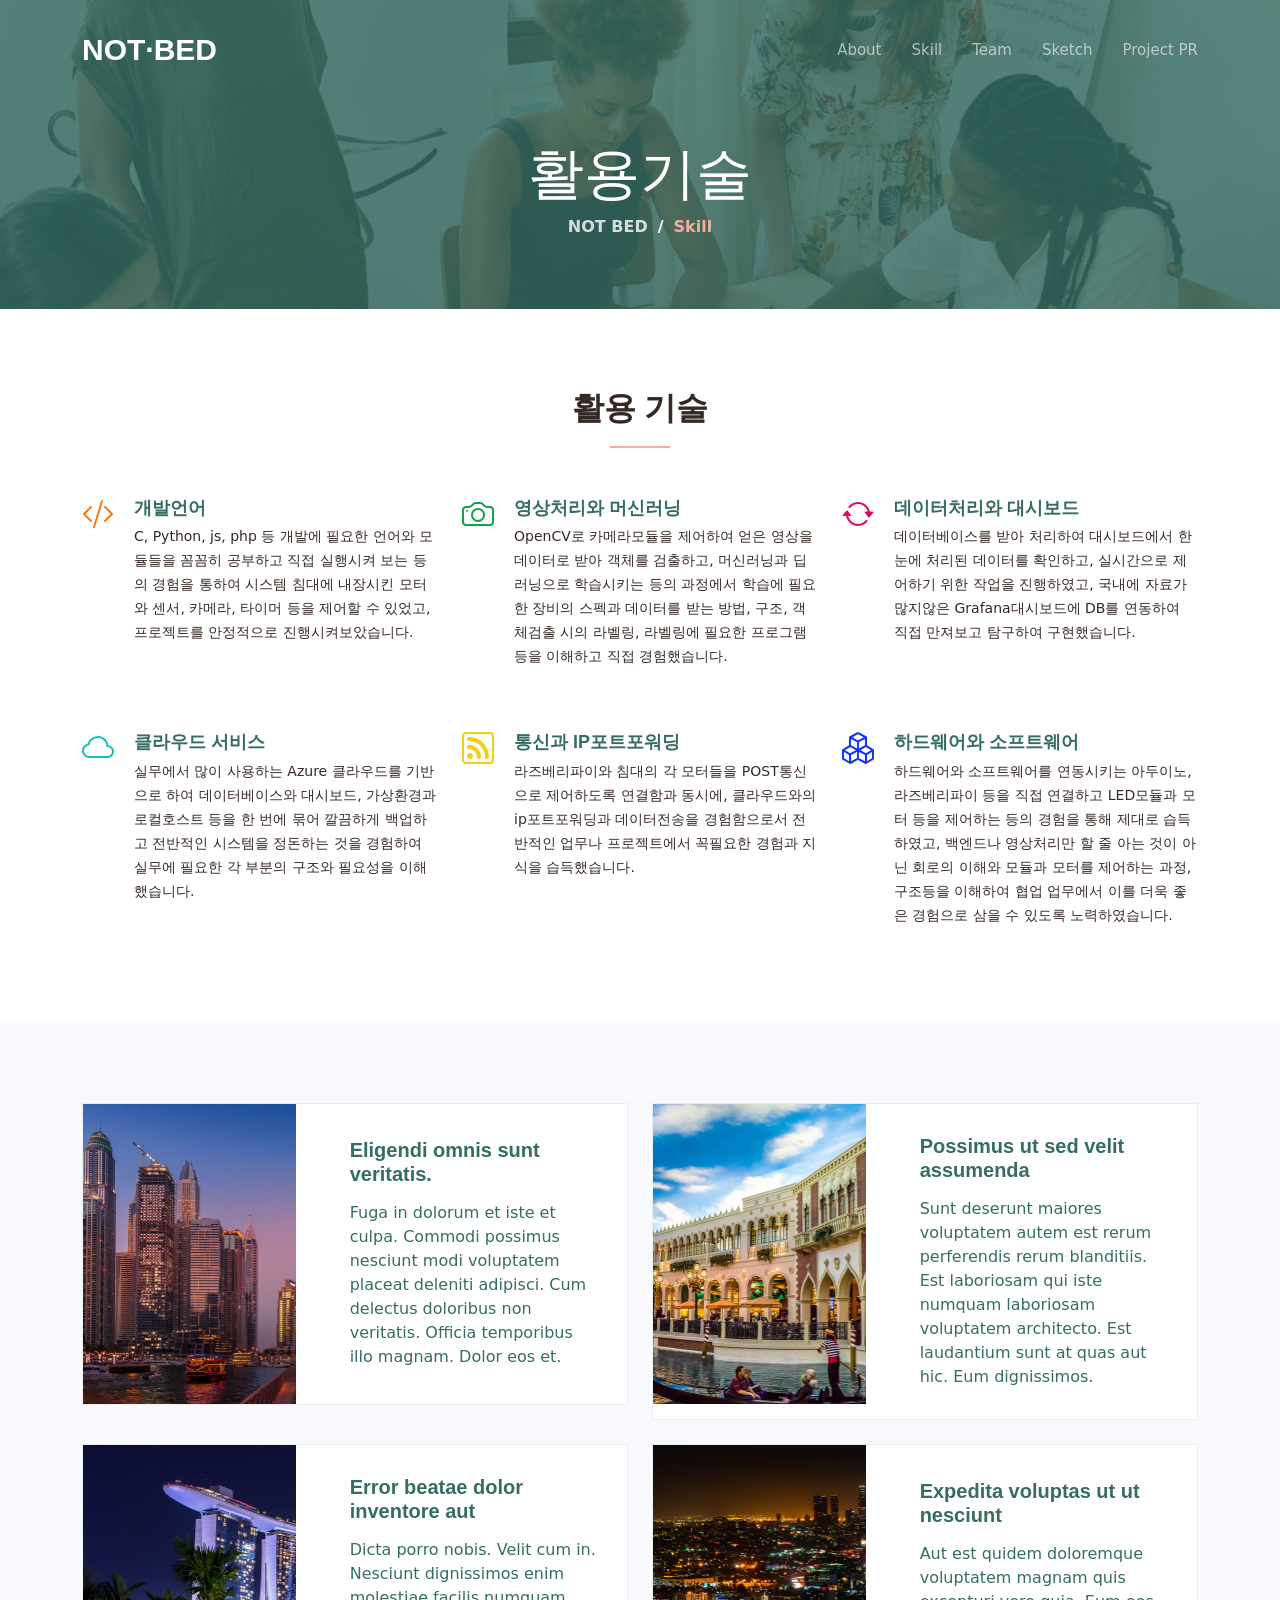
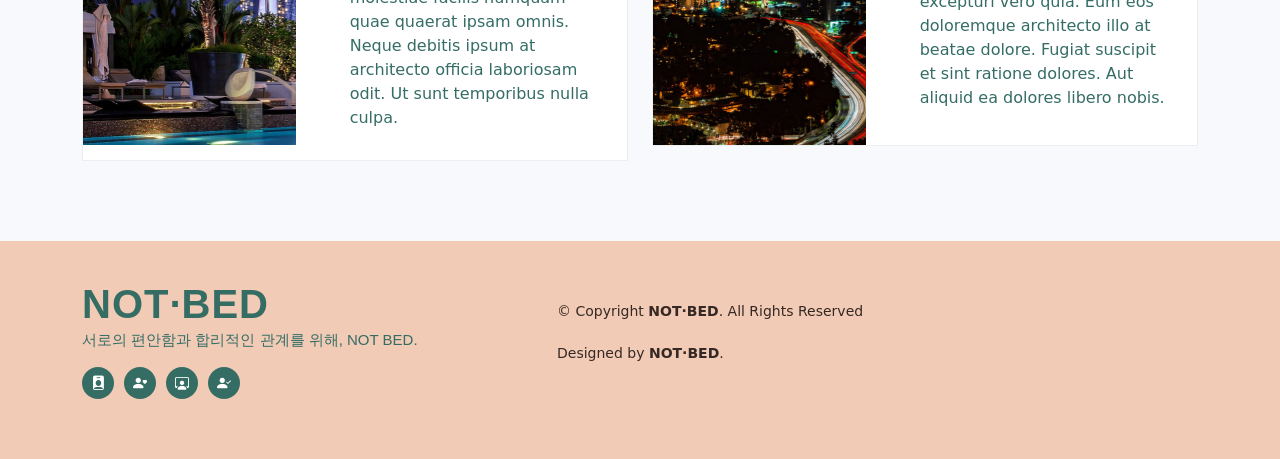
<file: teamportfoliosite/services.html>
<!DOCTYPE html>
<html lang="en">

<head>
  <meta charset="utf-8">
  <meta content="width=device-width, initial-scale=1.0" name="viewport">

  <title>Project Team NotBed : Skill</title>
  <meta content="" name="description">
  <meta content="" name="keywords">

  <!-- Favicons -->
  <link href="assets/img/favicon.png" rel="icon">
  <link href="assets/img/apple-touch-icon.png" rel="apple-touch-icon">

  <!-- Google Fonts -->
  <link rel="preconnect" href="https://fonts.googleapis.com">
  <link rel="preconnect" href="https://fonts.gstatic.com" crossorigin>
  <link href="https://fonts.googleapis.com/css2?family=Gowun+Batang&family=IBM+Plex+Sans+KR:wght@100;200;300;400;500;600;700&display=swap" rel="stylesheet">

  <!-- Vendor CSS Files -->
  <link href="assets/vendor/bootstrap/css/bootstrap.min.css" rel="stylesheet">
  <link href="assets/vendor/bootstrap-icons/bootstrap-icons.css" rel="stylesheet">
  <link href="assets/vendor/aos/aos.css" rel="stylesheet">
  <link href="assets/vendor/glightbox/css/glightbox.min.css" rel="stylesheet">
  <link href="assets/vendor/swiper/swiper-bundle.min.css" rel="stylesheet">
  <link href="assets/vendor/remixicon/remixicon.css" rel="stylesheet">

  <!-- Template Main CSS File -->
  <link href="assets/css/main.css" rel="stylesheet">

  <!-- =======================================================
  * Template Name: Nova - v1.0.0
  * Template URL: https://bootstrapmade.com/nova-bootstrap-business-template/
  * Author: BootstrapMade.com
  * License: https://bootstrapmade.com/license/
  ======================================================== -->
</head>

<body class="page-index">

  <!-- ======= Header ======= -->
  <header id="header" class="header d-flex align-items-center fixed-top">
    <div class="container-fluid container-xl d-flex align-items-center justify-content-between">

      <a href="index.html" class="logo d-flex align-items-center">
        <!-- Uncomment the line below if you also wish to use an image logo -->
        <!-- <img src="assets/img/logo.png" alt=""> -->
        <h1 class="d-flex align-items-center">NOT·BED</h1>
      </a>

      <i class="mobile-nav-toggle mobile-nav-show bi bi-list"></i>
      <i class="mobile-nav-toggle mobile-nav-hide d-none bi bi-x"></i>

      <nav id="navbar" class="navbar">
        <ul>
          <li><a href="about.html" onMouseOver="this.innerHTML='프로젝트소개'" onMouseOut="this.innerHTML='About'">About</a></li>
          <li><a href="services.html" onMouseOver="this.innerHTML='활용기술'" onMouseOut="this.innerHTML='Skill'">Skill</a></li>
          <li><a href="team.html" onMouseOver="this.innerHTML='팀소개'" onMouseOut="this.innerHTML='Team'">Team</a></li>
          <li><a href="blog.html" onMouseOver="this.innerHTML='현장스케치'" onMouseOut="this.innerHTML='Sketch'">Sketch</a></li>
          <li><a href="contact.html" onMouseOver="this.innerHTML='발표PR자료'" onMouseOut="this.innerHTML='Project PR'">Project PR</a></li>
        </ul>
      </nav><!-- .navbar -->

    </div>
  </header><!-- End Header -->

  <main id="main">

    <!-- ======= Breadcrumbs ======= -->
    <div class="breadcrumbs d-flex align-items-center" style="background-image: url('assets/img/services-header.jpg');">
      <div class="container position-relative d-flex flex-column align-items-center">

        <h2>활용기술</h2>
        <ol>
          <li><a href="index.html">NOT BED</a></li>
          <li>Skill</li>
        </ol>

      </div>
    </div><!-- End Breadcrumbs -->

    <!-- ======= Our Services Section ======= -->
    <section id="services-list" class="services-list">
      <div class="container" data-aos="fade-up">

        <div class="section-header">
          <h2>활용 기술</h2>

        </div>

        <div class="row gy-5">

          <div class="col-lg-4 col-md-6 service-item d-flex" data-aos="fade-up" data-aos-delay="100">
            <div class="icon flex-shrink-0"><i class="bi bi-code-slash" style="color: #f57813;"></i></div>
            <div>
              <h4 class="title"><a href="#" class="stretched-link">개발언어</a></h4>
              <p class="description">C, Python, js, php 등 개발에 필요한 언어와 모듈들을 꼼꼼히 공부하고 직접 실행시켜 보는 등의 경험을 통하여 시스템 침대에 내장시킨 모터와 센서, 카메라, 타이머 등을 제어할 수 있었고, 프로젝트를 안정적으로 진행시켜보았습니다.</p>
            </div>
          </div>
          <!-- End Service Item -->

          <div class="col-lg-4 col-md-6 service-item d-flex" data-aos="fade-up" data-aos-delay="200">
            <div class="icon flex-shrink-0"><i class="bi bi-camera" style="color: #15a04a;"></i></div>
            <div>
              <h4 class="title"><a href="#" class="stretched-link">영상처리와 머신러닝</a></h4>
              <p class="description">OpenCV로 카메라모듈을 제어하여 얻은 영상을 데이터로 받아 객체를 검출하고, 머신러닝과 딥러닝으로 학습시키는 등의 과정에서 학습에 필요한 장비의 스펙과 데이터를 받는 방법, 구조, 객체검출 시의 라벨링, 라벨링에 필요한 프로그램 등을 이해하고 직접 경험했습니다.</p>
            </div>
          </div><!-- End Service Item -->

          <div class="col-lg-4 col-md-6 service-item d-flex" data-aos="fade-up" data-aos-delay="300">
            <div class="icon flex-shrink-0"><i class="bi bi-arrow-repeat" style="color: #d90769;"></i></div>
            <div>
              <h4 class="title"><a href="#" class="stretched-link">데이터처리와 대시보드</a></h4>
              <p class="description">데이터베이스를 받아 처리하여 대시보드에서 한 눈에 처리된 데이터를 확인하고, 실시간으로 제어하기 위한 작업을 진행하였고, 국내에 자료가 많지않은 Grafana대시보드에 DB를 연동하여 직접 만져보고 탐구하여 구현했습니다.</p>
            </div>
          </div><!-- End Service Item -->

          <div class="col-lg-4 col-md-6 service-item d-flex" data-aos="fade-up" data-aos-delay="400">
            <div class="icon flex-shrink-0"><i class="bi bi-cloud" style="color: #15bfbc;"></i></div>
            <div>
              <h4 class="title"><a href="#" class="stretched-link">클라우드 서비스</a></h4>
              <p class="description">실무에서 많이 사용하는 Azure 클라우드를 기반으로 하여 데이터베이스와 대시보드, 가상환경과 로컬호스트 등을 한 번에 묶어 깔끔하게 백업하고 전반적인 시스템을 정돈하는 것을 경험하여 실무에 필요한 각 부분의 구조와 필요성을 이해했습니다.</p>
            </div>
          </div><!-- End Service Item -->

          <div class="col-lg-4 col-md-6 service-item d-flex" data-aos="fade-up" data-aos-delay="500">
            <div class="icon flex-shrink-0"><i class="bi bi-rss" style="color: #f5cf13;"></i></div>
            <div>
              <h4 class="title"><a href="#" class="stretched-link">통신과 IP포트포워딩</a></h4>
              <p class="description">라즈베리파이와 침대의 각 모터들을 POST통신으로 제어하도록 연결함과 동시에, 클라우드와의 ip포트포워딩과 데이터전송을 경험함으로서 전반적인 업무나 프로젝트에서 꼭필요한 경험과 지식을 습득했습니다.</p>
            </div>
          </div><!-- End Service Item -->

          <div class="col-lg-4 col-md-6 service-item d-flex" data-aos="fade-up" data-aos-delay="600">
            <div class="icon flex-shrink-0"><i class="bi bi-boxes" style="color: #1335f5;"></i></div>
            <div>
              <h4 class="title"><a href="#" class="stretched-link">하드웨어와 소프트웨어</a></h4>
              <p class="description">하드웨어와 소프트웨어를 연동시키는 아두이노, 라즈베리파이 등을 직접 연결하고 LED모듈과 모터 등을 제어하는 등의 경험을 통해 제대로 습득하였고, 백엔드나 영상처리만 할 줄 아는 것이 아닌 회로의 이해와 모듈과 모터를 제어하는 과정, 구조등을 이해하여 협업 업무에서 이를 더욱 좋은 경험으로 삼을 수 있도록 노력하였습니다.</p>
            </div>
          </div><!-- End Service Item -->

        </div>

      </div>

    </section><!-- End Our Services Section -->

    <!-- ======= Services Cards Section ======= -->
    <section id="services-cards" class="services-cards">
      <div class="container" data-aos="fade-up">

        <div class="row gy-4">

          <div class="col-lg-6" data-aos="fade-up" data-aos-delay="100">
            <div class="card-item">
              <div class="row">
                <div class="col-xl-5">
                  <div class="card-bg" style="background-image: url(assets/img/cards-1.jpg);"></div>
                </div>
                <div class="col-xl-7 d-flex align-items-center">
                  <div class="card-body">
                    <h4 class="card-title">Eligendi omnis sunt veritatis.</h4>
                    <p>Fuga in dolorum et iste et culpa. Commodi possimus nesciunt modi voluptatem placeat deleniti adipisci. Cum delectus doloribus non veritatis. Officia temporibus illo magnam. Dolor eos et.</p>
                  </div>
                </div>
              </div>
            </div>
          </div><!-- End Card Item -->

          <div class="col-lg-6" data-aos="fade-up" data-aos-delay="200">
            <div class="card-item">
              <div class="row">
                <div class="col-xl-5">
                  <div class="card-bg" style="background-image: url(assets/img/cards-2.jpg);"></div>
                </div>
                <div class="col-xl-7 d-flex align-items-center">
                  <div class="card-body">
                    <h4 class="card-title">Possimus ut sed velit assumenda</h4>
                    <p>Sunt deserunt maiores voluptatem autem est rerum perferendis rerum blanditiis. Est laboriosam qui iste numquam laboriosam voluptatem architecto. Est laudantium sunt at quas aut hic. Eum dignissimos.</p>
                  </div>
                </div>
              </div>
            </div>
          </div><!-- End Card Item -->

          <div class="col-lg-6" data-aos="fade-up" data-aos-delay="300">
            <div class="card-item">
              <div class="row">
                <div class="col-xl-5">
                  <div class="card-bg" style="background-image: url(assets/img/cards-3.jpg);"></div>
                </div>
                <div class="col-xl-7 d-flex align-items-center">
                  <div class="card-body">
                    <h4 class="card-title">Error beatae dolor inventore aut</h4>
                    <p>Dicta porro nobis. Velit cum in. Nesciunt dignissimos enim molestiae facilis numquam quae quaerat ipsam omnis. Neque debitis ipsum at architecto officia laboriosam odit. Ut sunt temporibus nulla culpa.</p>
                  </div>
                </div>
              </div>
            </div>
          </div><!-- End Card Item -->

          <div class="col-lg-6" data-aos="fade-up" data-aos-delay="400">
            <div class="card-item">
              <div class="row">
                <div class="col-xl-5">
                  <div class="card-bg" style="background-image: url(assets/img/cards-4.jpg);"></div>
                </div>
                <div class="col-xl-7 d-flex align-items-center">
                  <div class="card-body">
                    <h4 class="card-title">Expedita voluptas ut ut nesciunt</h4>
                    <p>Aut est quidem doloremque voluptatem magnam quis excepturi vero quia. Eum eos doloremque architecto illo at beatae dolore. Fugiat suscipit et sint ratione dolores. Aut aliquid ea dolores libero nobis.</p>
                  </div>
                </div>
              </div>
            </div>
          </div><!-- End Card Item -->

        </div>

      </div>
    </section><!-- End Services Cards Section -->

  </main><!-- End #main -->

  <!-- ======= Footer ======= -->
  <footer id="footer" class="footer">

    <div class="footer-content">
      <div class="container">
        <div class="row gy-4">
          <div class="col-lg-5 col-md-12 footer-info">
            <a href="index.html" class="logo d-flex align-items-center">
              <span>NOT·BED</span>
            </a>
            <p>서로의 편안함과 합리적인 관계를 위해, NOT BED.</p>
            <div class="social-links d-flex  mt-3">
              <a href="https://fullipkim.github.io/portfolio_/" class="bi-person-badge-fill"></a>
              <a href="https://inae0615.github.io/inae_Lee/" class="bi-person-heart"></a>
              <a href="https://kkaemmi.github.io/project_1/" class="bi-person-workspace"></a>
              <a href="https://goo05041.github.io/kwanwoo/" class="bi-person-check-fill"></a>
            </div>
          </div>
		  <div class="col-lg-5 col-md 12 copyright">
          &copy; Copyright <strong><span>NOT·BED</span></strong>. All Rights Reserved
          <p><br>Designed by <strong><span>NOT·BED</span></strong>.</p>
          </div>
        </div>
      </div>
    </div>
  </footer>
  <!-- End Footer -->

  <a href="#" class="scroll-top d-flex align-items-center justify-content-center"><i class="bi bi-arrow-up-short"></i></a>

  <div id="preloader"></div>

  <!-- Vendor JS Files -->
  <script src="assets/vendor/bootstrap/js/bootstrap.bundle.min.js"></script>
  <script src="assets/vendor/aos/aos.js"></script>
  <script src="assets/vendor/glightbox/js/glightbox.min.js"></script>
  <script src="assets/vendor/swiper/swiper-bundle.min.js"></script>
  <script src="assets/vendor/isotope-layout/isotope.pkgd.min.js"></script>
  <script src="assets/vendor/php-email-form/validate.js"></script>

  <!-- Template Main JS File -->
  <script src="assets/js/main.js"></script>

</body>

</html>
</file>
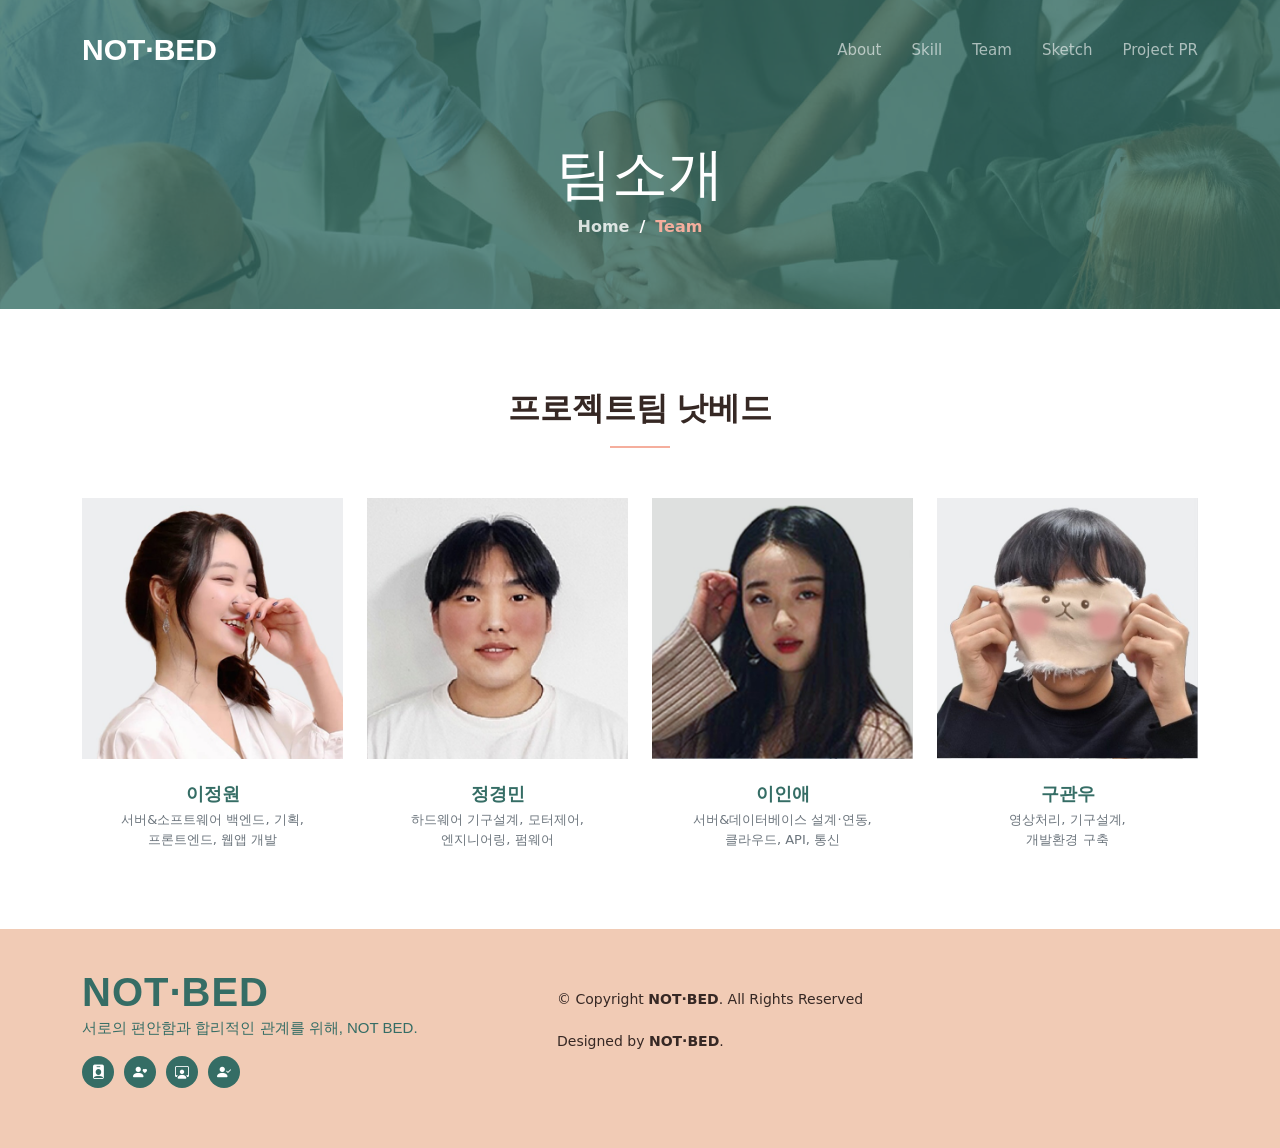
<file: teamportfoliosite/team.html>
<!DOCTYPE html>
<html lang="ko">

<head>
  <meta charset="utf-8">
  <meta content="width=device-width, initial-scale=1.0" name="viewport">

  <title>Project Team NotBed : Team</title>
  <meta content="" name="description">
  <meta content="" name="keywords">

  <!-- Favicons -->
  <link href="assets/img/favicon.png" rel="icon">
  <link href="assets/img/apple-touch-icon.png" rel="apple-touch-icon">

  <!-- Google Fonts -->
  <link rel="preconnect" href="https://fonts.googleapis.com">
  <link rel="preconnect" href="https://fonts.gstatic.com" crossorigin>
  <link href="https://fonts.googleapis.com/css2?family=Gowun+Batang&family=IBM+Plex+Sans+KR:wght@100;200;300;400;500;600;700&display=swap" rel="stylesheet">

  <!-- Vendor CSS Files -->
  <link href="assets/vendor/bootstrap/css/bootstrap.min.css" rel="stylesheet">
  <link href="assets/vendor/bootstrap-icons/bootstrap-icons.css" rel="stylesheet">
  <link href="assets/vendor/aos/aos.css" rel="stylesheet">
  <link href="assets/vendor/glightbox/css/glightbox.min.css" rel="stylesheet">
  <link href="assets/vendor/swiper/swiper-bundle.min.css" rel="stylesheet">
  <link href="assets/vendor/remixicon/remixicon.css" rel="stylesheet">

  <!-- Template Main CSS File -->
  <link href="assets/css/main.css" rel="stylesheet">

  <!-- =======================================================
  * Template Name: Nova - v1.0.0
  * Template URL: https://bootstrapmade.com/nova-bootstrap-business-template/
  * Author: BootstrapMade.com
  * License: https://bootstrapmade.com/license/
  ======================================================== -->
</head>

<body class="page-index">

  <!-- ======= Header ======= -->
  <header id="header" class="header d-flex align-items-center fixed-top">
    <div class="container-fluid container-xl d-flex align-items-center justify-content-between">

      <a href="index.html" class="logo d-flex align-items-center">
        <!-- Uncomment the line below if you also wish to use an image logo -->
        <!-- <img src="assets/img/logo.png" alt=""> -->
        <h1 class="d-flex align-items-center">NOT·BED</h1>
      </a>

      <i class="mobile-nav-toggle mobile-nav-show bi bi-list"></i>
      <i class="mobile-nav-toggle mobile-nav-hide d-none bi bi-x"></i>

      <nav id="navbar" class="navbar">
        <ul>
          <li><a href="about.html" onMouseOver="this.innerHTML='프로젝트소개'" onMouseOut="this.innerHTML='About'">About</a></li>
          <li><a href="services.html" onMouseOver="this.innerHTML='활용기술'" onMouseOut="this.innerHTML='Skill'">Skill</a></li>
          <li><a href="team.html" onMouseOver="this.innerHTML='팀소개'" onMouseOut="this.innerHTML='Team'">Team</a></li>
          <li><a href="blog.html" onMouseOver="this.innerHTML='현장스케치'" onMouseOut="this.innerHTML='Sketch'">Sketch</a></li>
          <li><a href="contact.html" onMouseOver="this.innerHTML='발표PR자료'" onMouseOut="this.innerHTML='Project PR'">Project PR</a></li>
        </ul>
      </nav><!-- .navbar -->

    </div>
  </header><!-- End Header -->

  <main id="main">

    <!-- ======= Breadcrumbs ======= -->
    <div class="breadcrumbs d-flex align-items-center" style="background-image: url('assets/img/team-header.jpg');">
      <div class="container position-relative d-flex flex-column align-items-center">

        <h2>팀소개</h2>
        <ol>
          <li><a href="index.html">Home</a></li>
          <li>Team</li>
        </ol>

      </div>
    </div><!-- End Breadcrumbs -->

    <!-- ======= Team Section ======= -->
    <section id="team" class="team">
      <div class="container" data-aos="fade-up">

        <div class="section-header">
          <h2>프로젝트팀 낫베드</h2>

        </div>

        <div class="row gy-4">

          <div class="col-lg-3 col-md-6" data-aos="fade-up" data-aos-delay="100">
            <div class="team-member">
              <div class="member-img">
                <img src="assets/img/team/team-1.jpg" class="img-fluid" alt="">
                <div class="social">
                  <a href="https://github.com/fullipkim"><i class="bi bi-github"></i></a>
                  <a href="https://fullipkim.github.io/portfolio_/"><i class="bi bi-house-door"></i></a>
                  <a href="https://www.instagram.com/ki_ry_/"><i class="bi bi-instagram"></i></a>
                </div>
              </div>
              <div class="member-info">
                <h4>이정원</h4>
                <span>서버&amp;소프트웨어 백엔드, 기획,<br>프론트엔드, 웹앱 개발</span>
              </div>
            </div>
          </div><!-- End Team Member -->

          <div class="col-lg-3 col-md-6" data-aos="fade-up" data-aos-delay="200">
            <div class="team-member">
              <div class="member-img">
                <img src="assets/img/team/team-2.jpg" class="img-fluid" alt="">
                <div class="social">
                  <a href="https://github.com/kkaemmi"><i class="bi bi-github"></i></a>
                  <a href="https://kkaemmi.github.io/project_1/"><i class="bi bi-house-door"></i></a>
                  <a href="https://www.instagram.com/"><i class="bi bi-instagram"></i></a>
                </div>
              </div>
              <div class="member-info">
                <h4>정경민</h4>
                <span>하드웨어 기구설계, 모터제어,<br>엔지니어링, 펌웨어</span>
              </div>
            </div>
          </div><!-- End Team Member -->

          <div class="col-lg-3 col-md-6" data-aos="fade-up" data-aos-delay="300">
            <div class="team-member">
              <div class="member-img">
                <img src="assets/img/team/team-3.jpg" class="img-fluid" alt="">
                <div class="social">
                  <a href="https://github.com/inae0615"><i class="bi bi-github"></i></a>
                  <a href="https://inae0615.github.io/inae_Lee/"><i class="bi bi-house-door"></i></a>
                  <a href="https://www.instagram.com/in_s2___"><i class="bi bi-instagram"></i></a>
                </div>
              </div>
              <div class="member-info">
                <h4>이인애</h4>
                <span>서버&amp;데이터베이스 설계·연동,<br>클라우드, API, 통신</span>
              </div>
            </div>
          </div><!-- End Team Member -->

          <div class="col-lg-3 col-md-6" data-aos="fade-up" data-aos-delay="400">
            <div class="team-member">
              <div class="member-img">
                <img src="assets/img/team/team-4.jpg" class="img-fluid" alt="">
                <div class="social">
                  <a href="hhttps://github.com/goo05041"><i class="bi bi-github"></i></a>
                  <a href="https://goo05041.github.io/kwanwoo/"><i class="bi bi-house-door"></i></a>
                  <a href="https://www.instagram.com/goo05041"><i class="bi bi-instagram"></i></a>
                </div>
              </div>
              <div class="member-info">
                <h4>구관우</h4>
                <span>영상처리, 기구설계,<br>개발환경 구축</span>
              </div>
            </div>
          </div><!-- End Team Member -->

        </div>

      </div>

    </section><!-- End Team Section -->

  </main><!-- End #main -->

  <!-- ======= Footer ======= -->
  <footer id="footer" class="footer">

    <div class="footer-content">
      <div class="container">
        <div class="row gy-4">
          <div class="col-lg-5 col-md-12 footer-info">
            <a href="index.html" class="logo d-flex align-items-center">
              <span>NOT·BED</span>
            </a>
            <p>서로의 편안함과 합리적인 관계를 위해, NOT BED.</p>
            <div class="social-links d-flex  mt-3">
              <a href="https://fullipkim.github.io/portfolio_/" class="bi-person-badge-fill"></a>
              <a href="https://inae0615.github.io/inae_Lee/" class="bi-person-heart"></a>
              <a href="https://kkaemmi.github.io/project_1/" class="bi-person-workspace"></a>
              <a href="https://goo05041.github.io/kwanwoo/" class="bi-person-check-fill"></a>
            </div>
          </div>
		  <div class="col-lg-5 col-md 12 copyright">
          &copy; Copyright <strong><span>NOT·BED</span></strong>. All Rights Reserved
          <p><br>Designed by <strong><span>NOT·BED</span></strong>.</p>
          </div>
        </div>
      </div>
    </div>
  </footer>
  <!-- End Footer -->

  <a href="#" class="scroll-top d-flex align-items-center justify-content-center"><i class="bi bi-arrow-up-short"></i></a>

  <div id="preloader"></div>

  <!-- Vendor JS Files -->
  <script src="assets/vendor/bootstrap/js/bootstrap.bundle.min.js"></script>
  <script src="assets/vendor/aos/aos.js"></script>
  <script src="assets/vendor/glightbox/js/glightbox.min.js"></script>
  <script src="assets/vendor/swiper/swiper-bundle.min.js"></script>
  <script src="assets/vendor/isotope-layout/isotope.pkgd.min.js"></script>
  <script src="assets/vendor/php-email-form/validate.js"></script>

  <!-- Template Main JS File -->
  <script src="assets/js/main.js"></script>

</body>

</html>
</file>
<file: teamportfoliosite/assets/css/main.css>
/**
* Template Name: Nova - v1.0.0
* Template URL: https://bootstrapmade.com/nova-bootstrap-business-template/
* Author: BootstrapMade.com
* License: https://bootstrapmade.com/license/
*/

/*--------------------------------------------------------------
# Set main reusable colors and fonts using CSS variables
# Learn more about CSS variables at https://developer.mozilla.org/en-US/docs/Web/CSS/Using_CSS_custom_properties
--------------------------------------------------------------*/
/* Fonts */
:root {
  --font-default: Open Sans, system-ui, -apple-system, Segoe UI, Roboto, Helvetica Neue, Arial, Noto Sans, Liberation Sans, sans-serif, Apple Color Emoji, Segoe UI Emoji, Segoe UI Symbol, Noto Color Emoji;
  --font-primary: Montserrat, sans-serif;
  --font-secondary: Raleway, sans-serif;
}

/* Colors */
:root {
  --color-default: #362824;
  --color-primary: #f5ae9d;
  --color-secondary: #356D65;
}

/* Smooth scroll behavior */
:root {
  scroll-behavior: smooth;
}

/*--------------------------------------------------------------
# General
--------------------------------------------------------------*/
body {
  font-family: var(--font-default);
  color: var(--color-default);
}

a {
  color: var(--color-primary);
  text-decoration: none;
  transition: 0.3s;
}

a:hover {
  color: #71d1c3;
  text-decoration: none;
}

h1,
h2,
h3,
h4,
h5,
h6 {
  font-family: var(--font-primary);
}

/*--------------------------------------------------------------
# Sections & Section Header
--------------------------------------------------------------*/
section {
  overflow: hidden;
  padding: 80px 0;
}

.section-header {
  text-align: center;
  padding-bottom: 30px;
}

.section-header h2 {
  font-size: 32px;
  font-weight: 600;
  margin-bottom: 20px;
  padding-bottom: 20px;
  position: relative;
}

.section-header h2:after {
  content: "";
  position: absolute;
  display: block;
  width: 60px;
  height: 2px;
  background: var(--color-primary);
  left: 0;
  right: 0;
  bottom: 0;
  margin: auto;
}

.section-header p {
  margin-bottom: 0;
}

/*--------------------------------------------------------------
# Breadcrumbs
--------------------------------------------------------------*/
.breadcrumbs {
  padding: 140px 0 60px 0;
  min-height: 30vh;
  position: relative;
  background-size: cover;
  background-position: center;
  background-repeat: no-repeat;
}

.breadcrumbs:before {
  content: "";
  background-color: rgba(53, 109, 101, 0.8);
  position: absolute;
  inset: 0;
}

.breadcrumbs h2 {
  font-size: 56px;
  font-weight: 500;
  color: #fff;
  font-family: var(--font-secondary);
}

.breadcrumbs ol {
  display: flex;
  flex-wrap: wrap;
  list-style: none;
  padding: 0 0 10px 0;
  margin: 0;
  font-size: 16px;
  font-weight: 600;
  color: var(--color-primary);
}

.breadcrumbs ol a {
  color: rgba(255, 255, 255, 0.8);
  transition: 0.3s;
}

.breadcrumbs ol a:hover {
  text-decoration: underline;
}

.breadcrumbs ol li+li {
  padding-left: 10px;
}

.breadcrumbs ol li+li::before {
  display: inline-block;
  padding-right: 10px;
  color: #fff;
  content: "/";
}

/*--------------------------------------------------------------
# Scroll top button
--------------------------------------------------------------*/
.scroll-top {
  position: fixed;
  visibility: hidden;
  opacity: 0;
  right: 15px;
  bottom: 15px;
  z-index: 99999;
  background: var(--color-primary);
  width: 40px;
  height: 40px;
  border-radius: 4px;
  transition: all 0.4s;
}

.scroll-top i {
  font-size: 24px;
  color: #fff;
  line-height: 0;
}

.scroll-top:hover {
  background: rgba(86, 184, 230, 0.8);
  color: #fff;
}

.scroll-top.active {
  visibility: visible;
  opacity: 1;
}

/*--------------------------------------------------------------
# Preloader
--------------------------------------------------------------*/
#preloader {
  position: fixed;
  inset: 0;
  z-index: 9999;
  overflow: hidden;
  background: #fff;
  transition: all 0.6s ease-out;
}

#preloader:before {
  content: "";
  position: fixed;
  top: calc(50% - 30px);
  left: calc(50% - 30px);
  border: 6px solid var(--color-primary);
  border-top-color: #fff;
  border-radius: 50%;
  width: 60px;
  height: 60px;
  -webkit-animation: animate-preloader 1s linear infinite;
  animation: animate-preloader 1s linear infinite;
}

@-webkit-keyframes animate-preloader {
  0% {
    transform: rotate(0deg);
  }

  100% {
    transform: rotate(360deg);
  }
}

@keyframes animate-preloader {
  0% {
    transform: rotate(0deg);
  }

  100% {
    transform: rotate(360deg);
  }
}

/*--------------------------------------------------------------
# Disable aos animation delay on mobile devices
--------------------------------------------------------------*/
@media screen and (max-width: 768px) {
  [data-aos-delay] {
    transition-delay: 0 !important;
  }
}

/*--------------------------------------------------------------
# Header
--------------------------------------------------------------*/
.header {
  transition: all 0.5s;
  z-index: 997;
  padding: 24px 0;
}

@media (max-width: 1200px) {
  .header {
    padding: 12px 0;
  }
}

.header.sticked {
  background: rgba(53, 109, 101,0.9);
  padding: 12px 0;
}

.header .logo img {
  max-height: 40px;
  margin-right: 6px;
}

.header .logo h1 {
  font-size: 30px;
  font-weight: 700;
  color: #fff;
  font-family: var(--font-secondary);
  margin: 0;
}

/*--------------------------------------------------------------
# Desktop Navigation
--------------------------------------------------------------*/
@media (min-width: 1280px) {
  .navbar {
    padding: 0;
  }

  .navbar ul {
    margin: 0;
    padding: 0;
    display: flex;
    list-style: none;
    align-items: center;
  }

  .navbar li {
    position: relative;
  }

  .navbar a,
  .navbar a:focus {
    display: flex;
    align-items: center;
    justify-content: space-between;
    padding: 15px 0 15px 30px;
    font-family: var(--font-default);
    font-size: 15px;
    font-weight: 500;
    color: rgba(255, 255, 255, 0.6);
    white-space: nowrap;
    transition: 0.3s;
  }

  .navbar a i,
  .navbar a:focus i {
    font-size: 12px;
    line-height: 0;
    margin-left: 5px;
  }

  .navbar a:hover,
  .navbar .active,
  .navbar .active:focus,
  .navbar li:hover>a {
    color: #fff;
  }

  .navbar .dropdown ul {
    display: block;
    position: absolute;
    left: 14px;
    top: calc(100% + 30px);
    margin: 0;
    padding: 10px 0;
    z-index: 99;
    opacity: 0;
    visibility: hidden;
    background: #fff;
    box-shadow: 0px 0px 30px rgba(127, 137, 161, 0.25);
    transition: 0.2s;
  }

  .navbar .dropdown ul li {
    min-width: 200px;
  }

  .navbar .dropdown ul a {
    padding: 10px 20px;
    font-size: 15px;
    text-transform: none;
    color: var(--color-secondary);
  }

  .navbar .dropdown ul a i {
    font-size: 12px;
  }

  .navbar .dropdown ul a:hover,
  .navbar .dropdown ul .active:hover,
  .navbar .dropdown ul li:hover>a {
    color: var(--color-primary);
  }

  .navbar .dropdown:hover>ul {
    opacity: 1;
    top: 100%;
    visibility: visible;
  }

  .navbar .dropdown .dropdown ul {
    top: 0;
    left: calc(100% - 30px);
    visibility: hidden;
  }

  .navbar .dropdown .dropdown:hover>ul {
    opacity: 1;
    top: 0;
    left: 100%;
    visibility: visible;
  }
}

@media (min-width: 1280px) and (max-width: 1366px) {
  .navbar .dropdown .dropdown ul {
    left: -90%;
  }

  .navbar .dropdown .dropdown:hover>ul {
    left: -100%;
  }
}

@media (min-width: 1280px) {

  .mobile-nav-show,
  .mobile-nav-hide {
    display: none;
  }
}

/*--------------------------------------------------------------
# Mobile Navigation
--------------------------------------------------------------*/
@media (max-width: 1279px) {
  .navbar {
    position: fixed;
    top: 0;
    right: -100%;
    width: 100%;
    max-width: 400px;
    bottom: 0;
    transition: 0.3s;
    z-index: 9997;
  }

  .navbar ul {
    position: absolute;
    inset: 0;
    padding: 50px 0 10px 0;
    margin: 0;
    background: rgba(53, 109, 101,0.9);
    overflow-y: auto;
    transition: 0.3s;
    z-index: 9998;
  }

  .navbar a,
  .navbar a:focus {
    display: flex;
    align-items: center;
    justify-content: space-between;
    padding: 10px 20px;
    font-family: var(--font-default);
    font-size: 15px;
    font-weight: 600;
    color: rgba(255, 255, 255, 0.7);
    white-space: nowrap;
    transition: 0.3s;
  }

  .navbar a i,
  .navbar a:focus i {
    font-size: 12px;
    line-height: 0;
    margin-left: 5px;
  }

  .navbar a:hover,
  .navbar .active,
  .navbar .active:focus,
  .navbar li:hover>a {
    color: #fff;
  }

  .navbar .dropdown ul,
  .navbar .dropdown .dropdown ul {
    position: static;
    display: none;
    padding: 10px 0;
    margin: 10px 20px;
    background-color: rgba(20, 35, 51, 0.6);
  }

  .navbar .dropdown>.dropdown-active,
  .navbar .dropdown .dropdown>.dropdown-active {
    display: block;
  }

  .mobile-nav-show {
    color: rgba(255, 255, 255, 0.9);
    font-size: 28px;
    cursor: pointer;
    line-height: 0;
    transition: 0.5s;
  }

  .mobile-nav-hide {
    color: rgba(255, 255, 255, 0.9);
    font-size: 32px;
    cursor: pointer;
    line-height: 0;
    transition: 0.5s;
    position: fixed;
    right: 15px;
    top: 15px;
    z-index: 9999;
  }

  .mobile-nav-active {
    overflow: hidden;
  }

  .mobile-nav-active .navbar {
    right: 0;
  }

  .mobile-nav-active .navbar:before {
    content: "";
    position: fixed;
    inset: 0;
    background: rgba(53, 109, 101, 0.8);
    z-index: 9996;
  }
}

/*--------------------------------------------------------------
# Hero Section
--------------------------------------------------------------*/
.hero {
  width: 100%;
  min-height: 100vh;
  background: url("../img/hero-bg.jpg") top center;
  background-size: cover;
  position: relative;
  padding: 120px 0;
  z-index: 3;
}

@media (min-width: 1034px) {
  .hero:after {
    position: absolute;
    content: "";
    width: 40%;
    background: var(--color-secondary);
    top: 0;
    bottom: 0;
  }
}

.hero:before {
  position: absolute;
  content: "";
  background: rgba(53, 109, 101,0.6);
  inset: 0;
}

@media (max-width: 1034px) {
  .hero:before {
    background: rgba(53, 109, 101, 0.8);
  }
}

.hero .container {
  z-index: 1;
}

@media (min-width: 1365px) {
  .hero {
    background-attachment: fixed;
  }
}

.hero h2 {
  margin: 0;
  font-size: 48px;
  font-weight: 700;
  line-height: 1.2;
  color: var(--color-primary);
  font-family: var(--font-secondary);
}

.hero blockquote {
  color: #fff;
  padding-left: 20px;
  font-size: 16px;
  font-family: var(--font-default);
  border-left: 2px solid var(--color-primary);
  margin: 40px 0;
}

.hero .btn-get-started {
  font-family: var(--font-secondary);
  font-weight: 800;
  font-size: 15px;
  letter-spacing: 1px;
  display: inline-block;
  padding: 12px 30px;
  border-radius: 50px;
  transition: 0.5s;
  color: var(--color-default);
  background: #F7ECDF;
}

.hero .btn-get-started:hover {
  color: #fff;
  background: #ed907e;
}

.hero .btn-watch-video {
  font-size: 16px;
  transition: 0.5s;
  margin-left: 25px;
  color: #fff;
  font-weight: 600;
}

.hero .btn-watch-video i {
  color: var(--color-primary);
  font-size: 32px;
  transition: 0.3s;
  line-height: 0;
  margin-right: 8px;
}

.hero .btn-watch-video:hover {
  color: #fff;
}

.hero .btn-watch-video:hover i {
  color: #71d1c3;
}

@media (max-width: 640px) {
  .hero h2 {
    font-size: 36px;
    line-height: 1;
  }

  .hero .btn-get-started,
  .hero .btn-watch-video {
    font-size: 13px;
  }
}

/*--------------------------------------------------------------
# Why Choose Us Section
--------------------------------------------------------------*/
.why-us {
  padding-bottom: 0;
}

.why-us .img-bg {
  min-height: 500px;
  background-size: cover;
}

.why-us .slides {
  background-color: #f7f9fc;
}

.why-us h3 {
  font-size: 24px;
  font-weight: 700;
  color: var(--color-secondary);
}

.why-us h4 {
  font-size: 18px;
  font-weight: 400;
  color: #235e55;
  font-family: var(--font-secondary);
}

.why-us .swiper {
  margin: 140px 140px 120px 140px;
  overflow: hidden;
}

.why-us .swiper-button-prev:after,
.why-us .swiper-button-next:after {
  font-size: 24px;
  color: var(--color-secondary);
}

.why-us .swiper-button-prev {
  left: 80px;
}

.why-us .swiper-button-next {
  right: 80px;
}

.why-us .swiper-pagination {
  margin-top: 30px;
  position: relative;
}

.why-us .swiper-pagination .swiper-pagination-bullet {
  background-color: var(--color-secondary);
}

.why-us .swiper-pagination .swiper-pagination-bullet-active {
  background-color: var(--color-primary);
}

@media (max-width: 1200px) {
  .why-us .swiper {
    margin: 60px 60px 40px 60px;
  }

  .why-us .swiper-button-prev,
  .why-us .swiper-button-next {
    display: none;
  }
}

@media (max-width: 575px) {
  .why-us .swiper {
    margin: 40px 40px 20px 40px;
  }
}

.page-about .why-us {
  padding: 0 0 80px 0;
}

/*--------------------------------------------------------------
# About Section
--------------------------------------------------------------*/
.about .content h3 {
  font-weight: 700;
  font-size: 36px;
  font-family: var(--font-secondary);
  color: var(--color-secondary);
}

.about .content p {
  margin: 30px 0;
  color: #235e55;
}

.about .content ul {
  list-style: none;
  padding: 0;
}

.about .content ul li {
  padding: 0 0 15px 26px;
  position: relative;
  font-size: 15px;
  font-weight: 600;
}

.about .content ul i {
  position: absolute;
  font-size: 20px;
  left: 0;
  top: -3px;
  color: var(--color-primary);
}

/*--------------------------------------------------------------
# Services List Section
--------------------------------------------------------------*/
.services-list .service-item {
  position: relative;
}

.services-list .service-item .icon i {
  font-size: 32px;
  line-height: 0;
  margin-right: 20px;
  color: #38618e;
}

.services-list .service-item .title {
  font-weight: 700;
  margin-bottom: 5px;
  font-size: 18px;
}

.services-list .service-item .title a {
  color: var(--color-secondary);
}

.services-list .service-item .title a:hover {
  color: #38618e;
}

.services-list .service-item .description {
  line-height: 24px;
  font-size: 14px;
}

/*--------------------------------------------------------------
# Call To Action Section
--------------------------------------------------------------*/
.call-to-action {
  background: linear-gradient(rgba(53, 109, 101,0.8), rgba(53, 109, 101,0.8)), url("../img/cta-bg.jpg") center center;
  background-size: cover;
  padding: 100px 0;
}

@media (min-width: 1365px) {
  .call-to-action {
    background-attachment: fixed;
  }
}

.call-to-action h3 {
  color: #fff;
  font-size: 28px;
  margin-bottom: 25px;
  font-weight: 700;
}

.call-to-action p {
  color: #fff;
  margin-bottom: 25px;
}

.call-to-action .cta-btn {
  font-family: var(--font-default);
  font-weight: 500;
  font-size: 16px;
  letter-spacing: 1px;
  display: inline-block;
  padding: 12px 40px;
  border-radius: 50px;
  transition: 0.5s;
  margin: 10px;
  color: #fff;
  background: #f59984;
}

.call-to-action .cta-btn:hover {
  background: #4e877f;
}

/*--------------------------------------------------------------
# Features Section
--------------------------------------------------------------*/
.features {
  padding-bottom: 0;
}

.features h3 {
  color: var(--color-secondary);
  font-size: 32px;
  font-weight: 700;
  margin-bottom: 30px;
}

.features .icon-list i {
  margin-right: 10px;
  font-size: 24px;
  line-height: 1.2;
}

.features .icon-list span {
  font-size: 18px;
  color: #235e55;
}

.features .phone-wrap {
  position: absolute;
  right: 0;
}

@media (max-width: 768px) {
  .features .phone-wrap {
    position: relative;
  }
}

.features .phone-wrap img {
  width: 340px;
}

@media (max-width: 992px) {
  .features .phone-wrap img {
    margin-top: 30px;
  }
}

@media (max-width: 768px) {
  .features .phone-wrap img {
    width: 100%;
  }
}

.features .details {
  margin-top: 80px;
  padding: 120px 0;
  background-color: #f7f9fc;
}

.features .details h4 {
  color: var(--color-secondary);
  font-size: 32px;
  font-weight: 700;
  margin-bottom: 20px;
}

.features .details p {
  margin-bottom: 20px;
  font-size: 15px;
}

.features .details .btn-get-started {
  font-family: var(--font-primary);
  display: inline-block;
  font-weight: 500;
  font-size: 15px;
  letter-spacing: 1px;
  padding: 10px 32px;
  border-radius: 50px;
  transition: 0.5s;
  background-color: var(--color-primary);
  color: #fff;
}

.features .details .btn-get-started:hover {
  background: #2aa5df;
}

/*--------------------------------------------------------------
# Recent Blog Posts Section
--------------------------------------------------------------*/
.recent-posts .post-box {
  transition: 0.3s;
  height: 100%;
  overflow: hidden;
  position: relative;
  display: flex;
  flex-direction: column;
}

.recent-posts .post-box .post-img {
  overflow: hidden;
  position: relative;
  text-align: center;
}

.recent-posts .post-box .post-img img {
  transition: 0.5s;
  width: 100%;
}

.recent-posts .post-box .meta {
  margin-top: 15px;
}

.recent-posts .post-box .meta .post-date {
  font-size: 15px;
  font-weight: 400;
  color: var(--color-primary);
}

.recent-posts .post-box .meta .post-author {
  font-size: 15px;
  font-weight: 400;
  color: var(--color-secondary);
}

.recent-posts .post-box .post-title {
  font-size: 18px;
  color: var(--color-secondary);
  font-weight: 700;
  margin: 15px 0 0 0;
  position: relative;
  transition: 0.3s;
}

.recent-posts .post-box p {
  margin: 15px 0 0 0;
  color: rgba(53, 109, 101, 0.8);
}

.recent-posts .post-box .readmore {
  display: flex;
  align-items: center;
  font-weight: 600;
  line-height: 1;
  transition: 0.3s;
  margin-top: 15px;
}

.recent-posts .post-box .readmore i {
  line-height: 0;
  margin-left: 4px;
  font-size: 18px;
}

.recent-posts .post-box:hover .post-title {
  color: var(--color-primary);
}

.recent-posts .post-box:hover .post-img img {
  transform: scale(1.1);
}

/*--------------------------------------------------------------
# Team Section
--------------------------------------------------------------*/
.team .team-member {
  overflow: hidden;
  background: #fff;
}

.team .team-member .member-img {
  position: relative;
  overflow: hidden;
}

.team .team-member .social {
  position: absolute;
  left: 0;
  bottom: 0;
  right: 0;
  height: 40px;
  opacity: 0;
  transition: ease-in-out 0.3s;
  background: rgba(255, 255, 255, 0.85);
  display: flex;
  align-items: center;
  justify-content: center;
}

.team .team-member .social a {
  transition: color 0.3s;
  color: #31547c;
  margin: 0 10px;
  display: inline-flex;
  align-items: center;
  justify-content: center;
}

.team .team-member .social a i {
  line-height: 0;
}

.team .team-member .social a:hover {
  color: var(--color-primary);
}

.team .team-member .social i {
  font-size: 18px;
  margin: 0 2px;
}

.team .team-member .member-info {
  padding: 25px 15px 0 15px;
  text-align: center;
}

.team .team-member .member-info h4 {
  font-weight: 700;
  margin-bottom: 5px;
  font-size: 18px;
  color: var(--color-secondary);
}

.team .team-member .member-info span {
  display: block;
  font-size: 13px;
  font-weight: 400;
  color: #6c757d;
}

.team .team-member .member-info p {
  font-style: italic;
  font-size: 14px;
  line-height: 26px;
  color: #6c757d;
}

.team .team-member:hover .social {
  opacity: 1;
}

/*--------------------------------------------------------------
# Services Cards Section
--------------------------------------------------------------*/
.services-cards {
  background: #f7f9fc;
}

.services-cards .card-item {
  border: 1px solid rgba(53, 109, 101,0.1);
  background: #fff;
  position: relative;
  border-radius: 0;
}

.services-cards .card-item .card-bg {
  min-height: 300px;
  background-size: cover;
  background-repeat: no-repeat;
}

.services-cards .card-item .card-body {
  padding: 30px;
}

.services-cards .card-item h4 {
  font-weight: 700;
  font-size: 20px;
  margin-bottom: 15px;
  color: var(--color-secondary);
}

.services-cards .card-item p {
  color: var(--color-secondary);
  margin: 0;
}

/*--------------------------------------------------------------
# Testimonials Section
--------------------------------------------------------------*/
.testimonials .testimonial-item {
  box-sizing: content-box;
  padding: 30px;
  margin: 40px 30px;
  box-shadow: 0px 0 20px rgba(53, 109, 101,0.1);
  background: #fff;
  min-height: 320px;
  display: flex;
  flex-direction: column;
  text-align: center;
  transition: 0.3s;
}

.testimonials .testimonial-item .stars {
  margin-bottom: 15px;
}

.testimonials .testimonial-item .stars i {
  color: #ffc107;
  margin: 0 1px;
}

.testimonials .testimonial-item .testimonial-img {
  width: 90px;
  border-radius: 50%;
  border: 4px solid #fff;
  margin: 0 auto;
}

.testimonials .testimonial-item h3 {
  font-size: 18px;
  font-weight: bold;
  margin: 10px 0 5px 0;
  color: #111;
}

.testimonials .testimonial-item h4 {
  font-size: 14px;
  color: #999;
  margin: 0;
}

.testimonials .testimonial-item p {
  font-style: italic;
  margin: 0 auto 15px auto;
}

.testimonials .swiper-pagination {
  margin-top: 20px;
  position: relative;
}

.testimonials .swiper-pagination .swiper-pagination-bullet {
  width: 10px;
  height: 10px;
  background-color: #e8eff6;
  opacity: 1;
}

.testimonials .swiper-pagination .swiper-pagination-bullet-active {
  background-color: var(--color-primary);
}

.testimonials .swiper-slide {
  opacity: 0.3;
}

@media (max-width: 1199px) {
  .testimonials .swiper-slide-active {
    opacity: 1;
  }

  .testimonials .swiper-pagination {
    margin-top: 0;
  }

  .testimonials .testimonial-item {
    margin: 40px 20px;
  }
}

@media (min-width: 1200px) {
  .testimonials .swiper-slide-next {
    opacity: 1;
    transform: scale(1.12);
  }
}

/*--------------------------------------------------------------
# Portfolio Section
--------------------------------------------------------------*/
.portfolio .portfolio-flters {
  padding: 0;
  margin: 0 auto 30px auto;
  list-style: none;
  text-align: center;
}

.portfolio .portfolio-flters li {
  color: var(--color-secondary);
  cursor: pointer;
  display: inline-block;
  padding: 0;
  font-size: 18px;
  font-weight: 400;
  margin: 0 10px;
  line-height: 1;
  margin-bottom: 5px;
  transition: all 0.3s ease-in-out;
}

.portfolio .portfolio-flters li:hover,
.portfolio .portfolio-flters li.filter-active {
  color: var(--color-primary);
}

.portfolio .portfolio-flters li:first-child {
  margin-left: 0;
}

.portfolio .portfolio-flters li:last-child {
  margin-right: 0;
}

@media (max-width: 575px) {
  .portfolio .portfolio-flters li {
    font-size: 14px;
    margin: 0 5px;
  }
}

.portfolio .portfolio-item {
  position: relative;
}

.portfolio .portfolio-item .portfolio-info {
  opacity: 0;
  position: absolute;
  left: 30px;
  right: 30px;
  bottom: 0;
  z-index: 3;
  transition: all ease-in-out 0.3s;
  background: rgba(255, 255, 255, 0.9);
  padding: 15px;
}

.portfolio .portfolio-item .portfolio-info h4 {
  font-size: 18px;
  font-weight: 600;
  color: var(--color-default);
  padding-right: 50px;
}

.portfolio .portfolio-item .portfolio-info p {
  color: #6c757d;
  font-size: 14px;
  margin-bottom: 0;
  padding-right: 50px;
}

.portfolio .portfolio-item .portfolio-info .preview-link,
.portfolio .portfolio-item .portfolio-info .details-link {
  position: absolute;
  right: 50px;
  font-size: 24px;
  top: calc(50% - 14px);
  color: rgba(53, 109, 101, 0.8);
  transition: 0.3s;
  line-height: 0;
}

.portfolio .portfolio-item .portfolio-info .preview-link:hover,
.portfolio .portfolio-item .portfolio-info .details-link:hover {
  color: var(--color-primary);
}

.portfolio .portfolio-item .portfolio-info .details-link {
  right: 14px;
  font-size: 28px;
}

.portfolio .portfolio-item:hover .portfolio-info {
  opacity: 1;
  bottom: 20px;
}

/*--------------------------------------------------------------
# Portfolio Details
--------------------------------------------------------------*/
.portfolio-details .portfolio-details-slider img {
  width: 100%;
}

.portfolio-details .portfolio-details-slider .swiper-pagination {
  margin-top: 20px;
  position: relative;
}

.portfolio-details .portfolio-details-slider .swiper-pagination .swiper-pagination-bullet {
  width: 12px;
  height: 12px;
  background-color: #fff;
  opacity: 1;
  border: 1px solid var(--color-primary);
}

.portfolio-details .portfolio-details-slider .swiper-pagination .swiper-pagination-bullet-active {
  background-color: var(--color-primary);
}

.portfolio-details .portfolio-info {
  padding: 30px;
  box-shadow: 0px 0 30px rgba(53, 109, 101,0.1);
}

.portfolio-details .portfolio-info h3 {
  font-size: 22px;
  font-weight: 700;
  margin-bottom: 20px;
  padding-bottom: 20px;
  border-bottom: 1px solid #d6e2ef;
}

.portfolio-details .portfolio-info ul {
  list-style: none;
  padding: 0;
  font-size: 15px;
}

.portfolio-details .portfolio-info ul li+li {
  margin-top: 10px;
}

.portfolio-details .portfolio-description {
  padding-top: 30px;
}

.portfolio-details .portfolio-description h2 {
  font-size: 26px;
  font-weight: 700;
  margin-bottom: 20px;
  color: var(--color-secondary);
}

.portfolio-details .portfolio-description p {
  padding: 0;
}

/*--------------------------------------------------------------
# Contact Section
--------------------------------------------------------------*/
.contact {
  background: url("../img/contact-bg.png") left top no-repeat;
  background-size: contain;
  position: relative;
}

@media (max-width: 640px) {
  .contact {
    background-position: center 50px;
  }
}

.contact:before {
  content: "";
  background: rgba(255, 255, 255, 0.7);
  position: absolute;
  bottom: 0;
  top: 0;
  left: 0;
  right: 0;
}

.contact .info-item+.info-item {
  margin-top: 40px;
}

.contact .info-item i {
  font-size: 20px;
  background: var(--color-primary);
  color: #fff;
  width: 44px;
  height: 44px;
  display: flex;
  justify-content: center;
  align-items: center;
  border-radius: 50px;
  transition: all 0.3s ease-in-out;
  margin-right: 15px;
}

.contact .info-item h4 {
  padding: 0;
  font-size: 20px;
  font-weight: 700;
  margin-bottom: 5px;
  color: #1c88ba;
}

.contact .info-item p {
  padding: 0;
  margin-bottom: 0;
  font-size: 14px;
}

.contact .php-email-form {
  width: 100%;
}

.contact .php-email-form .form-group {
  padding-bottom: 8px;
}

.contact .php-email-form .error-message {
  display: none;
  color: #fff;
  background: #df1529;
  text-align: left;
  padding: 15px;
  font-weight: 600;
}

.contact .php-email-form .error-message br+br {
  margin-top: 25px;
}

.contact .php-email-form .sent-message {
  display: none;
  color: #fff;
  background: #059652;
  text-align: center;
  padding: 15px;
  font-weight: 600;
}

.contact .php-email-form .loading {
  display: none;
  background: #fff;
  text-align: center;
  padding: 15px;
}

.contact .php-email-form .loading:before {
  content: "";
  display: inline-block;
  border-radius: 50%;
  width: 24px;
  height: 24px;
  margin: 0 10px -6px 0;
  border: 3px solid #059652;
  border-top-color: #fff;
  -webkit-animation: animate-loading 1s linear infinite;
  animation: animate-loading 1s linear infinite;
}

.contact .php-email-form input,
.contact .php-email-form textarea {
  border-radius: 0;
  box-shadow: none;
  font-size: 14px;
  padding: 12px 15px;
}

.contact .php-email-form input:focus,
.contact .php-email-form textarea:focus {
  border-color: var(--color-primary);
}

.contact .php-email-form textarea {
  padding: 10px 12px;
}

.contact .php-email-form button[type=submit] {
  background: #1f98d1;
  border: 0;
  padding: 12px 40px;
  color: #fff;
  transition: 0.4s;
}

.contact .php-email-form button[type=submit]:hover {
  background: var(--color-primary);
}

@-webkit-keyframes animate-loading {
  0% {
    transform: rotate(0deg);
  }

  100% {
    transform: rotate(360deg);
  }
}

@keyframes animate-loading {
  0% {
    transform: rotate(0deg);
  }

  100% {
    transform: rotate(360deg);
  }
}

/*--------------------------------------------------------------
# Blog Stylings
--------------------------------------------------------------*/
/*--------------------------------------------------------------
# Blog Home Posts List
--------------------------------------------------------------*/
.blog .posts-list article {
  height: 100%;
  border-bottom: 1px solid #d6e2ef;
  padding-bottom: 30px;
}

.blog .posts-list article+article {
  margin-top: 60px;
}

.blog .posts-list .post-img {
  max-height: 240px;
  overflow: hidden;
}

.blog .posts-list .title {
  font-size: 20px;
  font-weight: 600;
  padding: 0;
  margin: 20px 0 0 0;
}

.blog .posts-list .title a {
  color: var(--color-secondary);
  transition: 0.3s;
}

.blog .posts-list .title a:hover {
  color: var(--color-primary);
}

.blog .posts-list .meta-top {
  margin-top: 20px;
  color: #467ab3;
}

.blog .posts-list .meta-top ul {
  display: flex;
  flex-wrap: wrap;
  list-style: none;
  align-items: center;
  padding: 0;
  margin: 0;
}

.blog .posts-list .meta-top ul li+li {
  padding-left: 20px;
}

.blog .posts-list .meta-top i {
  font-size: 16px;
  margin-right: 8px;
  line-height: 0;
  color: rgba(86, 184, 230, 0.8);
}

.blog .posts-list .meta-top a {
  color: #467ab3;
  font-size: 14px;
  display: inline-block;
  line-height: 1;
}

.blog .posts-list .content {
  margin-top: 20px;
}

.blog .posts-list .read-more a {
  display: inline-block;
  color: #1f98d1;
  transition: 0.3s;
  font-size: 15px;
  font-weight: 500;
}

.blog .posts-list .read-more a:hover {
  color: var(--color-primary);
}

/*--------------------------------------------------------------
# Blog Details Page
--------------------------------------------------------------*/
.blog .blog-details {
  box-shadow: 0 4px 16px rgba(0, 0, 0, 0.1);
  padding: 30px;
}

.blog .blog-details .post-img {
  margin: -30px -30px 20px -30px;
  overflow: hidden;
}

.blog .blog-details .title {
  font-size: 28px;
  font-weight: 700;
  padding: 0;
  margin: 20px 0 0 0;
  color: var(--color-secondary);
}

.blog .blog-details .content {
  margin-top: 20px;
}

.blog .blog-details .content h3 {
  font-size: 22px;
  margin-top: 30px;
  font-weight: bold;
  color: #CB4D41;
}

.blog .blog-details .content blockquote {
  overflow: hidden;
  background-color: rgba(53, 109, 101,0.06);
  padding: 60px;
  position: relative;
  text-align: center;
  margin: 20px 0;
}

.blog .blog-details .content blockquote p {
  color: var(--color-default);
  line-height: 1.6;
  margin-bottom: 0;
  font-style: italic;
  font-weight: 500;
  font-size: 22px;
}

.blog .blog-details .content blockquote:after {
  content: "";
  position: absolute;
  left: 0;
  top: 0;
  bottom: 0;
  width: 3px;
  background-color: var(--color-secondary);
  margin-top: 20px;
  margin-bottom: 20px;
}

.blog .blog-details .meta-top {
  margin-top: 20px;
  color: var(--color-gray);
}

.blog .blog-details .meta-top ul {
  display: flex;
  flex-wrap: wrap;
  list-style: none;
  align-items: center;
  padding: 0;
  margin: 0;
}

.blog .blog-details .meta-top ul li+li {
  padding-left: 20px;
}

.blog .blog-details .meta-top i {
  font-size: 16px;
  margin-right: 8px;
  line-height: 0;
  color: rgba(86, 184, 230, 0.8);
}

.blog .blog-details .meta-top a {
  color: var(--color-gray);
  font-size: 14px;
  display: inline-block;
  line-height: 1;
}

.blog .blog-details .meta-bottom {
  padding-top: 10px;
  border-top: 1px solid rgba(53, 109, 101,0.15);
}

.blog .blog-details .meta-bottom i {
  color: #38618e;
  display: inline;
}

.blog .blog-details .meta-bottom a {
  color: rgba(53, 109, 101,0.8);
  transition: 0.3s;
}

.blog .blog-details .meta-bottom a:hover {
  color: var(--color-primary);
}

.blog .blog-details .meta-bottom .cats {
  list-style: none;
  display: inline;
  padding: 0 20px 0 0;
  font-size: 14px;
}

.blog .blog-details .meta-bottom .cats li {
  display: inline-block;
}

.blog .blog-details .meta-bottom .tags {
  list-style: none;
  display: inline;
  padding: 0;
  font-size: 14px;
}

.blog .blog-details .meta-bottom .tags li {
  display: inline-block;
}

.blog .blog-details .meta-bottom .tags li+li::before {
  padding-right: 6px;
  color: var(--color-default);
  content: ",";
}

.blog .blog-details .meta-bottom .share {
  font-size: 16px;
}

.blog .blog-details .meta-bottom .share i {
  padding-left: 5px;
}

.blog .post-author {
  padding: 20px;
  margin-top: 30px;
  box-shadow: 0 4px 16px rgba(0, 0, 0, 0.1);
}

.blog .post-author img {
  max-width: 120px;
  margin-right: 20px;
}

.blog .post-author h4 {
  font-weight: 600;
  font-size: 22px;
  margin-bottom: 0px;
  padding: 0;
  color: var(--color-secondary);
}

.blog .post-author .social-links {
  margin: 0 10px 10px 0;
}

.blog .post-author .social-links a {
  color: rgba(53, 109, 101,0.5);
  margin-right: 5px;
}

.blog .post-author p {
  font-style: italic;
  color: rgba(var(--color-gray-rgb), 0.8);
  margin-bottom: 0;
}

/*--------------------------------------------------------------
# Blog Sidebar
--------------------------------------------------------------*/
.blog .sidebar .sidebar-title {
  font-size: 22px;
  font-weight: 400;
  padding: 0;
  margin: 0;
  color: var(--color-secondary);
}

.blog .sidebar .sidebar-item+.sidebar-item {
  margin-top: 40px;
}

.blog .sidebar .search-form form {
  background: #fff;
  border: 1px solid rgba(53, 109, 101,0.2);
  padding: 3px 10px;
  position: relative;
}

.blog .sidebar .search-form form input[type=text] {
  border: 0;
  padding: 4px;
  border-radius: 4px;
  width: calc(100% - 40px);
}

.blog .sidebar .search-form form input[type=text]:focus {
  outline: none;
}

.blog .sidebar .search-form form button {
  position: absolute;
  top: 0;
  right: 0;
  bottom: 0;
  border: 0;
  background: none;
  font-size: 16px;
  padding: 0 15px;
  margin: -1px;
  background: var(--color-primary);
  color: #fff;
  transition: 0.3s;
  border-radius: 0 4px 4px 0;
  line-height: 0;
}

.blog .sidebar .search-form form button i {
  line-height: 0;
}

.blog .sidebar .search-form form button:hover {
  background: rgba(86, 184, 230, 0.8);
}

.blog .sidebar .categories ul {
  list-style: none;
  padding: 0;
}

.blog .sidebar .categories ul li+li {
  padding-top: 10px;
}

.blog .sidebar .categories ul a {
  color: var(--color-secondary);
  font-size: 15px;
}

.blog .sidebar .categories ul a:hover {
  color: var(--color-default);
}

.blog .sidebar .categories ul a span {
  padding-left: 5px;
  color: rgba(var(--color-secondary-rgb), 0.8);
  font-size: 14px;
}

.blog .sidebar .recent-posts .post-item {
  display: flex;
  box-shadow: 0px 0 15px rgba(0, 0, 0, 0.08);
  padding: 20px;
}

.blog .sidebar .recent-posts .post-item+.post-item {
  margin-top: 15px;
}

.blog .sidebar .recent-posts img {
  width: 80px;
  margin-right: 15px;
}

.blog .sidebar .recent-posts h4 {
  font-size: 18px;
  font-weight: 400;
}

.blog .sidebar .recent-posts h4 a {
  color: var(--color-secondary);
  transition: 0.3s;
}

.blog .sidebar .recent-posts h4 a:hover {
  color: var(--color-primary);
}

.blog .sidebar .recent-posts time {
  display: block;
  font-style: italic;
  font-size: 14px;
  color: rgba(var(--color-default-rgb), 0.4);
}

.blog .sidebar .tags {
  margin-bottom: -10px;
}

.blog .sidebar .tags ul {
  list-style: none;
  padding: 0;
}

.blog .sidebar .tags ul li {
  display: inline-block;
}

.blog .sidebar .tags ul a {
  color: #38618e;
  font-size: 14px;
  padding: 6px 14px;
  margin: 0 6px 8px 0;
  border: 1px solid rgba(53, 109, 101,0.15);
  display: inline-block;
  border-radius: 50px;
  transition: 0.3s;
}

.blog .sidebar .tags ul a:hover {
  color: #fff;
  border: 1px solid var(--color-primary);
  background: var(--color-primary);
}

.blog .sidebar .tags ul a span {
  padding-left: 5px;
  color: rgba(53, 109, 101,0.8);
  font-size: 14px;
}

/*--------------------------------------------------------------
# Blog Comments
--------------------------------------------------------------*/
.blog .comments {
  margin-top: 30px;
}

.blog .comments .comments-count {
  font-weight: bold;
}

.blog .comments .comment {
  margin-top: 30px;
  position: relative;
}

.blog .comments .comment .comment-img {
  margin-right: 14px;
}

.blog .comments .comment .comment-img img {
  width: 60px;
}

.blog .comments .comment h5 {
  font-size: 16px;
  margin-bottom: 2px;
}

.blog .comments .comment h5 a {
  font-weight: bold;
  color: var(--color-default);
  transition: 0.3s;
}

.blog .comments .comment h5 a:hover {
  color: var(--color-primary);
}

.blog .comments .comment h5 .reply {
  padding-left: 10px;
  color: var(--color-secondary);
}

.blog .comments .comment h5 .reply i {
  font-size: 20px;
}

.blog .comments .comment time {
  display: block;
  font-size: 14px;
  color: rgba(53, 109, 101,0.8);
  margin-bottom: 5px;
}

.blog .comments .comment.comment-reply {
  padding-left: 40px;
}

.blog .comments .reply-form {
  margin-top: 30px;
  padding: 30px;
  box-shadow: 0 4px 16px rgba(0, 0, 0, 0.1);
}

.blog .comments .reply-form h4 {
  font-weight: bold;
  font-size: 22px;
}

.blog .comments .reply-form p {
  font-size: 14px;
}

.blog .comments .reply-form input {
  border-radius: 4px;
  padding: 10px 10px;
  font-size: 14px;
}

.blog .comments .reply-form input:focus {
  box-shadow: none;
  border-color: rgba(86, 184, 230, 0.8);
}

.blog .comments .reply-form textarea {
  border-radius: 4px;
  padding: 10px 10px;
  font-size: 14px;
}

.blog .comments .reply-form textarea:focus {
  box-shadow: none;
  border-color: rgba(86, 184, 230, 0.8);
}

.blog .comments .reply-form .form-group {
  margin-bottom: 25px;
}

.blog .comments .reply-form .btn-primary {
  border-radius: 4px;
  padding: 10px 20px;
  border: 0;
  background-color: var(--color-secondary);
}

.blog .comments .reply-form .btn-primary:hover {
  background-color: rgba(53, 109, 101,0.8);
}

/*--------------------------------------------------------------
# Blog Home Pagination
--------------------------------------------------------------*/
.blog .blog-pagination {
  margin-top: 30px;
  color: #38618e;
}

.blog .blog-pagination ul {
  display: flex;
  padding: 0;
  margin: 0;
  list-style: none;
}

.blog .blog-pagination li {
  margin: 0 5px;
  transition: 0.3s;
}

.blog .blog-pagination li a {
  color: #2aa5df;
  border-radius: 50%;
  width: 40px;
  height: 40px;
  background: #dbf0fa;
  padding: 7px 16px;
  display: flex;
  align-items: center;
  justify-content: center;
}

.blog .blog-pagination li.active a,
.blog .blog-pagination li:hover a {
  background: var(--color-primary);
  color: #fff;
}

/*--------------------------------------------------------------
# Footer
--------------------------------------------------------------*/
.footer {
  font-size: 14px;
}

.footer .footer-content {
  background-color: #F1CBB5;
  background-size: contain;
  padding: 60px 0 30px 0;
}

.footer .footer-content .footer-info {
  margin-bottom: 30px;
}

.footer .footer-content .footer-info .logo {
  line-height: 0;
  margin-bottom: 25px;
}

.footer .footer-content .footer-info .logo img {
  max-height: 40px;
  margin-right: 6px;
}

.footer .footer-content .footer-info .logo span {
  font-size: 40px;
  font-weight: 800;
  letter-spacing: 1px;
  color: var(--color-secondary);
  font-family: var(--font-secondary);
  margin-top: 3px;
}

.footer .footer-content .footer-info p {
  font-size: 15px;
  margin-bottom: 0;
  font-family: var(--font-primary);
  color: var(--color-secondary);
}

.footer .footer-content .social-links a {
  font-size: 14px;
  line-height: 0;
  display: inline-block;
  width: 32px;
  height: 32px;
  color: rgba(53, 109, 101,0.5);
  margin-right: 10px;
  transition: 0.3s;
  display: flex;
  justify-content: center;
  align-items: center;
  background-color: var(--color-secondary);
  color: #fff;
  border-radius: 50px;
}

.footer .footer-content .social-links a:hover {
  background-color: #E07D73;
}

.footer .footer-content h4 {
  font-size: 16px;
  font-weight: bold;
  color: #235e55;
  position: relative;
  padding-bottom: 12px;
}

.footer .footer-content .footer-links {
  margin-bottom: 30px;
}

.footer .footer-content .footer-links ul {
  list-style: none;
  padding: 0;
  margin: 0;
}

.footer .footer-content .footer-links ul i {
  margin-right: 2px;
  color: var(--color-primary);
  font-size: 16px;
  line-height: 0;
}

.footer .footer-content .footer-links ul li {
  padding: 10px 0;
  display: flex;
  align-items: center;
}

.footer .footer-content .footer-links ul li:first-child {
  padding-top: 0;
}

.footer .footer-content .footer-links ul a {
  color: #31547c;
  transition: 0.3s;
  display: inline-block;
  line-height: 1;
}

.footer .footer-content .footer-links ul a:hover {
  color: var(--color-primary);
}

.footer .footer-content .footer-contact p {
  line-height: 26px;
  color: var(--color-secondary);
}

.footer .footer-legal {
  background: #fff;
  padding: 30px 0;
}

.footer .footer-legal .copyright {
  text-align: center;
  color: var(--color-secondary);
}

.footer .footer-legal .credits {
  padding-top: 4px;
  text-align: center;
  font-size: 13px;
  color: var(--color-secondary);
}
</file>
